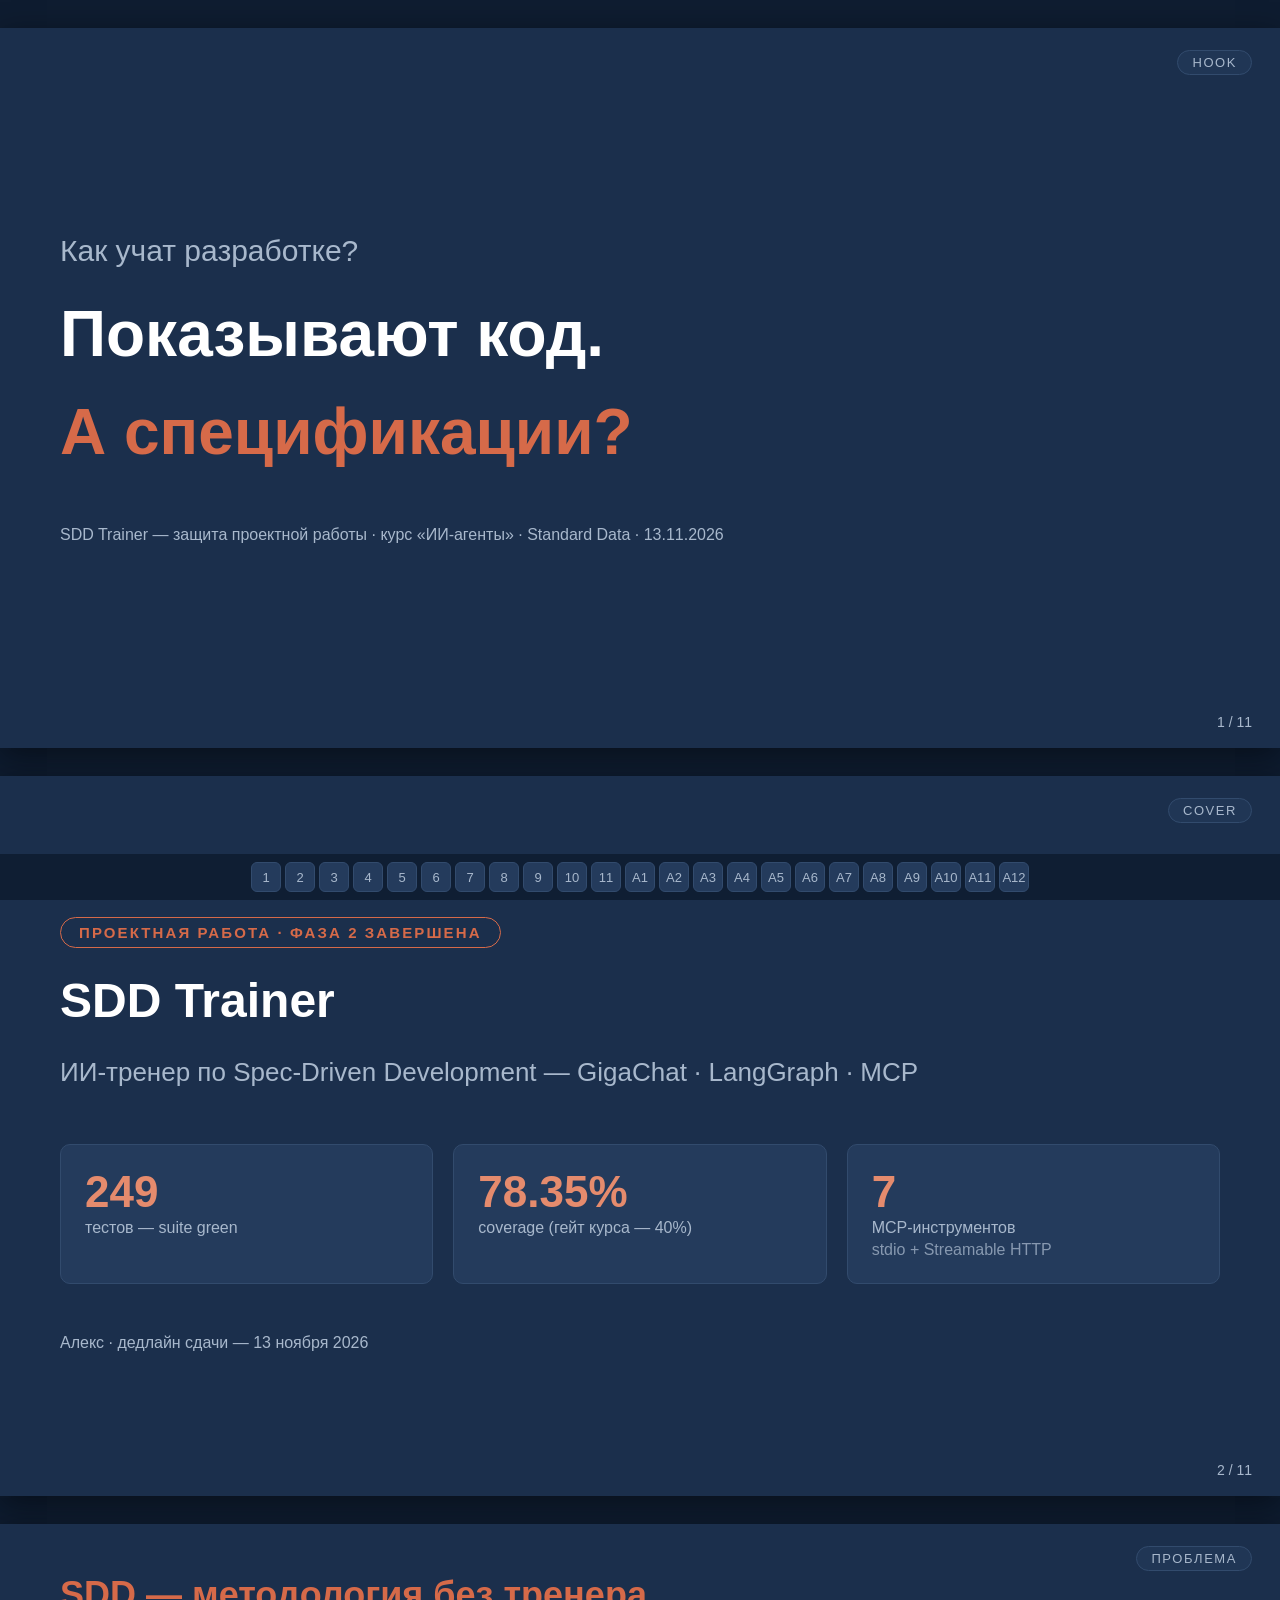
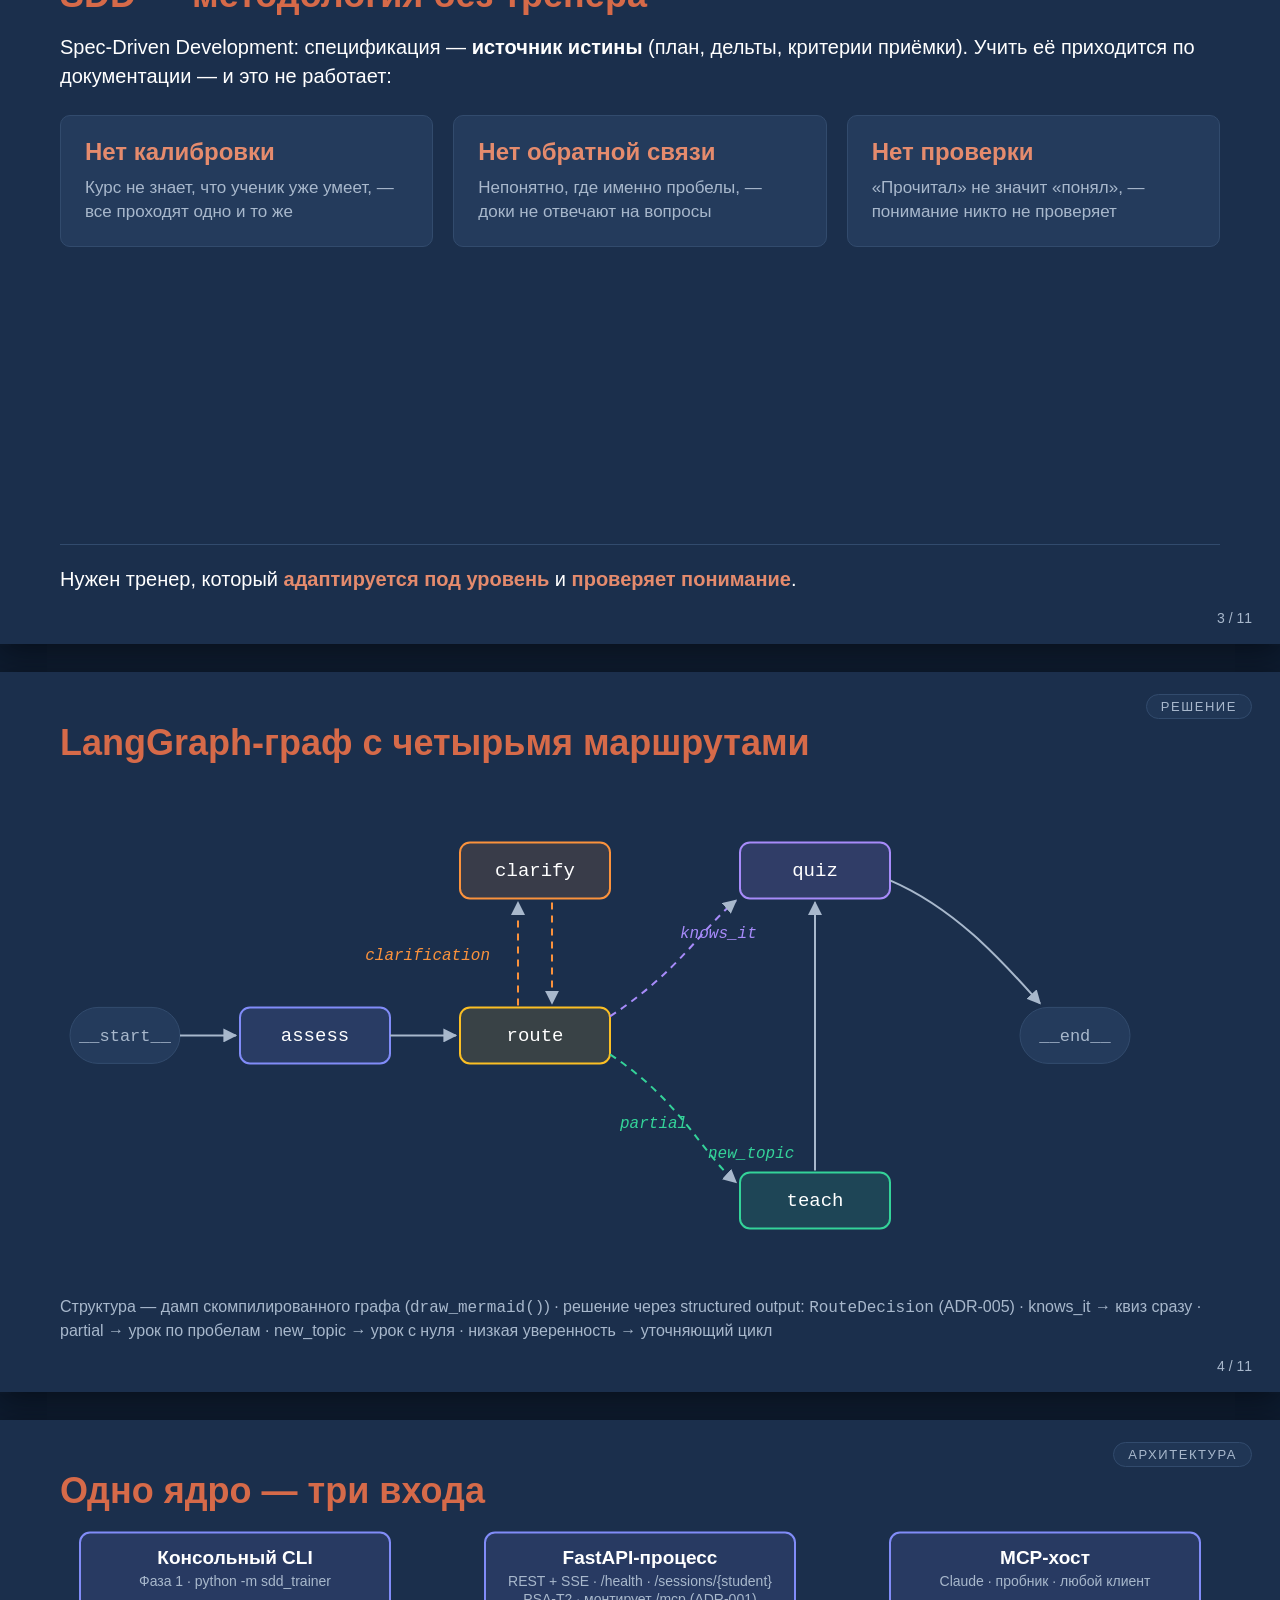
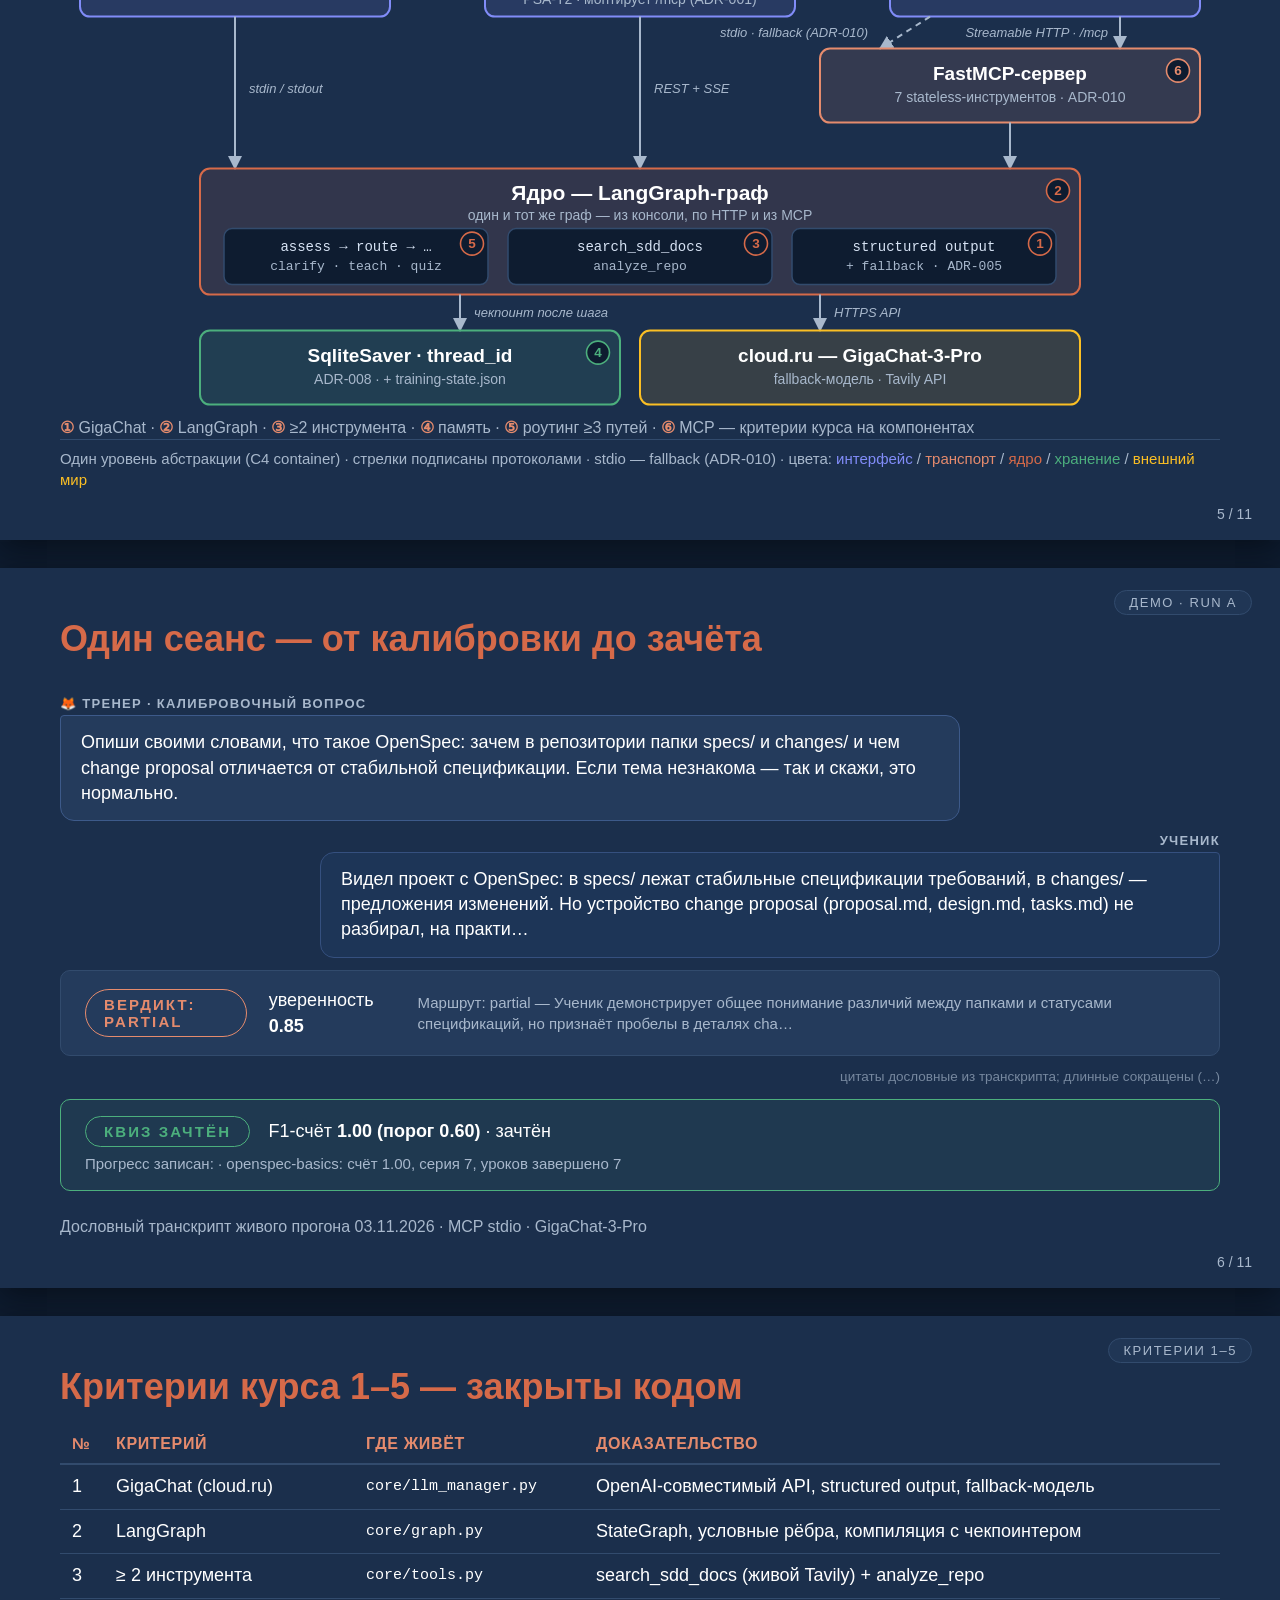
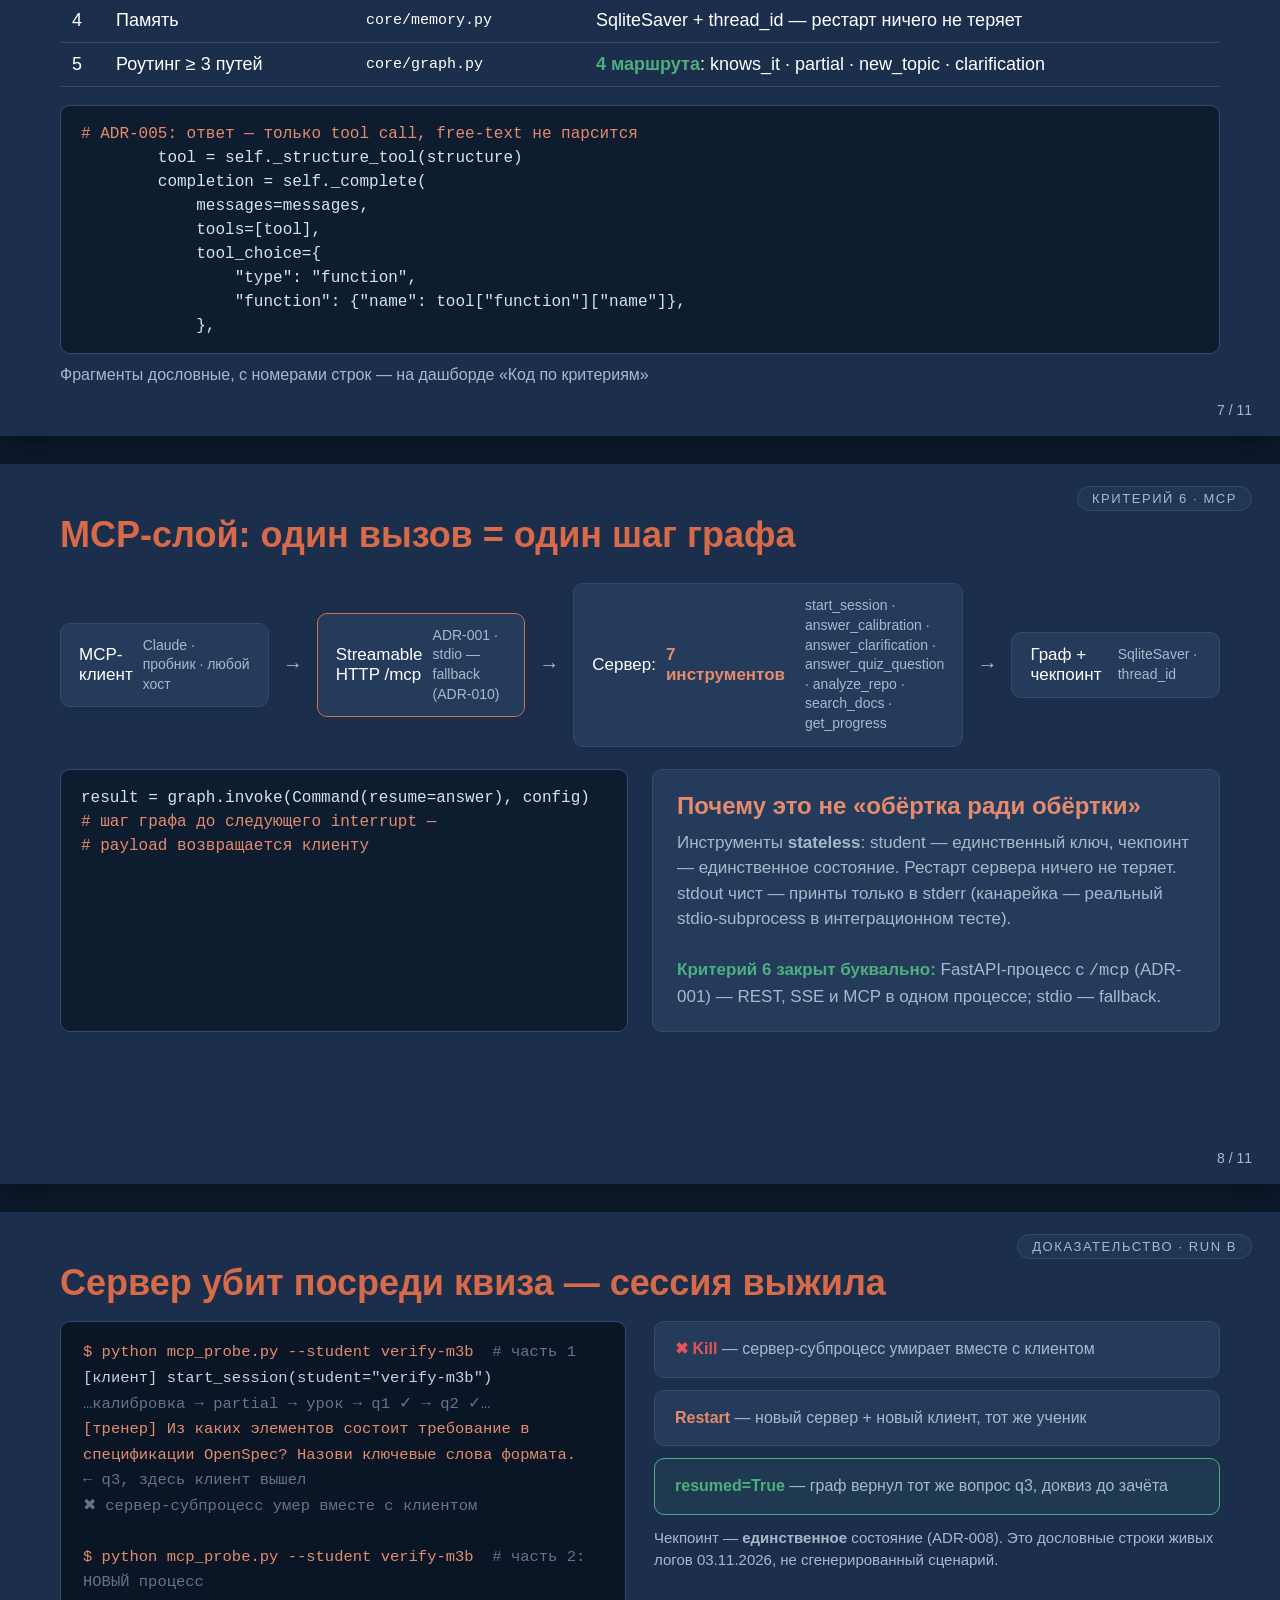
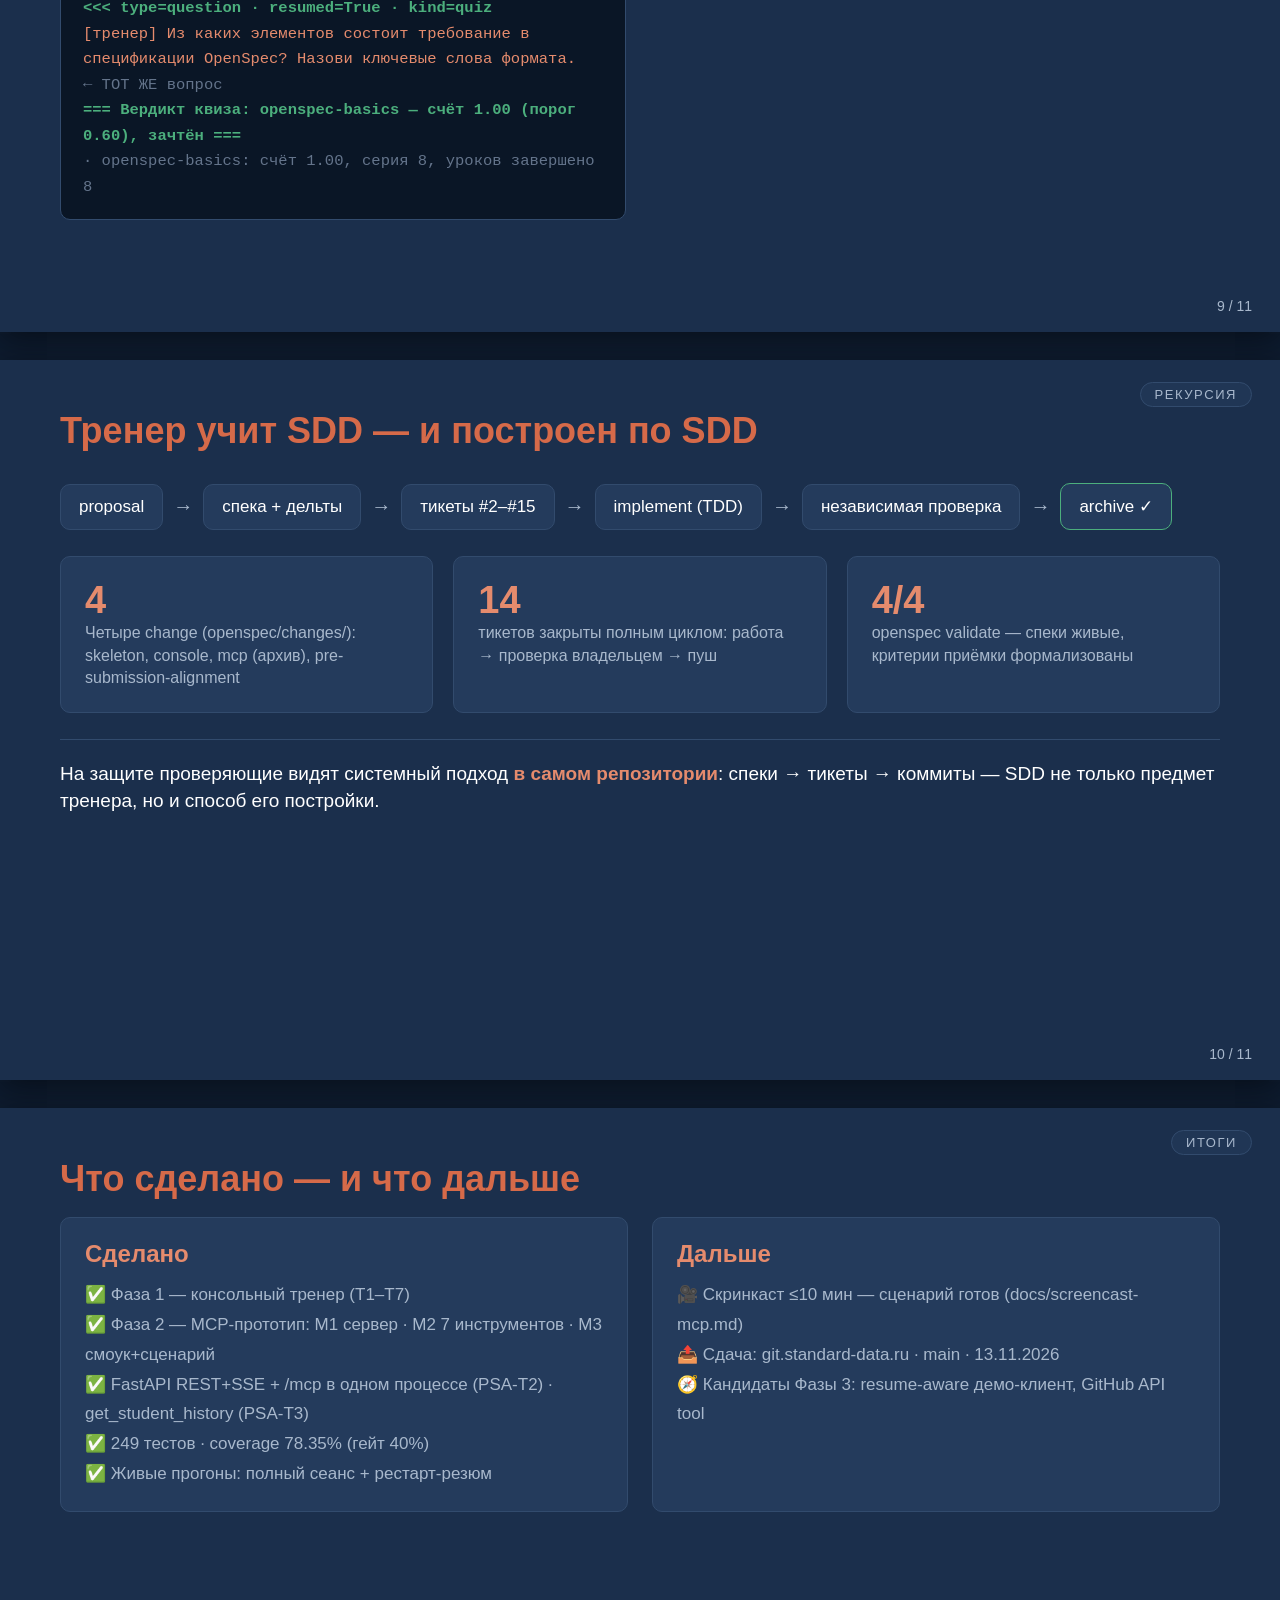
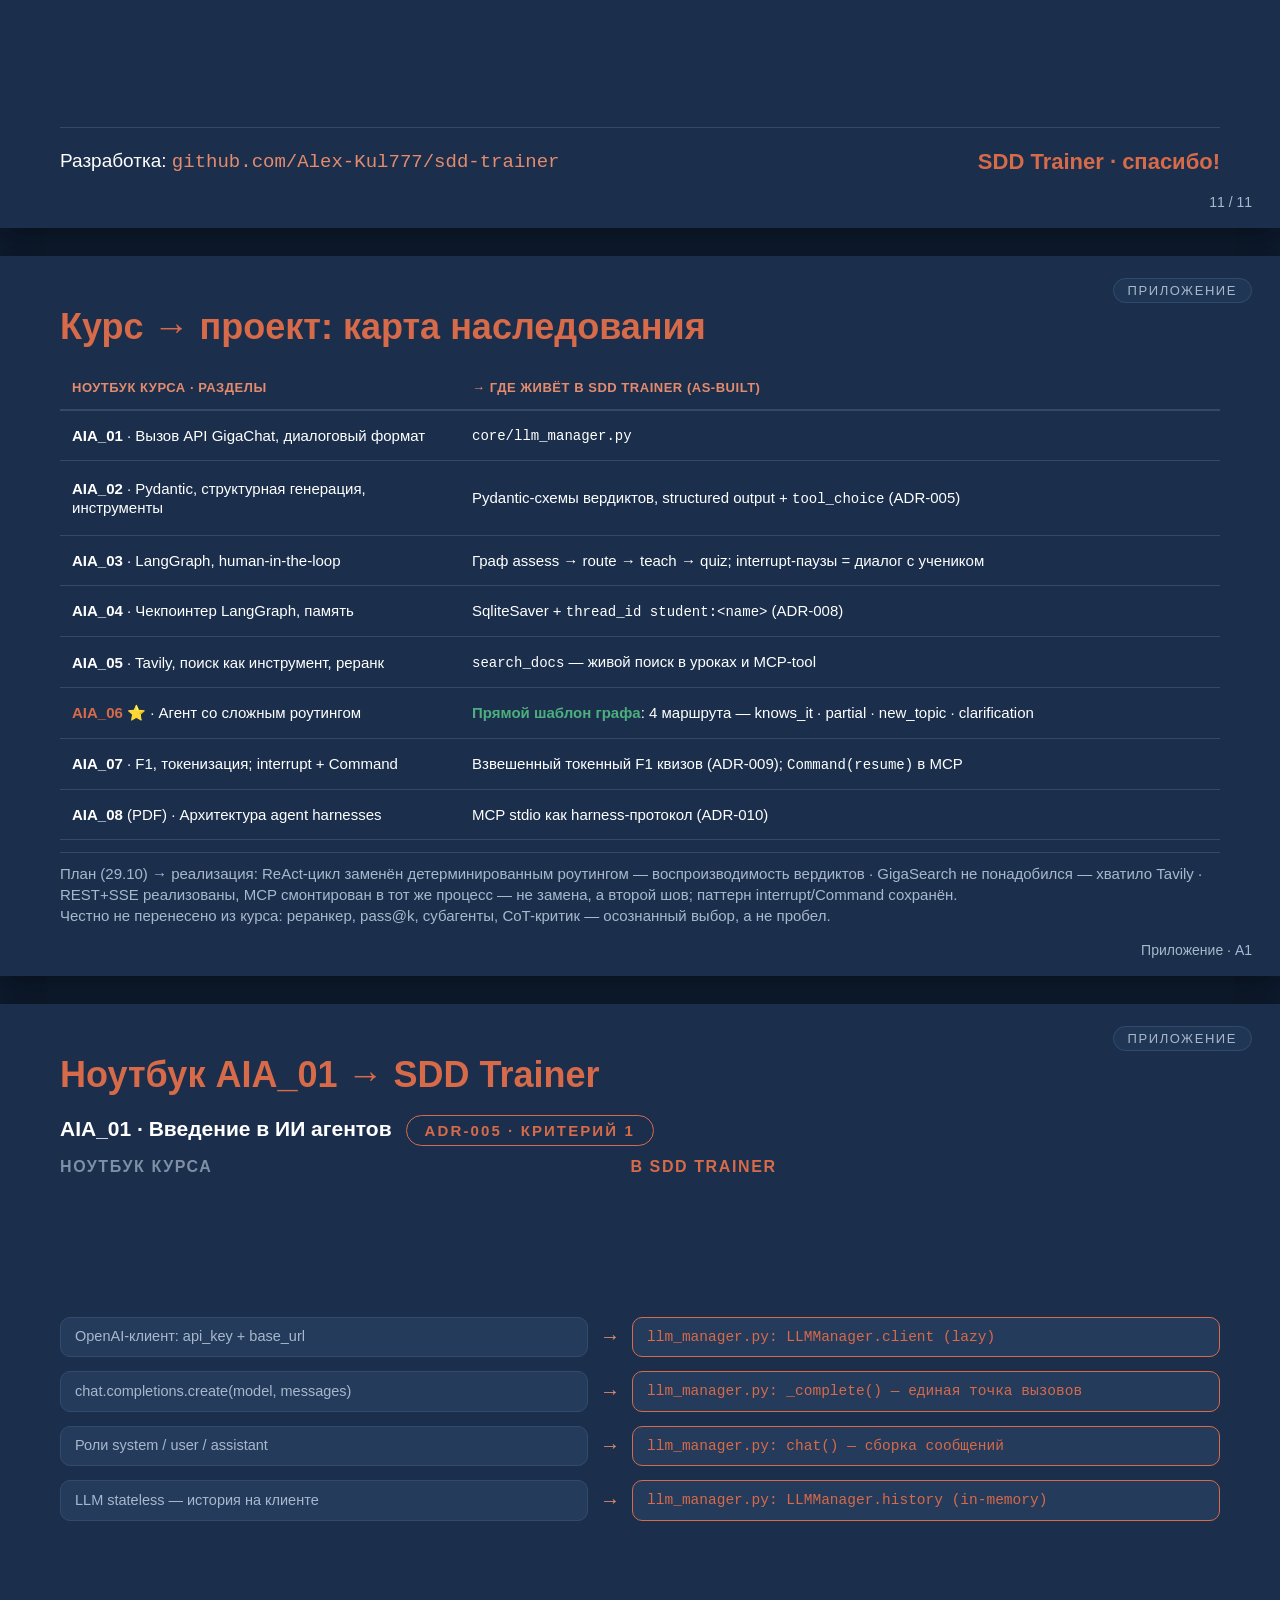
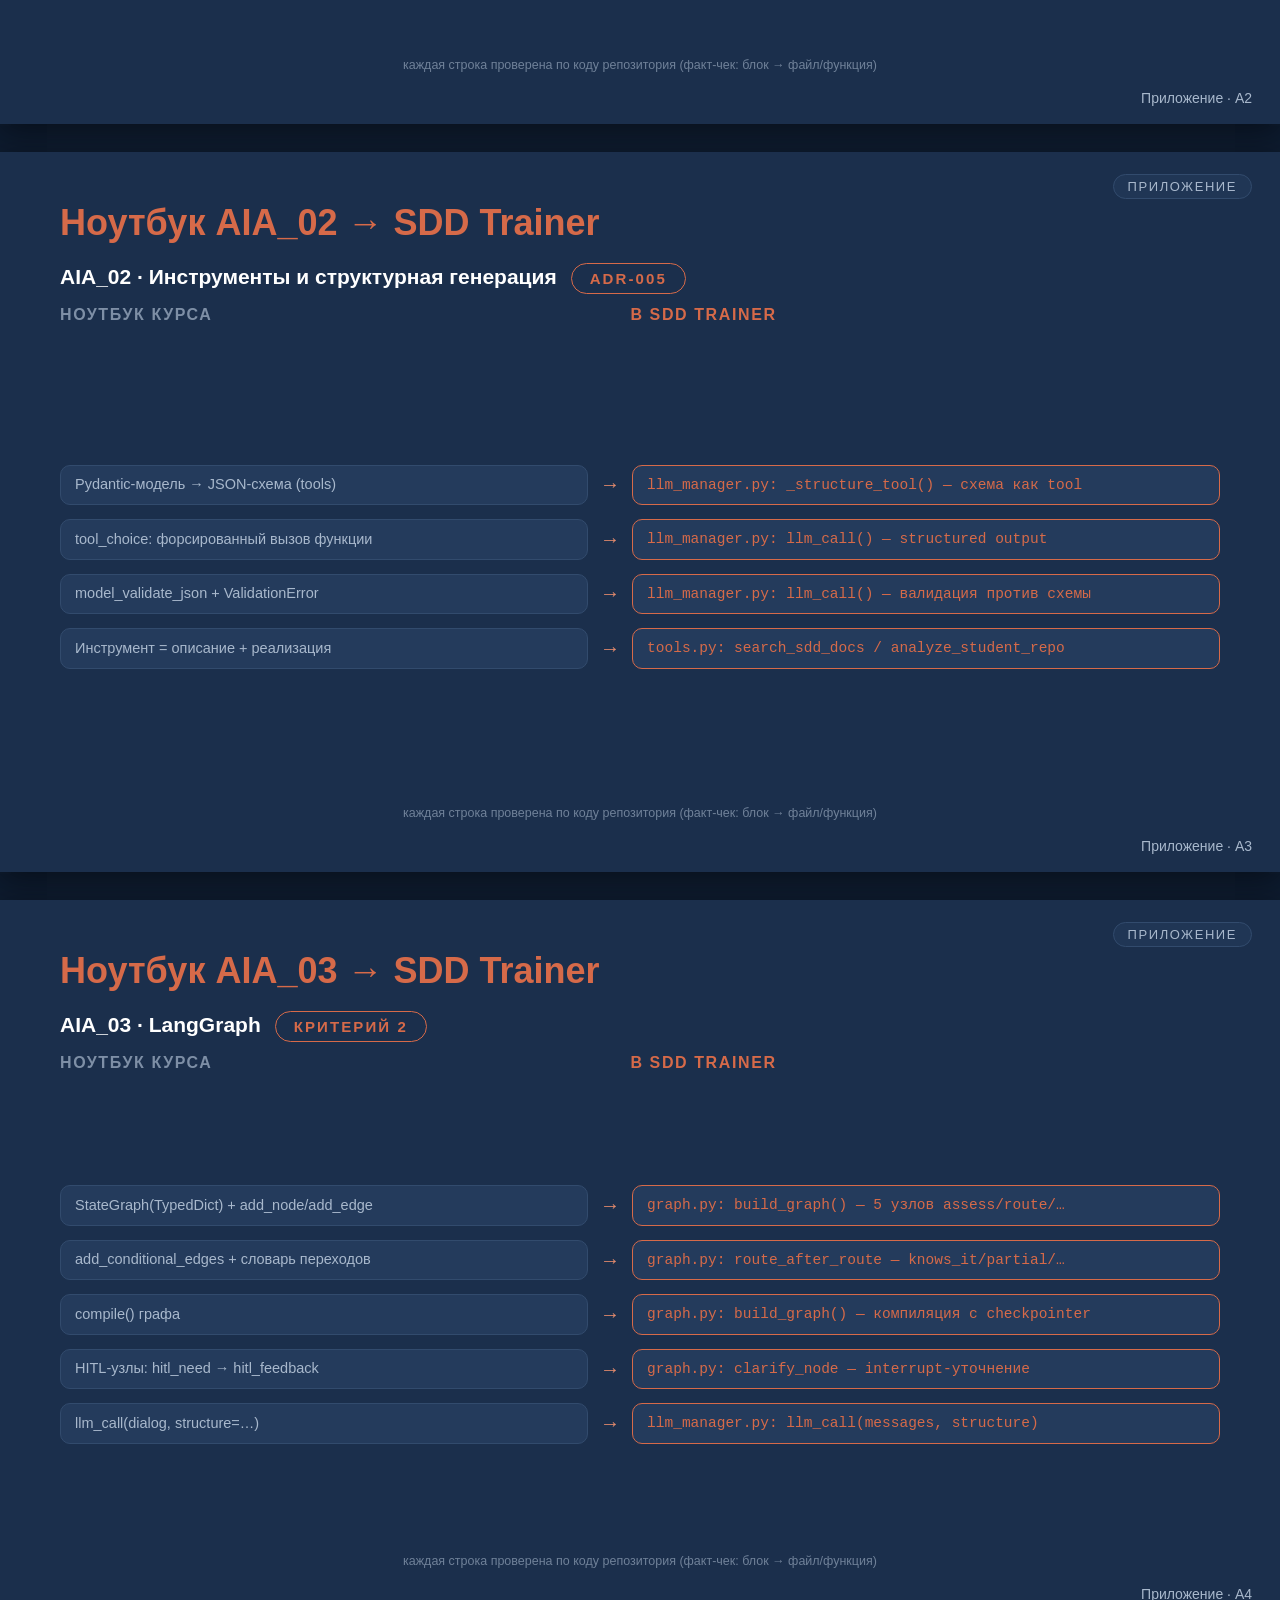
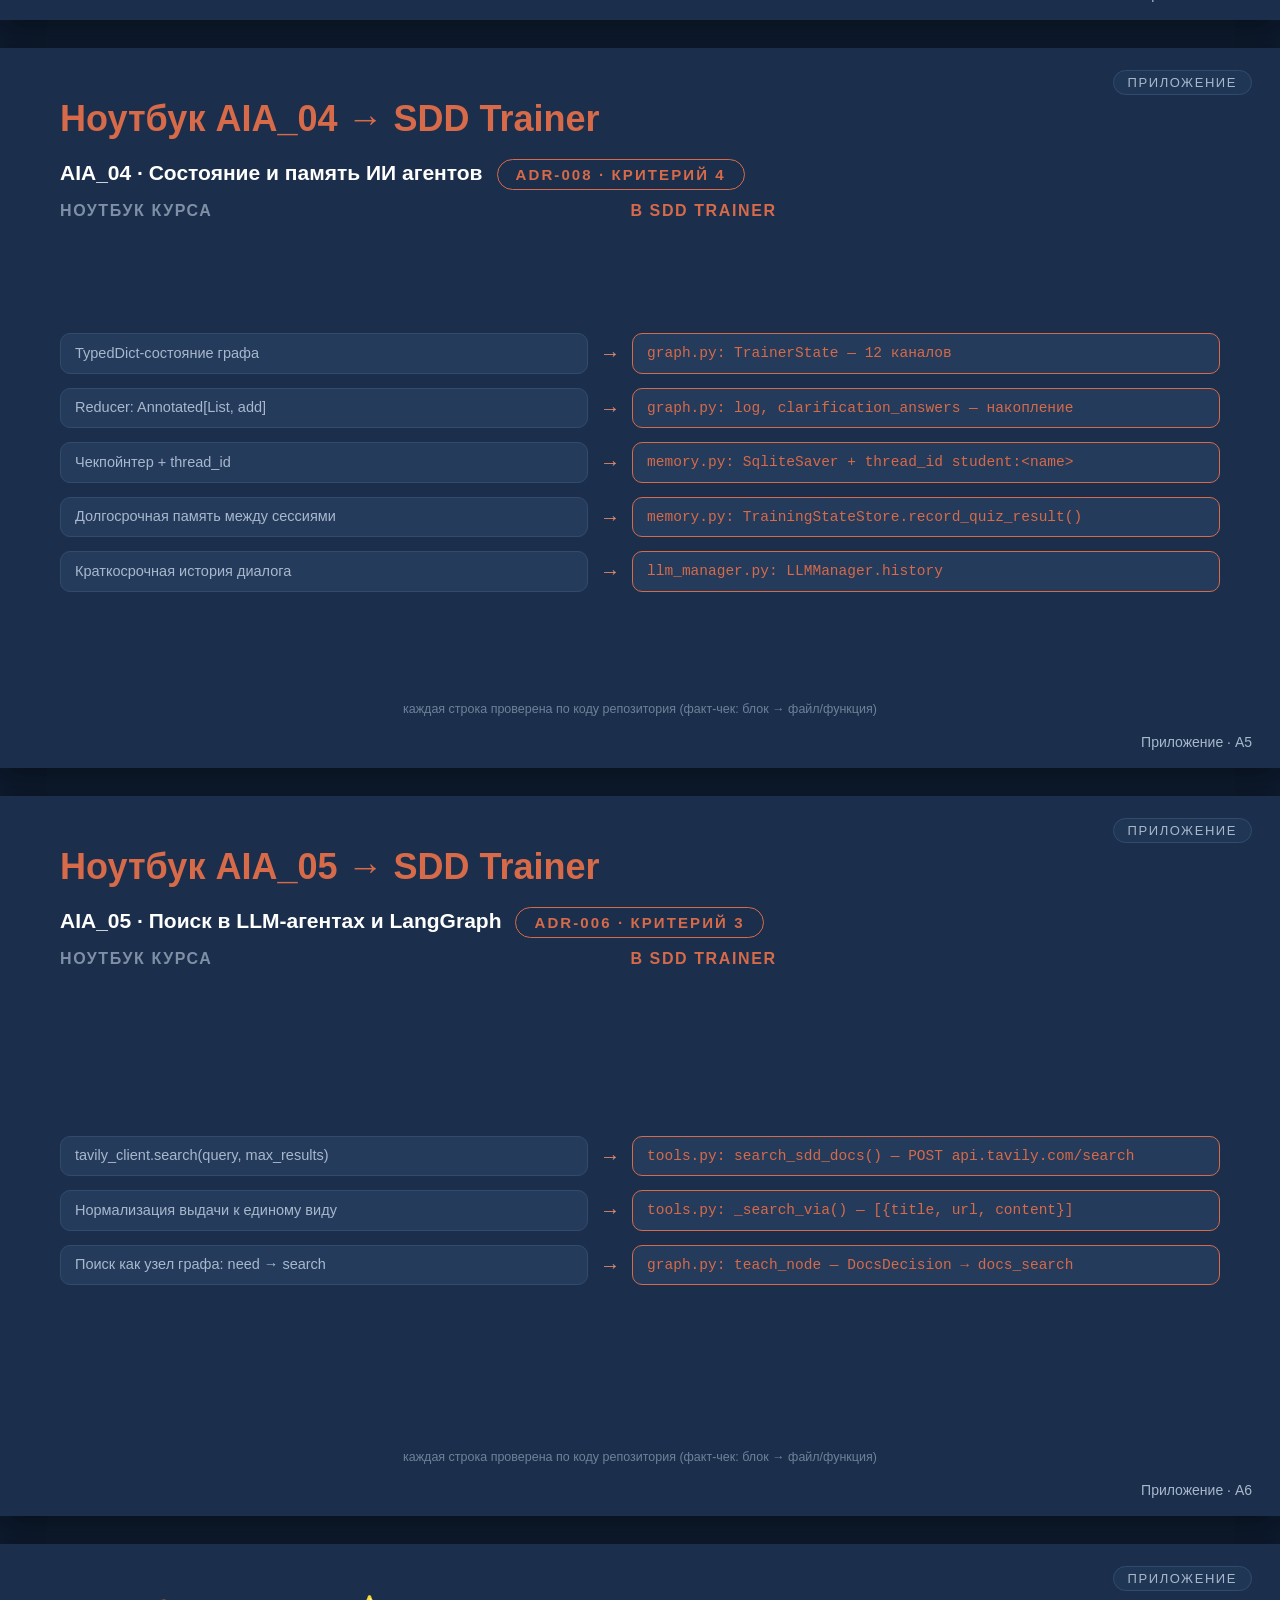
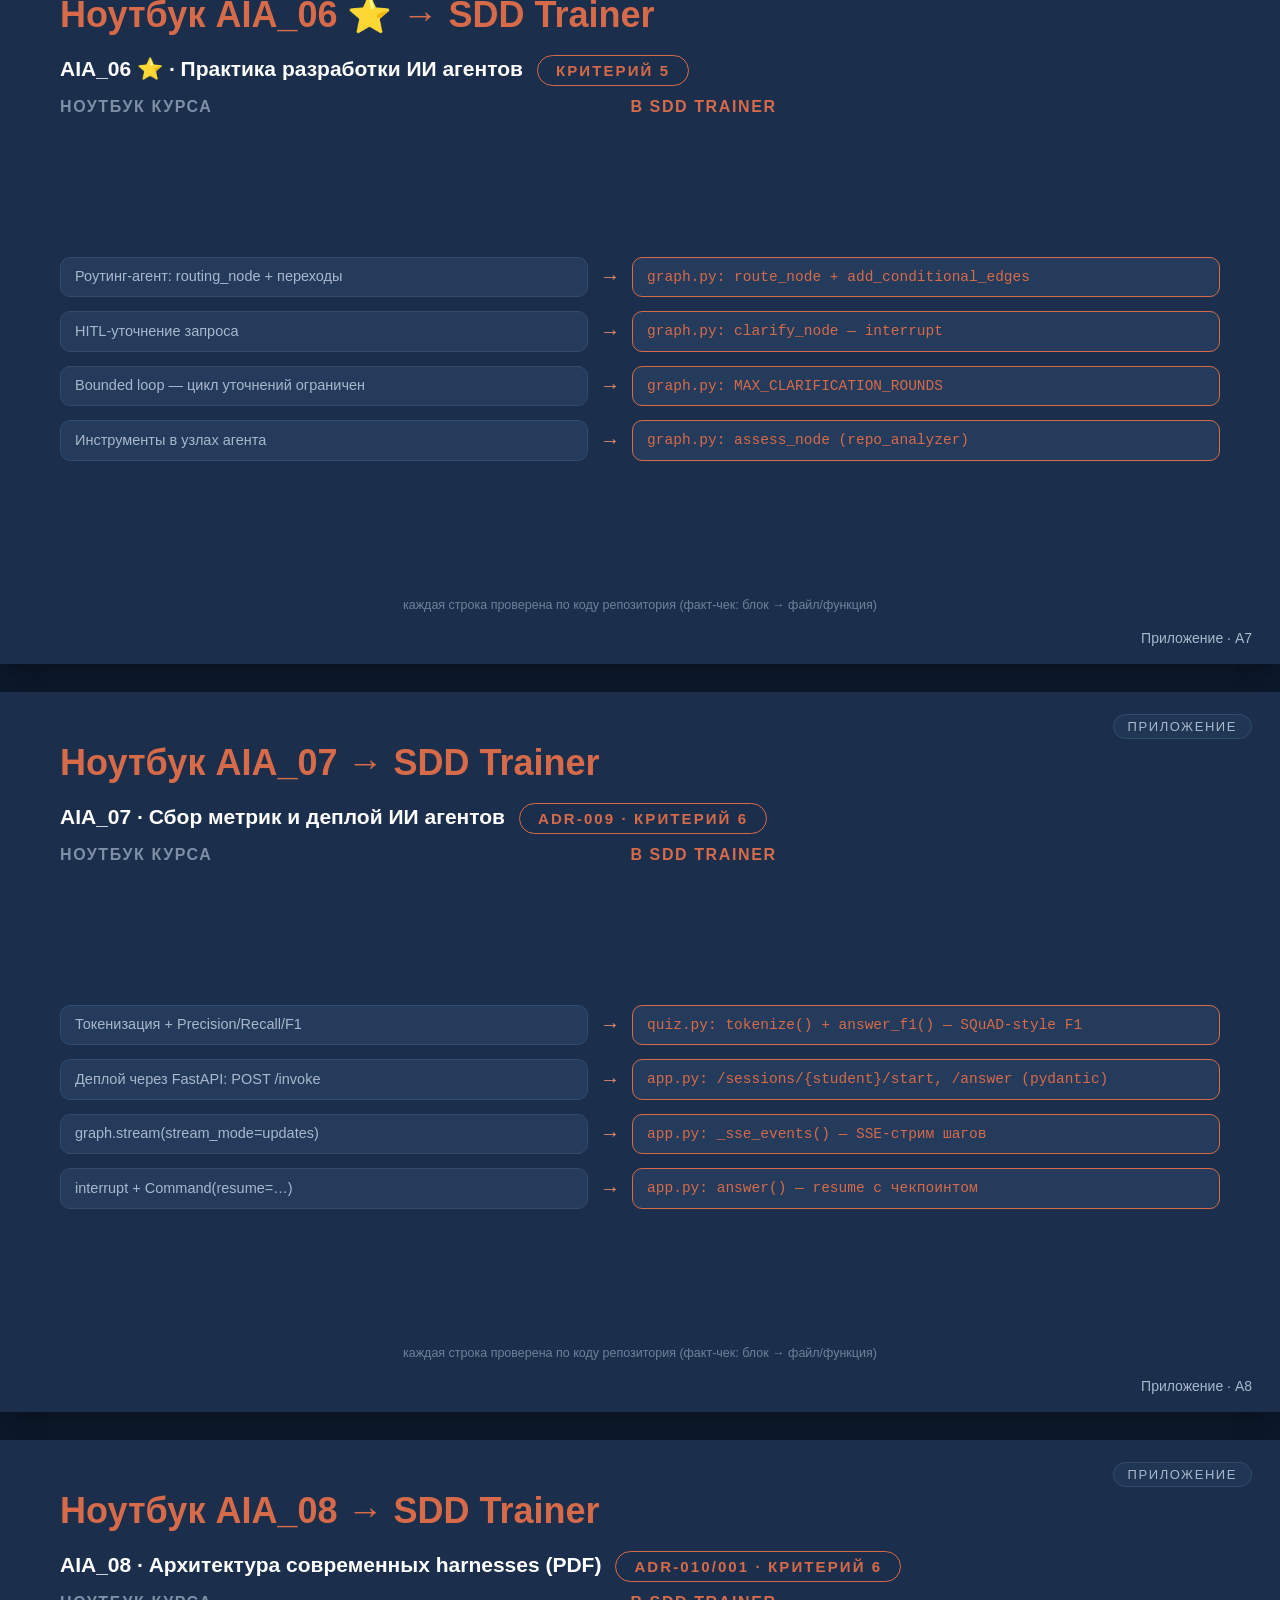
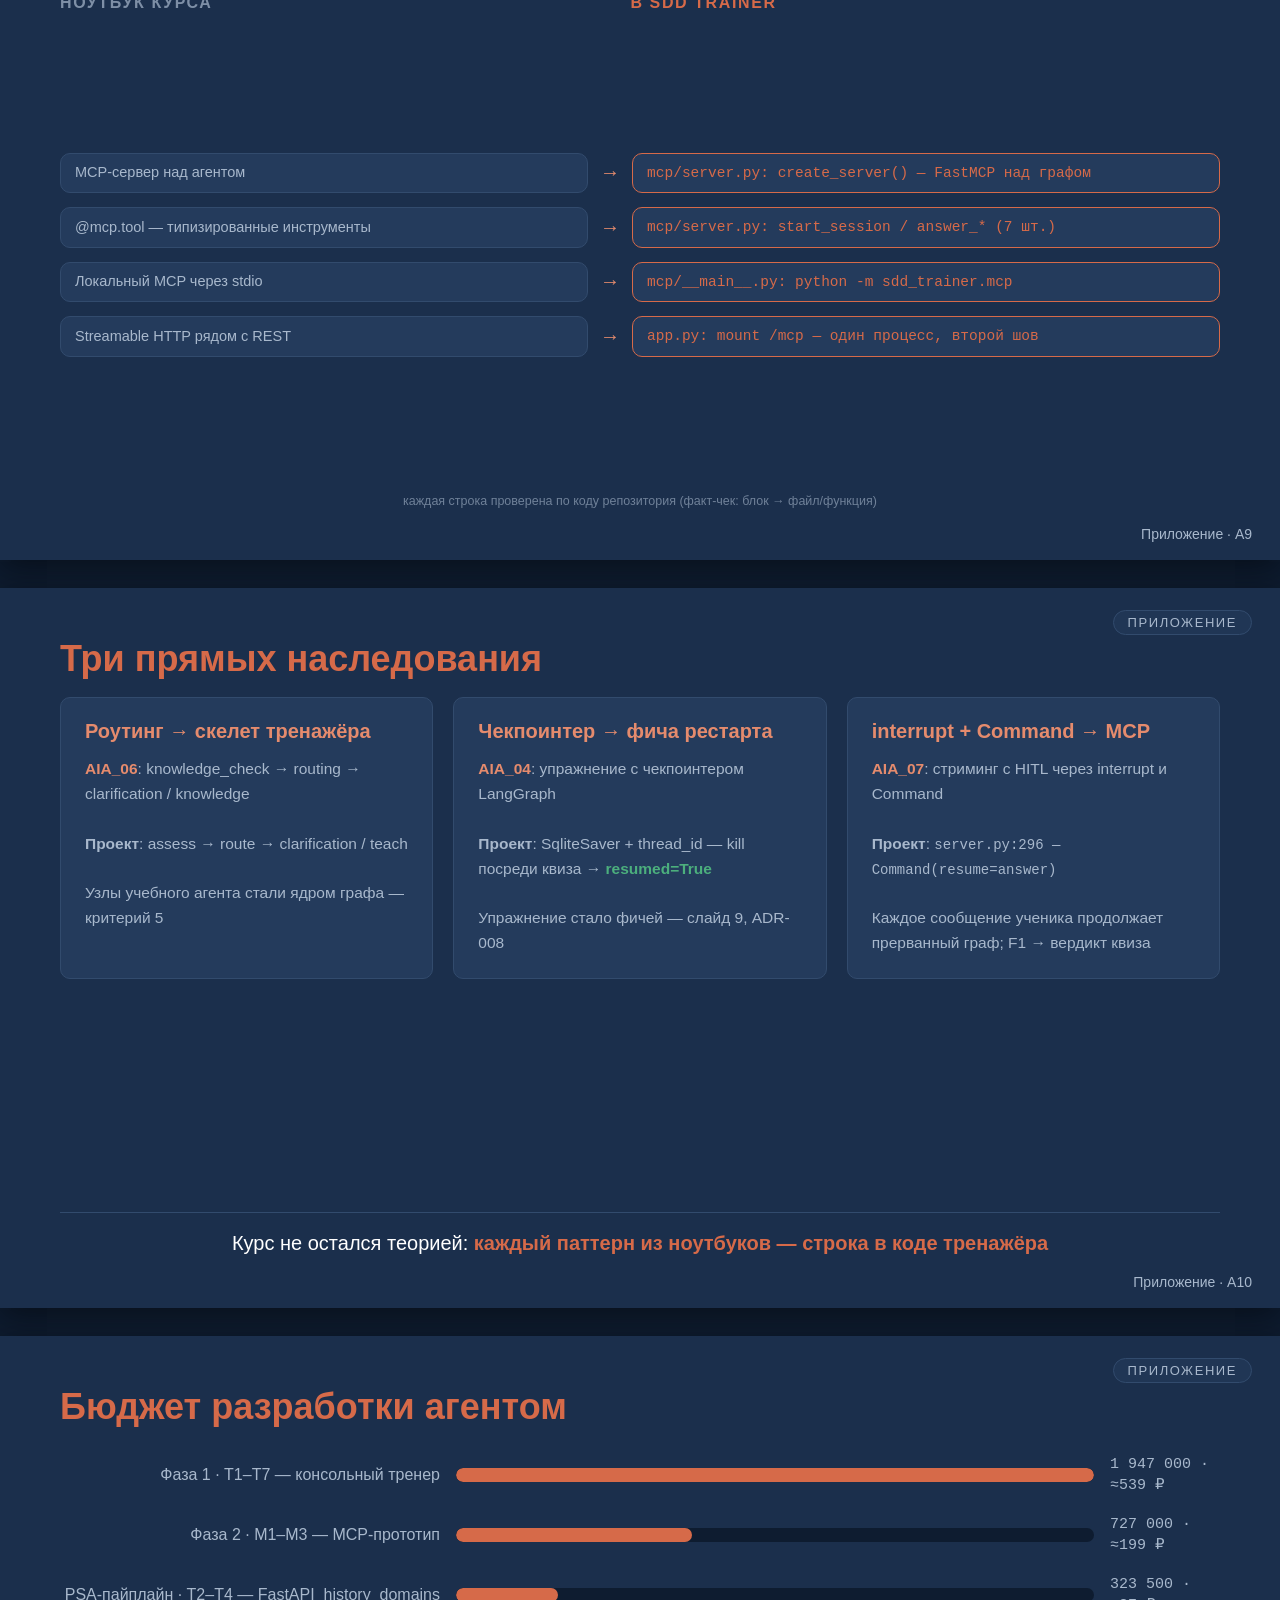
<file: docs/presentation/deck/presentation.html>
<!DOCTYPE html>
<html lang="ru">
<head>
<meta charset="UTF-8">
<meta name="viewport" content="width=device-width, initial-scale=1.0">
<title>SDD Trainer — защита проектной работы</title>
<style>
:root {
  --bg: #1B2F4C; --bg2: #243B5C; --primary: #D66A49; --accent: #E58B6D;
  --text: #FFFFFF; --muted: #A8B8CC; --border: #324B6D;
  --green: #4CAF7D; --red: #E5535B;
}
* { box-sizing: border-box; margin: 0; padding: 0; }
body { background: #0e1c30; font-family: -apple-system, 'Segoe UI', Roboto, 'PT Sans', sans-serif; color: var(--text); }
.deck { display: flex; flex-direction: column; align-items: center; gap: 28px; padding: 28px 0 90px; }
.slide {
  width: 1280px; height: 720px; flex: 0 0 auto; background: var(--bg);
  padding: 50px 60px; position: relative; overflow: hidden;
  display: flex; flex-direction: column; box-shadow: 0 8px 30px rgba(0,0,0,.45);
}
.slide-tag { position: absolute; top: 22px; right: 28px; font-size: 13px; letter-spacing: .12em;
  text-transform: uppercase; color: var(--muted); border: 1px solid var(--border);
  border-radius: 999px; padding: 4px 14px; background: rgba(36,59,92,.6); }
.slide-num { position: absolute; bottom: 18px; right: 28px; font-size: 14px; color: var(--muted);
  font-variant-numeric: tabular-nums; }
h1 { font-size: 48px; font-weight: 800; line-height: 1.12; }
h2 { font-size: 36px; font-weight: 700; color: var(--primary); line-height: 1.15; margin-bottom: 18px; }
h3 { font-size: 24px; font-weight: 600; color: var(--accent); }
.body-text { font-size: 20px; line-height: 1.45; }
.small { font-size: 16px; color: var(--muted); line-height: 1.4; }
.card { background: var(--bg2); border: 1px solid var(--border); border-radius: 10px; padding: 22px 24px; }
.grid2 { display: grid; grid-template-columns: 1fr 1fr; gap: 24px; }
.grid3 { display: grid; grid-template-columns: 1fr 1fr 1fr; gap: 20px; }
table { width: 100%; border-collapse: collapse; font-size: 18px; }
th { text-align: left; color: var(--accent); padding: 10px 12px; border-bottom: 2px solid var(--border); font-size: 16px; letter-spacing: .04em; text-transform: uppercase; }
td { padding: 10px 12px; border-bottom: 1px solid var(--border); line-height: 1.3; }
.mono { font-family: ui-monospace, 'Cascadia Code', Menlo, Consolas, monospace; }
.codeblock { background: #0e1c30; border: 1px solid var(--border); border-radius: 10px;
  padding: 16px 20px; font-family: ui-monospace, Menlo, Consolas, monospace;
  font-size: 16px; line-height: 1.5; color: #d7e3f4; white-space: pre; overflow: hidden; }
.codeblock .kw { color: var(--accent); }
.term { background: #0a1626; border: 1px solid var(--border); border-radius: 10px; padding: 18px 22px;
  font-family: ui-monospace, Menlo, Consolas, monospace; font-size: 15.5px; line-height: 1.65;
  color: #c3d2e5; white-space: pre-wrap; }
.term .ok { color: #4CAF7D; font-weight: 700; }
.term .cmd { color: #E58B6D; }
.term .dim { color: #64748b; }
.badge { display: inline-block; border: 1px solid var(--primary); color: var(--primary);
  border-radius: 999px; padding: 6px 18px; font-size: 15px; letter-spacing: .14em;
  text-transform: uppercase; font-weight: 700; }
.bubble { max-width: 900px; padding: 14px 20px; border-radius: 14px; font-size: 18px; line-height: 1.4; }
.bubble-trainer { background: var(--bg2); border: 1px solid #3d5a8a; border-top-left-radius: 4px; }
.bubble-student { background: #1d3557; border: 1px solid #35507f; border-top-right-radius: 4px; margin-left: auto; }
.who { font-size: 13px; font-weight: 700; text-transform: uppercase; letter-spacing: .1em; color: var(--muted); margin-bottom: 4px; }
.bar { height: 10px; background: #0e1c30; border-radius: 999px; overflow: hidden; }
.bar > div { height: 100%; background: var(--primary); border-radius: 999px; }
.chip { display: inline-flex; align-items: center; gap: 10px; background: var(--bg2);
  border: 1px solid var(--border); border-radius: 10px; padding: 12px 18px; font-size: 17px; }
.chip b { color: var(--accent); }
.arrow { color: var(--muted); font-size: 20px; }
.slide-nav { position: fixed; bottom: 0; left: 0; right: 0; display: flex; justify-content: center;
  gap: 4px; padding: 8px; z-index: 100; background: rgba(14,28,48,.85); }
.slide-nav button { width: 30px; height: 30px; border: 1px solid var(--border);
  background: var(--bg2); color: var(--muted); border-radius: 6px; cursor: pointer; font-size: 13px; }
.slide-nav button.active { background: var(--primary); color: #fff; border-color: var(--primary); }
@media print {
  body { background: #fff; }
  .deck { gap: 0; padding: 0; }
  .slide { box-shadow: none; page-break-after: always; }
  .slide-nav { display: none; }
}
</style>
</head>
<body>
<div class="deck">
<div class="slide" id="slide-1"><div class="slide-tag">hook</div>
<div style="flex:1; display:flex; flex-direction:column; justify-content:center; gap:26px">
  <div class="body-text" style="font-size:30px; color:var(--muted)">Как учат разработке?</div>
  <h1 style="font-size:64px">Показывают код.</h1>
  <h1 style="font-size:64px; color:var(--primary)">А спецификации?</h1>
  <div class="small" style="margin-top:30px">SDD Trainer — защита проектной работы · курс «ИИ-агенты» · Standard Data · 13.11.2026</div>
</div><div class="slide-num">1 / 11</div></div><div class="slide" id="slide-2"><div class="slide-tag">cover</div>
<div style="flex:1; display:flex; flex-direction:column; justify-content:center; gap:26px">
  <div><span class="badge">Проектная работа · Фаза 2 завершена</span></div>
  <h1>SDD Trainer</h1>
  <div class="body-text" style="font-size:26px; color:var(--muted)">
    ИИ-тренер по Spec-Driven Development — GigaChat · LangGraph · MCP</div>
  <div class="grid3" style="margin-top:26px">
    <div class="card"><div style="font-size:44px; font-weight:800; color:var(--accent)">249</div>
      <div class="small">тестов — suite green</div></div>
    <div class="card"><div style="font-size:44px; font-weight:800; color:var(--accent)">78.35%</div>
      <div class="small">coverage (гейт курса — 40%)</div></div>
    <div class="card"><div style="font-size:44px; font-weight:800; color:var(--accent)">7</div>
      <div class="small">MCP-инструментов<br><span style="opacity:.75">stdio + Streamable HTTP</span></div></div>
  </div>
  <div class="small" style="margin-top:22px">Алекс · дедлайн сдачи — 13 ноября 2026</div>
</div><div class="slide-num">2 / 11</div></div><div class="slide" id="slide-3"><div class="slide-tag">проблема</div>
<h2>SDD — методология без тренера</h2>
<div class="body-text" style="margin-bottom:24px">
  Spec-Driven Development: спецификация — <b>источник истины</b> (план, дельты, критерии приёмки).
  Учить её приходится по документации — и это не работает:</div>
<div class="grid3" style="flex:1; align-content:start">
  <div class="card"><h3>Нет калибровки</h3>
    <div class="small" style="margin-top:10px; font-size:17px">Курс не знает, что ученик уже умеет, —
    все проходят одно и то же</div></div>
  <div class="card"><h3>Нет обратной связи</h3>
    <div class="small" style="margin-top:10px; font-size:17px">Непонятно, где именно пробелы, —
    доки не отвечают на вопросы</div></div>
  <div class="card"><h3>Нет проверки</h3>
    <div class="small" style="margin-top:10px; font-size:17px">«Прочитал» не значит «понял», —
    понимание никто не проверяет</div></div>
</div>
<div class="body-text" style="margin-top:8px; border-top:1px solid var(--border); padding-top:20px">
  Нужен тренер, который <b style="color:var(--accent)">адаптируется под уровень</b> и
  <b style="color:var(--accent)">проверяет понимание</b>.</div><div class="slide-num">3 / 11</div></div><div class="slide" id="slide-4"><div class="slide-tag">решение</div>
<h2>LangGraph-граф с четырьмя маршрутами</h2>
<svg viewBox="0 0 1160 430" style="width:100%; flex:1" font-family="ui-monospace,Menlo,Consolas,monospace">
  <defs>
    <marker id="ah" viewBox="0 0 10 10" refX="9" refY="5" markerWidth="7" markerHeight="7" orient="auto-start-reverse">
      <path d="M0,0 L10,5 L0,10 z" fill="#A8B8CC"/></marker>
  </defs>
  <rect x="10" y="187" width="110" height="56" rx="28" fill="#243B5C" stroke="#324B6D"/>
  <text x="65" y="221" text-anchor="middle" fill="#A8B8CC" font-size="17">__start__</text>
  <rect x="180" y="187" width="150" height="56" rx="10" fill="rgba(129,140,248,.14)" stroke="#818cf8" stroke-width="2"/>
  <text x="255" y="221" text-anchor="middle" fill="#fff" font-size="19">assess</text>
  <rect x="400" y="187" width="150" height="56" rx="10" fill="rgba(251,191,36,.13)" stroke="#fbbf24" stroke-width="2"/>
  <text x="475" y="221" text-anchor="middle" fill="#fff" font-size="19">route</text>
  <rect x="400" y="22" width="150" height="56" rx="10" fill="rgba(251,146,60,.13)" stroke="#fb923c" stroke-width="2"/>
  <text x="475" y="56" text-anchor="middle" fill="#fff" font-size="19">clarify</text>
  <rect x="680" y="352" width="150" height="56" rx="10" fill="rgba(52,211,153,.13)" stroke="#34d399" stroke-width="2"/>
  <text x="755" y="386" text-anchor="middle" fill="#fff" font-size="19">teach</text>
  <rect x="680" y="22" width="150" height="56" rx="10" fill="rgba(167,139,250,.15)" stroke="#a78bfa" stroke-width="2"/>
  <text x="755" y="56" text-anchor="middle" fill="#fff" font-size="19">quiz</text>
  <rect x="960" y="187" width="110" height="56" rx="28" fill="#243B5C" stroke="#324B6D"/>
  <text x="1015" y="221" text-anchor="middle" fill="#A8B8CC" font-size="17">__end__</text>

  <line x1="120" y1="215" x2="176" y2="215" stroke="#A8B8CC" stroke-width="2" marker-end="url(#ah)"/>
  <line x1="330" y1="215" x2="396" y2="215" stroke="#A8B8CC" stroke-width="2" marker-end="url(#ah)"/>
  <line x1="458" y1="185" x2="458" y2="82" stroke="#fb923c" stroke-width="2" stroke-dasharray="7 6" marker-end="url(#ah)"/>
  <line x1="492" y1="82" x2="492" y2="183" stroke="#fb923c" stroke-width="2" stroke-dasharray="7 6" marker-end="url(#ah)"/>
  <path d="M550,196 C620,150 640,110 676,80" fill="none" stroke="#a78bfa" stroke-width="2" stroke-dasharray="7 6" marker-end="url(#ah)"/>
  <path d="M550,234 C620,280 640,330 676,362" fill="none" stroke="#34d399" stroke-width="2" stroke-dasharray="7 6" marker-end="url(#ah)"/>
  <line x1="755" y1="350" x2="755" y2="82" stroke="#A8B8CC" stroke-width="2" marker-end="url(#ah)"/>
  <path d="M830,60 C900,90 950,150 980,183" fill="none" stroke="#A8B8CC" stroke-width="2" marker-end="url(#ah)"/>

  <text x="430" y="140" text-anchor="end" fill="#fb923c" font-size="16" font-style="italic">clarification</text>
  <text x="620" y="118" fill="#a78bfa" font-size="16" font-style="italic">knows_it</text>
  <text x="560" y="308" fill="#34d399" font-size="16" font-style="italic">partial</text>
  <text x="648" y="338" fill="#34d399" font-size="16" font-style="italic">new_topic</text>
</svg>
<div class="small" style="margin-top:6px">
  Структура — дамп скомпилированного графа (<span class="mono">draw_mermaid()</span>) ·
  решение через structured output: <span class="mono">RouteDecision</span> (ADR-005) ·
  knows_it → квиз сразу · partial → урок по пробелам · new_topic → урок с нуля ·
  низкая уверенность → уточняющий цикл</div><div class="slide-num">4 / 11</div></div><div class="slide" id="slide-5"><div class="slide-tag">архитектура</div>
<h2>Одно ядро — три входа</h2>
<svg viewBox="0 0 1160 472" style="width:100%; flex:1"><defs><marker id="aha" viewBox="0 0 10 10" refX="9" refY="5" markerWidth="7" markerHeight="7" orient="auto-start-reverse"><path d="M0,0 L10,5 L0,10 z" fill="#A8B8CC"/></marker></defs><rect x="20" y="0" width="310" height="84" rx="10" fill="#818cf8" fill-opacity="0.12" stroke="#818cf8" stroke-width="2"/><text x="175.0" y="31" text-anchor="middle" font-size="19" font-weight="700" fill="#fff">Консольный CLI</text><text x="175.0" y="53" text-anchor="middle" font-size="14" fill="#A8B8CC">Фаза 1 · python -m sdd_trainer</text><rect x="425" y="0" width="310" height="84" rx="10" fill="#818cf8" fill-opacity="0.12" stroke="#818cf8" stroke-width="2"/><text x="580.0" y="31" text-anchor="middle" font-size="19" font-weight="700" fill="#fff">FastAPI-процесс</text><text x="580.0" y="53" text-anchor="middle" font-size="14" fill="#A8B8CC">REST + SSE · /health · /sessions/{student}</text><text x="580.0" y="71" text-anchor="middle" font-size="14" fill="#A8B8CC">PSA-T2 · монтирует /mcp (ADR-001)</text><rect x="830" y="0" width="310" height="84" rx="10" fill="#818cf8" fill-opacity="0.12" stroke="#818cf8" stroke-width="2"/><text x="985.0" y="31" text-anchor="middle" font-size="19" font-weight="700" fill="#fff">MCP-хост</text><text x="985.0" y="53" text-anchor="middle" font-size="14" fill="#A8B8CC">Claude · пробник · любой клиент</text><line x1="175" y1="84" x2="175" y2="236" stroke="#A8B8CC" stroke-width="2" marker-end="url(#aha)"/><text x="189" y="160" font-size="13" font-style="italic" fill="#A8B8CC">stdin / stdout</text><line x1="580" y1="84" x2="580" y2="236" stroke="#A8B8CC" stroke-width="2" marker-end="url(#aha)"/><text x="594" y="160" font-size="13" font-style="italic" fill="#A8B8CC">REST + SSE</text><line x1="1060" y1="84" x2="1060" y2="116" stroke="#A8B8CC" stroke-width="2" marker-end="url(#aha)"/><text x="1048" y="104" text-anchor="end" font-size="13" font-style="italic" fill="#A8B8CC">Streamable HTTP · /mcp</text><line x1="870" y1="84" x2="820" y2="116" stroke="#A8B8CC" stroke-width="2" stroke-dasharray="6 5" marker-end="url(#aha)"/><text x="808" y="104" text-anchor="end" font-size="13" font-style="italic" fill="#A8B8CC">stdio · fallback (ADR-010)</text><rect x="760" y="116" width="380" height="74" rx="10" fill="#E58B6D" fill-opacity="0.12" stroke="#E58B6D" stroke-width="2"/><text x="950.0" y="147" text-anchor="middle" font-size="19" font-weight="700" fill="#fff">FastMCP-сервер</text><text x="950.0" y="169" text-anchor="middle" font-size="14" fill="#A8B8CC">7 stateless-инструментов · ADR-010</text><circle cx="1118" cy="138" r="11.5" fill="#0e1c30" stroke="#E58B6D" stroke-width="1.6"/><text x="1118" y="142.5" text-anchor="middle" font-size="13.5" font-weight="700" fill="#E58B6D">6</text><line x1="950" y1="190" x2="950" y2="236" stroke="#A8B8CC" stroke-width="2" marker-end="url(#aha)"/><rect x="140" y="236" width="880" height="126" rx="10" fill="#D66A49" fill-opacity="0.12" stroke="#D66A49" stroke-width="2"/><text x="580.0" y="267" text-anchor="middle" font-size="21" font-weight="700" fill="#fff">Ядро — LangGraph-граф</text><circle cx="998" cy="258" r="11.5" fill="#0e1c30" stroke="#D66A49" stroke-width="1.6"/><text x="998" y="262.5" text-anchor="middle" font-size="13.5" font-weight="700" fill="#D66A49">2</text><text x="580" y="287" text-anchor="middle" font-size="14" fill="#A8B8CC">один и тот же граф — из консоли, по HTTP и из MCP</text><rect x="164" y="296" width="264" height="56" rx="8" fill="#0e1c30" stroke="#324B6D" stroke-width="1.5"/><text x="296.0" y="318" text-anchor="middle" font-size="14" fill="#d7e3f4" style="font-family:ui-monospace,Menlo,Consolas,monospace">assess → route → …</text><text x="296.0" y="337" text-anchor="middle" font-size="13" fill="#A8B8CC" style="font-family:ui-monospace,Menlo,Consolas,monospace">clarify · teach · quiz</text><circle cx="412" cy="311" r="11.5" fill="#0e1c30" stroke="#D66A49" stroke-width="1.6"/><text x="412" y="315.5" text-anchor="middle" font-size="13.5" font-weight="700" fill="#D66A49">5</text><rect x="448" y="296" width="264" height="56" rx="8" fill="#0e1c30" stroke="#324B6D" stroke-width="1.5"/><text x="580.0" y="318" text-anchor="middle" font-size="14" fill="#d7e3f4" style="font-family:ui-monospace,Menlo,Consolas,monospace">search_sdd_docs</text><text x="580.0" y="337" text-anchor="middle" font-size="13" fill="#A8B8CC" style="font-family:ui-monospace,Menlo,Consolas,monospace">analyze_repo</text><circle cx="696" cy="311" r="11.5" fill="#0e1c30" stroke="#D66A49" stroke-width="1.6"/><text x="696" y="315.5" text-anchor="middle" font-size="13.5" font-weight="700" fill="#D66A49">3</text><rect x="732" y="296" width="264" height="56" rx="8" fill="#0e1c30" stroke="#324B6D" stroke-width="1.5"/><text x="864.0" y="318" text-anchor="middle" font-size="14" fill="#d7e3f4" style="font-family:ui-monospace,Menlo,Consolas,monospace">structured output</text><text x="864.0" y="337" text-anchor="middle" font-size="13" fill="#A8B8CC" style="font-family:ui-monospace,Menlo,Consolas,monospace">+ fallback · ADR-005</text><circle cx="980" cy="311" r="11.5" fill="#0e1c30" stroke="#D66A49" stroke-width="1.6"/><text x="980" y="315.5" text-anchor="middle" font-size="13.5" font-weight="700" fill="#D66A49">1</text><line x1="400" y1="362" x2="400" y2="398" stroke="#A8B8CC" stroke-width="2" marker-end="url(#aha)"/><text x="414" y="384" font-size="13" font-style="italic" fill="#A8B8CC">чекпоинт после шага</text><line x1="760" y1="362" x2="760" y2="398" stroke="#A8B8CC" stroke-width="2" marker-end="url(#aha)"/><text x="774" y="384" font-size="13" font-style="italic" fill="#A8B8CC">HTTPS API</text><rect x="140" y="398" width="420" height="74" rx="10" fill="#4CAF7D" fill-opacity="0.12" stroke="#4CAF7D" stroke-width="2"/><text x="350.0" y="429" text-anchor="middle" font-size="19" font-weight="700" fill="#fff">SqliteSaver · thread_id</text><text x="350.0" y="451" text-anchor="middle" font-size="14" fill="#A8B8CC">ADR-008 · + training-state.json</text><circle cx="538" cy="420" r="11.5" fill="#0e1c30" stroke="#4CAF7D" stroke-width="1.6"/><text x="538" y="424.5" text-anchor="middle" font-size="13.5" font-weight="700" fill="#4CAF7D">4</text><rect x="580" y="398" width="440" height="74" rx="10" fill="#fbbf24" fill-opacity="0.12" stroke="#fbbf24" stroke-width="2"/><text x="800.0" y="429" text-anchor="middle" font-size="19" font-weight="700" fill="#fff">cloud.ru — GigaChat-3-Pro</text><text x="800.0" y="451" text-anchor="middle" font-size="14" fill="#A8B8CC">fallback-модель · Tavily API</text></svg>
<div class="small" style="margin-top:8px">
  <b style="color:var(--accent)">①</b> GigaChat ·
  <b style="color:var(--accent)">②</b> LangGraph ·
  <b style="color:var(--accent)">③</b> ≥2 инструмента ·
  <b style="color:var(--accent)">④</b> память ·
  <b style="color:var(--accent)">⑤</b> роутинг ≥3 путей ·
  <b style="color:var(--accent)">⑥</b> MCP — критерии курса на компонентах</div>
<div class="small" style="border-top:1px solid var(--border); padding-top:8px; margin-top:auto; font-size:15px">
  Один уровень абстракции (C4 container) · стрелки подписаны протоколами · stdio — fallback (ADR-010) ·
  цвета: <span style="color:#818cf8">интерфейс</span> / <span style="color:#E58B6D">транспорт</span> /
  <span style="color:#D66A49">ядро</span> / <span style="color:#4CAF7D">хранение</span> /
  <span style="color:#fbbf24">внешний мир</span></div><div class="slide-num">5 / 11</div></div><div class="slide" id="slide-6"><div class="slide-tag">демо · run A</div>
<h2>Один сеанс — от калибровки до зачёта</h2>
<div style="flex:1; display:flex; flex-direction:column; gap:12px; justify-content:center">
  <div><div class="who">🦊 Тренер · калибровочный вопрос</div>
    <div class="bubble bubble-trainer">Опиши своими словами, что такое OpenSpec: зачем в репозитории папки specs/ и changes/ и чем change proposal отличается от стабильной спецификации. Если тема незнакома — так и скажи, это нормально.</div></div>
  <div><div class="who" style="text-align:right">Ученик</div>
    <div class="bubble bubble-student">Видел проект с OpenSpec: в specs/ лежат стабильные спецификации требований, в changes/ — предложения изменений. Но устройство change proposal (proposal.md, design.md, tasks.md) не разбирал, на практи…</div></div>
  <div class="card" style="display:flex; align-items:center; gap:22px; padding:16px 24px">
    <span class="badge" style="border-color:var(--accent); color:var(--accent)">Вердикт: partial</span>
    <span class="body-text" style="font-size:18px">уверенность <b>0.85</b></span>
    <div class="bar" style="flex:1; max-width:260px"><div style="width:85%"></div></div>
    <span class="small" style="flex-basis:100%; font-size:15px">Маршрут: partial — Ученик демонстрирует общее понимание различий между папками и статусами спецификаций, но признаёт пробелы в деталях cha…</span>
  </div>
  <div class="small" style="opacity:.65; font-size:13.5px; text-align:right">цитаты дословные из транскрипта; длинные сокращены (…)</div>
  <div class="card" style="border-color:var(--green); background:rgba(76,175,125,.08); padding:16px 24px">
    <span class="badge" style="border-color:var(--green); color:var(--green)">Квиз зачтён</span>
    <span class="body-text" style="font-size:18px; margin-left:14px">
      F1-счёт <b>1.00 (порог 0.60)</b> · зачтён</span>
    <div class="small" style="margin-top:6px; font-size:15px">Прогресс записан: · openspec-basics: счёт 1.00, серия 7, уроков завершено 7</div>
  </div>
</div>
<div class="small" style="margin-top:6px">Дословный транскрипт живого прогона 03.11.2026 · MCP stdio · GigaChat-3-Pro</div><div class="slide-num">6 / 11</div></div><div class="slide" id="slide-7"><div class="slide-tag">критерии 1–5</div>
<h2>Критерии курса 1–5 — закрыты кодом</h2>
<table style="flex:1; align-self:stretch">
  <tr><th style="width:44px">№</th><th style="width:250px">Критерий</th><th style="width:230px">Где живёт</th><th>Доказательство</th></tr>
  <tr><td>1</td><td>GigaChat (cloud.ru)</td><td class="mono" style="font-size:15px">core/llm_manager.py</td>
      <td>OpenAI-совместимый API, structured output, fallback-модель</td></tr>
  <tr><td>2</td><td>LangGraph</td><td class="mono" style="font-size:15px">core/graph.py</td>
      <td>StateGraph, условные рёбра, компиляция с чекпоинтером</td></tr>
  <tr><td>3</td><td>≥ 2 инструмента</td><td class="mono" style="font-size:15px">core/tools.py</td>
      <td>search_sdd_docs (живой Tavily) + analyze_repo</td></tr>
  <tr><td>4</td><td>Память</td><td class="mono" style="font-size:15px">core/memory.py</td>
      <td>SqliteSaver + thread_id — рестарт ничего не теряет</td></tr>
  <tr><td>5</td><td>Роутинг ≥ 3 путей</td><td class="mono" style="font-size:15px">core/graph.py</td>
      <td><b style="color:var(--green)">4 маршрута</b>: knows_it · partial · new_topic · clarification</td></tr>
</table>
<div class="codeblock" style="margin-top:18px"><span class="kw"># ADR-005: ответ — только tool call, free-text не парсится</span>
        tool = self._structure_tool(structure)
        completion = self._complete(
            messages=messages,
            tools=[tool],
            tool_choice={
                &quot;type&quot;: &quot;function&quot;,
                &quot;function&quot;: {&quot;name&quot;: tool[&quot;function&quot;][&quot;name&quot;]},
            },</div>
<div class="small" style="margin-top:10px">Фрагменты дословные, с номерами строк — на дашборде «Код по критериям»</div><div class="slide-num">7 / 11</div></div><div class="slide" id="slide-8"><div class="slide-tag">критерий 6 · mcp</div>
<h2>MCP-слой: один вызов = один шаг графа</h2>
<div style="display:flex; align-items:center; gap:14px; margin:10px 0 22px">
  <div class="chip" style="flex:1; justify-content:center">MCP-клиент<br><span class="small" style="font-size:14px">Claude · пробник · любой хост</span></div>
  <div class="arrow">→</div>
  <div class="chip" style="flex:1; justify-content:center; border-color:var(--primary)">Streamable HTTP /mcp<br><span class="small" style="font-size:14px">ADR-001 · stdio — fallback (ADR-010)</span></div>
  <div class="arrow">→</div>
  <div class="chip" style="flex:1.2; justify-content:center">Сервер: <b>7 инструментов</b><br>
    <span class="small" style="font-size:14px">start_session · answer_calibration · answer_clarification · answer_quiz_question · analyze_repo · search_docs · get_progress</span></div>
  <div class="arrow">→</div>
  <div class="chip" style="flex:1; justify-content:center">Граф + чекпоинт<br><span class="small" style="font-size:14px">SqliteSaver · thread_id</span></div>
</div>
<div class="grid2" style="flex:1; align-content:start">
  <div class="codeblock">result = graph.invoke(Command(resume=answer), config)
<span class="kw"># шаг графа до следующего interrupt —
# payload возвращается клиенту</span></div>
  <div class="card">
    <h3>Почему это не «обёртка ради обёртки»</h3>
    <div class="small" style="margin-top:10px; font-size:17px; line-height:1.5">
      Инструменты <b>stateless</b>: student — единственный ключ, чекпоинт — единственное состояние.
      Рестарт сервера ничего не теряет. stdout чист — принты только в stderr
      (канарейка — реальный stdio-subprocess в интеграционном тесте).<br><br>
      <b style="color:var(--green)">Критерий 6 закрыт буквально:</b> FastAPI-процесс с <span class="mono">/mcp</span>
      (ADR-001) — REST, SSE и MCP в одном процессе; stdio — fallback.</div>
  </div>
</div><div class="slide-num">8 / 11</div></div><div class="slide" id="slide-9"><div class="slide-tag">доказательство · run B</div>
<h2>Сервер убит посреди квиза — сессия выжила</h2>
<div class="grid2" style="flex:1; align-content:start; gap:28px">
  <div class="term" style="font-size:15.5px"><span class="cmd">$ python mcp_probe.py --student verify-m3b</span>  <span class="dim"># часть 1</span>
[клиент] start_session(student=&quot;verify-m3b&quot;)
<span class="dim">…калибровка → partial → урок → q1 ✓ → q2 ✓…</span>
<span style="color:#E58B6D">[тренер] Из каких элементов состоит требование в спецификации OpenSpec? Назови ключевые слова формата.</span>  <span class="dim">← q3, здесь клиент вышел</span>
<span class="dim">✖ сервер-субпроцесс умер вместе с клиентом</span>

<span class="cmd">$ python mcp_probe.py --student verify-m3b</span>  <span class="dim"># часть 2: НОВЫЙ процесс</span>
<span class="ok">&lt;&lt;&lt; type=question · resumed=True · kind=quiz</span>
<span style="color:#E58B6D">[тренер] Из каких элементов состоит требование в спецификации OpenSpec? Назови ключевые слова формата.</span>  <span class="dim">← ТОТ ЖЕ вопрос</span>
<span class="ok">=== Вердикт квиза: openspec-basics — счёт 1.00 (порог 0.60), зачтён ===</span>
<span class="dim">· openspec-basics: счёт 1.00, серия 8, уроков завершено 8</span></div>
  <div style="display:flex; flex-direction:column; gap:12px">
    <div class="card" style="padding:16px 20px"><b style="color:var(--red)">✖ Kill</b>
      <span class="small" style="font-size:16px"> — сервер-субпроцесс умирает вместе с клиентом</span></div>
    <div class="card" style="padding:16px 20px"><b style="color:var(--accent)">Restart</b>
      <span class="small" style="font-size:16px"> — новый сервер + новый клиент, тот же ученик</span></div>
    <div class="card" style="padding:16px 20px; border-color:var(--green); background:rgba(76,175,125,.08)">
      <b style="color:var(--green)">resumed=True</b>
      <span class="small" style="font-size:16px"> — граф вернул тот же вопрос q3, доквиз до зачёта</span></div>
    <div class="small" style="font-size:15px; line-height:1.5">Чекпоинт — <b>единственное</b> состояние (ADR-008).
      Это дословные строки живых логов 03.11.2026, не сгенерированный сценарий.</div>
  </div>
</div><div class="slide-num">9 / 11</div></div><div class="slide" id="slide-10"><div class="slide-tag">рекурсия</div>
<h2>Тренер учит SDD — и построен по SDD</h2>
<div style="display:flex; align-items:center; gap:10px; margin:14px 0 26px; flex-wrap:wrap">
  <div class="chip">proposal</div><div class="arrow">→</div>
  <div class="chip">спека + дельты</div><div class="arrow">→</div>
  <div class="chip">тикеты #2–#15</div><div class="arrow">→</div>
  <div class="chip">implement (TDD)</div><div class="arrow">→</div>
  <div class="chip">независимая проверка</div><div class="arrow">→</div>
  <div class="chip" style="border-color:var(--green)">archive ✓</div>
</div>
<div class="grid3">
  <div class="card"><div style="font-size:38px; font-weight:800; color:var(--accent)">4</div>
    <div class="small">Четыре change (openspec/changes/): skeleton, console, mcp (архив), pre-submission-alignment</div></div>
  <div class="card"><div style="font-size:38px; font-weight:800; color:var(--accent)">14</div>
    <div class="small">тикетов закрыты полным циклом: работа → проверка владельцем → пуш</div></div>
  <div class="card"><div style="font-size:38px; font-weight:800; color:var(--accent)">4/4</div>
    <div class="small">openspec validate — спеки живые, критерии приёмки формализованы</div></div>
</div>
<div class="body-text" style="margin-top:26px; border-top:1px solid var(--border); padding-top:20px; font-size:19px">
  На защите проверяющие видят системный подход <b style="color:var(--accent)">в самом репозитории</b>:
  спеки → тикеты → коммиты — SDD не только предмет тренера, но и способ его постройки.</div><div class="slide-num">10 / 11</div></div><div class="slide" id="slide-11"><div class="slide-tag">итоги</div>
<h2>Что сделано — и что дальше</h2>
<div class="grid2" style="flex:1; align-content:start">
  <div class="card">
    <h3>Сделано</h3>
    <div class="small" style="margin-top:12px; font-size:17px; line-height:1.75">
      ✅ Фаза 1 — консольный тренер (T1–T7)<br>
      ✅ Фаза 2 — MCP-прототип: M1 сервер · M2 7 инструментов · M3 смоук+сценарий<br>
      ✅ FastAPI REST+SSE + /mcp в одном процессе (PSA-T2) · get_student_history (PSA-T3)<br>
      ✅ 249 тестов · coverage 78.35% (гейт 40%)<br>
      ✅ Живые прогоны: полный сеанс + рестарт-резюм
    </div>
  </div>
  <div class="card">
    <h3>Дальше</h3>
    <div class="small" style="margin-top:12px; font-size:17px; line-height:1.75">
      🎥 Скринкаст ≤10 мин — сценарий готов (docs/screencast-mcp.md)<br>
      📤 Сдача: git.standard-data.ru · main · 13.11.2026<br>
      🧭 Кандидаты Фазы 3: resume-aware демо-клиент, GitHub API tool
    </div>
  </div>
</div>
<div style="border-top:1px solid var(--border); padding-top:18px; display:flex; justify-content:space-between; align-items:center">
  <div class="body-text" style="font-size:19px">Разработка: <span class="mono" style="color:var(--accent)">github.com/Alex-Kul777/sdd-trainer</span></div>
  <div class="body-text" style="font-size:22px; font-weight:700; color:var(--primary)">SDD Trainer · спасибо!</div>
</div><div class="slide-num">11 / 11</div></div><div class="slide" id="slide-12"><div class="slide-tag">приложение</div>
<h2>Курс → проект: карта наследования</h2>
<table style="flex:1; align-self:stretch; font-size:15px">
  <tr><th style="width:400px; font-size:13px">Ноутбук курса · разделы</th><th style="font-size:13px">→ Где живёт в SDD Trainer (as-built)</th></tr>
  <tr><td><b>AIA_01</b> · Вызов API GigaChat, диалоговый формат</td>
      <td class="mono" style="font-size:14px">core/llm_manager.py</td></tr>
  <tr><td><b>AIA_02</b> · Pydantic, структурная генерация, инструменты</td>
      <td>Pydantic-схемы вердиктов, structured output + <span class="mono" style="font-size:14px">tool_choice</span> (ADR-005)</td></tr>
  <tr><td><b>AIA_03</b> · LangGraph, human-in-the-loop</td>
      <td>Граф assess → route → teach → quiz; interrupt-паузы = диалог с учеником</td></tr>
  <tr><td><b>AIA_04</b> · Чекпоинтер LangGraph, память</td>
      <td>SqliteSaver + <span class="mono" style="font-size:14px">thread_id student:&lt;name&gt;</span> (ADR-008)</td></tr>
  <tr><td><b>AIA_05</b> · Tavily, поиск как инструмент, реранк</td>
      <td><span class="mono" style="font-size:14px">search_docs</span> — живой поиск в уроках и MCP-tool</td></tr>
  <tr><td><b style="color:var(--primary)">AIA_06 ⭐</b> · Агент со сложным роутингом</td>
      <td><b style="color:var(--green)">Прямой шаблон графа</b>: 4 маршрута — knows_it · partial · new_topic · clarification</td></tr>
  <tr><td><b>AIA_07</b> · F1, токенизация; interrupt + Command</td>
      <td>Взвешенный токенный F1 квизов (ADR-009); <span class="mono" style="font-size:14px">Command(resume)</span> в MCP</td></tr>
  <tr><td><b>AIA_08</b> (PDF) · Архитектура agent harnesses</td>
      <td>MCP stdio как harness-протокол (ADR-010)</td></tr>
</table>
<div class="small" style="border-top:1px solid var(--border); padding-top:10px; margin-top:12px; font-size:15px">
  План (29.10) → реализация: ReAct-цикл заменён детерминированным роутингом — воспроизводимость вердиктов ·
  GigaSearch не понадобился — хватило Tavily · REST+SSE реализованы, MCP смонтирован в тот же процесс —
  не замена, а второй шов; паттерн interrupt/Command сохранён.<br>
  Честно не перенесено из курса: реранкер, pass@k, субагенты, CoT-критик — осознанный выбор, а не пробел.</div><div class="slide-num">Приложение · A1</div></div><div class="slide" id="slide-13"><div class="slide-tag">приложение</div>
<h2>Ноутбук AIA_01 → SDD Trainer</h2>
<div style="display:flex; align-items:baseline; gap:14px; margin:2px 0 10px">
  <div style="font-size:21px; font-weight:800"><span>AIA_01</span> · Введение в ИИ агентов</div>
  <span class="badge">ADR-005 · КРИТЕРИЙ 1</span>
</div>
<div style="display:flex; gap:12px; margin-bottom:2px">
  <div class="small" style="flex:1; letter-spacing:.1em; text-transform:uppercase; font-weight:700; opacity:.7">Ноутбук курса</div>
  <div style="width:20px"></div>
  <div class="small" style="flex:1.12; letter-spacing:.1em; text-transform:uppercase; font-weight:700; color:#D66A49">В SDD Trainer</div>
</div>
<div style="flex:1; display:flex; flex-direction:column; justify-content:center">
  <div style="display:flex; align-items:stretch; gap:12px; margin:7px 0">
  <div class="card" style="flex:1; padding:9px 14px; display:flex; align-items:center">
    <div class="small" style="font-size:14.5px; line-height:1.35">OpenAI-клиент: api_key + base_url</div></div>
  <div style="display:flex; align-items:center; font-size:20px; color:var(--accent)">→</div>
  <div class="card" style="flex:1.12; padding:9px 14px; display:flex; align-items:center; border-color:#D66A49">
    <div class="small" style="font-size:14.5px; line-height:1.35"><span class="mono" style="color:#D66A49">llm_manager.py: LLMManager.client (lazy)</span></div></div>
</div><div style="display:flex; align-items:stretch; gap:12px; margin:7px 0">
  <div class="card" style="flex:1; padding:9px 14px; display:flex; align-items:center">
    <div class="small" style="font-size:14.5px; line-height:1.35">chat.completions.create(model, messages)</div></div>
  <div style="display:flex; align-items:center; font-size:20px; color:var(--accent)">→</div>
  <div class="card" style="flex:1.12; padding:9px 14px; display:flex; align-items:center; border-color:#D66A49">
    <div class="small" style="font-size:14.5px; line-height:1.35"><span class="mono" style="color:#D66A49">llm_manager.py: _complete() — единая точка вызовов</span></div></div>
</div><div style="display:flex; align-items:stretch; gap:12px; margin:7px 0">
  <div class="card" style="flex:1; padding:9px 14px; display:flex; align-items:center">
    <div class="small" style="font-size:14.5px; line-height:1.35">Роли system / user / assistant</div></div>
  <div style="display:flex; align-items:center; font-size:20px; color:var(--accent)">→</div>
  <div class="card" style="flex:1.12; padding:9px 14px; display:flex; align-items:center; border-color:#D66A49">
    <div class="small" style="font-size:14.5px; line-height:1.35"><span class="mono" style="color:#D66A49">llm_manager.py: chat() — сборка сообщений</span></div></div>
</div><div style="display:flex; align-items:stretch; gap:12px; margin:7px 0">
  <div class="card" style="flex:1; padding:9px 14px; display:flex; align-items:center">
    <div class="small" style="font-size:14.5px; line-height:1.35">LLM stateless — история на клиенте</div></div>
  <div style="display:flex; align-items:center; font-size:20px; color:var(--accent)">→</div>
  <div class="card" style="flex:1.12; padding:9px 14px; display:flex; align-items:center; border-color:#D66A49">
    <div class="small" style="font-size:14.5px; line-height:1.35"><span class="mono" style="color:#D66A49">llm_manager.py: LLMManager.history (in-memory)</span></div></div>
</div>
</div>
<div class="small" style="opacity:.6; font-size:12.5px; text-align:center">каждая строка проверена по коду репозитория (факт-чек: блок → файл/функция)</div><div class="slide-num">Приложение · A2</div></div><div class="slide" id="slide-14"><div class="slide-tag">приложение</div>
<h2>Ноутбук AIA_02 → SDD Trainer</h2>
<div style="display:flex; align-items:baseline; gap:14px; margin:2px 0 10px">
  <div style="font-size:21px; font-weight:800"><span>AIA_02</span> · Инструменты и структурная генерация</div>
  <span class="badge">ADR-005</span>
</div>
<div style="display:flex; gap:12px; margin-bottom:2px">
  <div class="small" style="flex:1; letter-spacing:.1em; text-transform:uppercase; font-weight:700; opacity:.7">Ноутбук курса</div>
  <div style="width:20px"></div>
  <div class="small" style="flex:1.12; letter-spacing:.1em; text-transform:uppercase; font-weight:700; color:#D66A49">В SDD Trainer</div>
</div>
<div style="flex:1; display:flex; flex-direction:column; justify-content:center">
  <div style="display:flex; align-items:stretch; gap:12px; margin:7px 0">
  <div class="card" style="flex:1; padding:9px 14px; display:flex; align-items:center">
    <div class="small" style="font-size:14.5px; line-height:1.35">Pydantic-модель → JSON-схема (tools)</div></div>
  <div style="display:flex; align-items:center; font-size:20px; color:var(--accent)">→</div>
  <div class="card" style="flex:1.12; padding:9px 14px; display:flex; align-items:center; border-color:#D66A49">
    <div class="small" style="font-size:14.5px; line-height:1.35"><span class="mono" style="color:#D66A49">llm_manager.py: _structure_tool() — схема как tool</span></div></div>
</div><div style="display:flex; align-items:stretch; gap:12px; margin:7px 0">
  <div class="card" style="flex:1; padding:9px 14px; display:flex; align-items:center">
    <div class="small" style="font-size:14.5px; line-height:1.35">tool_choice: форсированный вызов функции</div></div>
  <div style="display:flex; align-items:center; font-size:20px; color:var(--accent)">→</div>
  <div class="card" style="flex:1.12; padding:9px 14px; display:flex; align-items:center; border-color:#D66A49">
    <div class="small" style="font-size:14.5px; line-height:1.35"><span class="mono" style="color:#D66A49">llm_manager.py: llm_call() — structured output</span></div></div>
</div><div style="display:flex; align-items:stretch; gap:12px; margin:7px 0">
  <div class="card" style="flex:1; padding:9px 14px; display:flex; align-items:center">
    <div class="small" style="font-size:14.5px; line-height:1.35">model_validate_json + ValidationError</div></div>
  <div style="display:flex; align-items:center; font-size:20px; color:var(--accent)">→</div>
  <div class="card" style="flex:1.12; padding:9px 14px; display:flex; align-items:center; border-color:#D66A49">
    <div class="small" style="font-size:14.5px; line-height:1.35"><span class="mono" style="color:#D66A49">llm_manager.py: llm_call() — валидация против схемы</span></div></div>
</div><div style="display:flex; align-items:stretch; gap:12px; margin:7px 0">
  <div class="card" style="flex:1; padding:9px 14px; display:flex; align-items:center">
    <div class="small" style="font-size:14.5px; line-height:1.35">Инструмент = описание + реализация</div></div>
  <div style="display:flex; align-items:center; font-size:20px; color:var(--accent)">→</div>
  <div class="card" style="flex:1.12; padding:9px 14px; display:flex; align-items:center; border-color:#D66A49">
    <div class="small" style="font-size:14.5px; line-height:1.35"><span class="mono" style="color:#D66A49">tools.py: search_sdd_docs / analyze_student_repo</span></div></div>
</div>
</div>
<div class="small" style="opacity:.6; font-size:12.5px; text-align:center">каждая строка проверена по коду репозитория (факт-чек: блок → файл/функция)</div><div class="slide-num">Приложение · A3</div></div><div class="slide" id="slide-15"><div class="slide-tag">приложение</div>
<h2>Ноутбук AIA_03 → SDD Trainer</h2>
<div style="display:flex; align-items:baseline; gap:14px; margin:2px 0 10px">
  <div style="font-size:21px; font-weight:800"><span>AIA_03</span> · LangGraph</div>
  <span class="badge">КРИТЕРИЙ 2</span>
</div>
<div style="display:flex; gap:12px; margin-bottom:2px">
  <div class="small" style="flex:1; letter-spacing:.1em; text-transform:uppercase; font-weight:700; opacity:.7">Ноутбук курса</div>
  <div style="width:20px"></div>
  <div class="small" style="flex:1.12; letter-spacing:.1em; text-transform:uppercase; font-weight:700; color:#D66A49">В SDD Trainer</div>
</div>
<div style="flex:1; display:flex; flex-direction:column; justify-content:center">
  <div style="display:flex; align-items:stretch; gap:12px; margin:7px 0">
  <div class="card" style="flex:1; padding:9px 14px; display:flex; align-items:center">
    <div class="small" style="font-size:14.5px; line-height:1.35">StateGraph(TypedDict) + add_node/add_edge</div></div>
  <div style="display:flex; align-items:center; font-size:20px; color:var(--accent)">→</div>
  <div class="card" style="flex:1.12; padding:9px 14px; display:flex; align-items:center; border-color:#D66A49">
    <div class="small" style="font-size:14.5px; line-height:1.35"><span class="mono" style="color:#D66A49">graph.py: build_graph() — 5 узлов assess/route/…</span></div></div>
</div><div style="display:flex; align-items:stretch; gap:12px; margin:7px 0">
  <div class="card" style="flex:1; padding:9px 14px; display:flex; align-items:center">
    <div class="small" style="font-size:14.5px; line-height:1.35">add_conditional_edges + словарь переходов</div></div>
  <div style="display:flex; align-items:center; font-size:20px; color:var(--accent)">→</div>
  <div class="card" style="flex:1.12; padding:9px 14px; display:flex; align-items:center; border-color:#D66A49">
    <div class="small" style="font-size:14.5px; line-height:1.35"><span class="mono" style="color:#D66A49">graph.py: route_after_route — knows_it/partial/…</span></div></div>
</div><div style="display:flex; align-items:stretch; gap:12px; margin:7px 0">
  <div class="card" style="flex:1; padding:9px 14px; display:flex; align-items:center">
    <div class="small" style="font-size:14.5px; line-height:1.35">compile() графа</div></div>
  <div style="display:flex; align-items:center; font-size:20px; color:var(--accent)">→</div>
  <div class="card" style="flex:1.12; padding:9px 14px; display:flex; align-items:center; border-color:#D66A49">
    <div class="small" style="font-size:14.5px; line-height:1.35"><span class="mono" style="color:#D66A49">graph.py: build_graph() — компиляция с checkpointer</span></div></div>
</div><div style="display:flex; align-items:stretch; gap:12px; margin:7px 0">
  <div class="card" style="flex:1; padding:9px 14px; display:flex; align-items:center">
    <div class="small" style="font-size:14.5px; line-height:1.35">HITL-узлы: hitl_need → hitl_feedback</div></div>
  <div style="display:flex; align-items:center; font-size:20px; color:var(--accent)">→</div>
  <div class="card" style="flex:1.12; padding:9px 14px; display:flex; align-items:center; border-color:#D66A49">
    <div class="small" style="font-size:14.5px; line-height:1.35"><span class="mono" style="color:#D66A49">graph.py: clarify_node — interrupt-уточнение</span></div></div>
</div><div style="display:flex; align-items:stretch; gap:12px; margin:7px 0">
  <div class="card" style="flex:1; padding:9px 14px; display:flex; align-items:center">
    <div class="small" style="font-size:14.5px; line-height:1.35">llm_call(dialog, structure=…)</div></div>
  <div style="display:flex; align-items:center; font-size:20px; color:var(--accent)">→</div>
  <div class="card" style="flex:1.12; padding:9px 14px; display:flex; align-items:center; border-color:#D66A49">
    <div class="small" style="font-size:14.5px; line-height:1.35"><span class="mono" style="color:#D66A49">llm_manager.py: llm_call(messages, structure)</span></div></div>
</div>
</div>
<div class="small" style="opacity:.6; font-size:12.5px; text-align:center">каждая строка проверена по коду репозитория (факт-чек: блок → файл/функция)</div><div class="slide-num">Приложение · A4</div></div><div class="slide" id="slide-16"><div class="slide-tag">приложение</div>
<h2>Ноутбук AIA_04 → SDD Trainer</h2>
<div style="display:flex; align-items:baseline; gap:14px; margin:2px 0 10px">
  <div style="font-size:21px; font-weight:800"><span>AIA_04</span> · Состояние и память ИИ агентов</div>
  <span class="badge">ADR-008 · КРИТЕРИЙ 4</span>
</div>
<div style="display:flex; gap:12px; margin-bottom:2px">
  <div class="small" style="flex:1; letter-spacing:.1em; text-transform:uppercase; font-weight:700; opacity:.7">Ноутбук курса</div>
  <div style="width:20px"></div>
  <div class="small" style="flex:1.12; letter-spacing:.1em; text-transform:uppercase; font-weight:700; color:#D66A49">В SDD Trainer</div>
</div>
<div style="flex:1; display:flex; flex-direction:column; justify-content:center">
  <div style="display:flex; align-items:stretch; gap:12px; margin:7px 0">
  <div class="card" style="flex:1; padding:9px 14px; display:flex; align-items:center">
    <div class="small" style="font-size:14.5px; line-height:1.35">TypedDict-состояние графа</div></div>
  <div style="display:flex; align-items:center; font-size:20px; color:var(--accent)">→</div>
  <div class="card" style="flex:1.12; padding:9px 14px; display:flex; align-items:center; border-color:#D66A49">
    <div class="small" style="font-size:14.5px; line-height:1.35"><span class="mono" style="color:#D66A49">graph.py: TrainerState — 12 каналов</span></div></div>
</div><div style="display:flex; align-items:stretch; gap:12px; margin:7px 0">
  <div class="card" style="flex:1; padding:9px 14px; display:flex; align-items:center">
    <div class="small" style="font-size:14.5px; line-height:1.35">Reducer: Annotated[List, add]</div></div>
  <div style="display:flex; align-items:center; font-size:20px; color:var(--accent)">→</div>
  <div class="card" style="flex:1.12; padding:9px 14px; display:flex; align-items:center; border-color:#D66A49">
    <div class="small" style="font-size:14.5px; line-height:1.35"><span class="mono" style="color:#D66A49">graph.py: log, clarification_answers — накопление</span></div></div>
</div><div style="display:flex; align-items:stretch; gap:12px; margin:7px 0">
  <div class="card" style="flex:1; padding:9px 14px; display:flex; align-items:center">
    <div class="small" style="font-size:14.5px; line-height:1.35">Чекпойнтер + thread_id</div></div>
  <div style="display:flex; align-items:center; font-size:20px; color:var(--accent)">→</div>
  <div class="card" style="flex:1.12; padding:9px 14px; display:flex; align-items:center; border-color:#D66A49">
    <div class="small" style="font-size:14.5px; line-height:1.35"><span class="mono" style="color:#D66A49">memory.py: SqliteSaver + thread_id student:&lt;name&gt;</span></div></div>
</div><div style="display:flex; align-items:stretch; gap:12px; margin:7px 0">
  <div class="card" style="flex:1; padding:9px 14px; display:flex; align-items:center">
    <div class="small" style="font-size:14.5px; line-height:1.35">Долгосрочная память между сессиями</div></div>
  <div style="display:flex; align-items:center; font-size:20px; color:var(--accent)">→</div>
  <div class="card" style="flex:1.12; padding:9px 14px; display:flex; align-items:center; border-color:#D66A49">
    <div class="small" style="font-size:14.5px; line-height:1.35"><span class="mono" style="color:#D66A49">memory.py: TrainingStateStore.record_quiz_result()</span></div></div>
</div><div style="display:flex; align-items:stretch; gap:12px; margin:7px 0">
  <div class="card" style="flex:1; padding:9px 14px; display:flex; align-items:center">
    <div class="small" style="font-size:14.5px; line-height:1.35">Краткосрочная история диалога</div></div>
  <div style="display:flex; align-items:center; font-size:20px; color:var(--accent)">→</div>
  <div class="card" style="flex:1.12; padding:9px 14px; display:flex; align-items:center; border-color:#D66A49">
    <div class="small" style="font-size:14.5px; line-height:1.35"><span class="mono" style="color:#D66A49">llm_manager.py: LLMManager.history</span></div></div>
</div>
</div>
<div class="small" style="opacity:.6; font-size:12.5px; text-align:center">каждая строка проверена по коду репозитория (факт-чек: блок → файл/функция)</div><div class="slide-num">Приложение · A5</div></div><div class="slide" id="slide-17"><div class="slide-tag">приложение</div>
<h2>Ноутбук AIA_05 → SDD Trainer</h2>
<div style="display:flex; align-items:baseline; gap:14px; margin:2px 0 10px">
  <div style="font-size:21px; font-weight:800"><span>AIA_05</span> · Поиск в LLM-агентах и LangGraph</div>
  <span class="badge">ADR-006 · КРИТЕРИЙ 3</span>
</div>
<div style="display:flex; gap:12px; margin-bottom:2px">
  <div class="small" style="flex:1; letter-spacing:.1em; text-transform:uppercase; font-weight:700; opacity:.7">Ноутбук курса</div>
  <div style="width:20px"></div>
  <div class="small" style="flex:1.12; letter-spacing:.1em; text-transform:uppercase; font-weight:700; color:#D66A49">В SDD Trainer</div>
</div>
<div style="flex:1; display:flex; flex-direction:column; justify-content:center">
  <div style="display:flex; align-items:stretch; gap:12px; margin:7px 0">
  <div class="card" style="flex:1; padding:9px 14px; display:flex; align-items:center">
    <div class="small" style="font-size:14.5px; line-height:1.35">tavily_client.search(query, max_results)</div></div>
  <div style="display:flex; align-items:center; font-size:20px; color:var(--accent)">→</div>
  <div class="card" style="flex:1.12; padding:9px 14px; display:flex; align-items:center; border-color:#D66A49">
    <div class="small" style="font-size:14.5px; line-height:1.35"><span class="mono" style="color:#D66A49">tools.py: search_sdd_docs() — POST api.tavily.com/search</span></div></div>
</div><div style="display:flex; align-items:stretch; gap:12px; margin:7px 0">
  <div class="card" style="flex:1; padding:9px 14px; display:flex; align-items:center">
    <div class="small" style="font-size:14.5px; line-height:1.35">Нормализация выдачи к единому виду</div></div>
  <div style="display:flex; align-items:center; font-size:20px; color:var(--accent)">→</div>
  <div class="card" style="flex:1.12; padding:9px 14px; display:flex; align-items:center; border-color:#D66A49">
    <div class="small" style="font-size:14.5px; line-height:1.35"><span class="mono" style="color:#D66A49">tools.py: _search_via() — [{title, url, content}]</span></div></div>
</div><div style="display:flex; align-items:stretch; gap:12px; margin:7px 0">
  <div class="card" style="flex:1; padding:9px 14px; display:flex; align-items:center">
    <div class="small" style="font-size:14.5px; line-height:1.35">Поиск как узел графа: need → search</div></div>
  <div style="display:flex; align-items:center; font-size:20px; color:var(--accent)">→</div>
  <div class="card" style="flex:1.12; padding:9px 14px; display:flex; align-items:center; border-color:#D66A49">
    <div class="small" style="font-size:14.5px; line-height:1.35"><span class="mono" style="color:#D66A49">graph.py: teach_node — DocsDecision → docs_search</span></div></div>
</div>
</div>
<div class="small" style="opacity:.6; font-size:12.5px; text-align:center">каждая строка проверена по коду репозитория (факт-чек: блок → файл/функция)</div><div class="slide-num">Приложение · A6</div></div><div class="slide" id="slide-18"><div class="slide-tag">приложение</div>
<h2>Ноутбук AIA_06 ⭐ → SDD Trainer</h2>
<div style="display:flex; align-items:baseline; gap:14px; margin:2px 0 10px">
  <div style="font-size:21px; font-weight:800"><span>AIA_06 ⭐</span> · Практика разработки ИИ агентов</div>
  <span class="badge">КРИТЕРИЙ 5</span>
</div>
<div style="display:flex; gap:12px; margin-bottom:2px">
  <div class="small" style="flex:1; letter-spacing:.1em; text-transform:uppercase; font-weight:700; opacity:.7">Ноутбук курса</div>
  <div style="width:20px"></div>
  <div class="small" style="flex:1.12; letter-spacing:.1em; text-transform:uppercase; font-weight:700; color:#D66A49">В SDD Trainer</div>
</div>
<div style="flex:1; display:flex; flex-direction:column; justify-content:center">
  <div style="display:flex; align-items:stretch; gap:12px; margin:7px 0">
  <div class="card" style="flex:1; padding:9px 14px; display:flex; align-items:center">
    <div class="small" style="font-size:14.5px; line-height:1.35">Роутинг-агент: routing_node + переходы</div></div>
  <div style="display:flex; align-items:center; font-size:20px; color:var(--accent)">→</div>
  <div class="card" style="flex:1.12; padding:9px 14px; display:flex; align-items:center; border-color:#D66A49">
    <div class="small" style="font-size:14.5px; line-height:1.35"><span class="mono" style="color:#D66A49">graph.py: route_node + add_conditional_edges</span></div></div>
</div><div style="display:flex; align-items:stretch; gap:12px; margin:7px 0">
  <div class="card" style="flex:1; padding:9px 14px; display:flex; align-items:center">
    <div class="small" style="font-size:14.5px; line-height:1.35">HITL-уточнение запроса</div></div>
  <div style="display:flex; align-items:center; font-size:20px; color:var(--accent)">→</div>
  <div class="card" style="flex:1.12; padding:9px 14px; display:flex; align-items:center; border-color:#D66A49">
    <div class="small" style="font-size:14.5px; line-height:1.35"><span class="mono" style="color:#D66A49">graph.py: clarify_node — interrupt</span></div></div>
</div><div style="display:flex; align-items:stretch; gap:12px; margin:7px 0">
  <div class="card" style="flex:1; padding:9px 14px; display:flex; align-items:center">
    <div class="small" style="font-size:14.5px; line-height:1.35">Bounded loop — цикл уточнений ограничен</div></div>
  <div style="display:flex; align-items:center; font-size:20px; color:var(--accent)">→</div>
  <div class="card" style="flex:1.12; padding:9px 14px; display:flex; align-items:center; border-color:#D66A49">
    <div class="small" style="font-size:14.5px; line-height:1.35"><span class="mono" style="color:#D66A49">graph.py: MAX_CLARIFICATION_ROUNDS</span></div></div>
</div><div style="display:flex; align-items:stretch; gap:12px; margin:7px 0">
  <div class="card" style="flex:1; padding:9px 14px; display:flex; align-items:center">
    <div class="small" style="font-size:14.5px; line-height:1.35">Инструменты в узлах агента</div></div>
  <div style="display:flex; align-items:center; font-size:20px; color:var(--accent)">→</div>
  <div class="card" style="flex:1.12; padding:9px 14px; display:flex; align-items:center; border-color:#D66A49">
    <div class="small" style="font-size:14.5px; line-height:1.35"><span class="mono" style="color:#D66A49">graph.py: assess_node (repo_analyzer)</span></div></div>
</div>
</div>
<div class="small" style="opacity:.6; font-size:12.5px; text-align:center">каждая строка проверена по коду репозитория (факт-чек: блок → файл/функция)</div><div class="slide-num">Приложение · A7</div></div><div class="slide" id="slide-19"><div class="slide-tag">приложение</div>
<h2>Ноутбук AIA_07 → SDD Trainer</h2>
<div style="display:flex; align-items:baseline; gap:14px; margin:2px 0 10px">
  <div style="font-size:21px; font-weight:800"><span>AIA_07</span> · Сбор метрик и деплой ИИ агентов</div>
  <span class="badge">ADR-009 · КРИТЕРИЙ 6</span>
</div>
<div style="display:flex; gap:12px; margin-bottom:2px">
  <div class="small" style="flex:1; letter-spacing:.1em; text-transform:uppercase; font-weight:700; opacity:.7">Ноутбук курса</div>
  <div style="width:20px"></div>
  <div class="small" style="flex:1.12; letter-spacing:.1em; text-transform:uppercase; font-weight:700; color:#D66A49">В SDD Trainer</div>
</div>
<div style="flex:1; display:flex; flex-direction:column; justify-content:center">
  <div style="display:flex; align-items:stretch; gap:12px; margin:7px 0">
  <div class="card" style="flex:1; padding:9px 14px; display:flex; align-items:center">
    <div class="small" style="font-size:14.5px; line-height:1.35">Токенизация + Precision/Recall/F1</div></div>
  <div style="display:flex; align-items:center; font-size:20px; color:var(--accent)">→</div>
  <div class="card" style="flex:1.12; padding:9px 14px; display:flex; align-items:center; border-color:#D66A49">
    <div class="small" style="font-size:14.5px; line-height:1.35"><span class="mono" style="color:#D66A49">quiz.py: tokenize() + answer_f1() — SQuAD-style F1</span></div></div>
</div><div style="display:flex; align-items:stretch; gap:12px; margin:7px 0">
  <div class="card" style="flex:1; padding:9px 14px; display:flex; align-items:center">
    <div class="small" style="font-size:14.5px; line-height:1.35">Деплой через FastAPI: POST /invoke</div></div>
  <div style="display:flex; align-items:center; font-size:20px; color:var(--accent)">→</div>
  <div class="card" style="flex:1.12; padding:9px 14px; display:flex; align-items:center; border-color:#D66A49">
    <div class="small" style="font-size:14.5px; line-height:1.35"><span class="mono" style="color:#D66A49">app.py: /sessions/{student}/start, /answer (pydantic)</span></div></div>
</div><div style="display:flex; align-items:stretch; gap:12px; margin:7px 0">
  <div class="card" style="flex:1; padding:9px 14px; display:flex; align-items:center">
    <div class="small" style="font-size:14.5px; line-height:1.35">graph.stream(stream_mode=updates)</div></div>
  <div style="display:flex; align-items:center; font-size:20px; color:var(--accent)">→</div>
  <div class="card" style="flex:1.12; padding:9px 14px; display:flex; align-items:center; border-color:#D66A49">
    <div class="small" style="font-size:14.5px; line-height:1.35"><span class="mono" style="color:#D66A49">app.py: _sse_events() — SSE-стрим шагов</span></div></div>
</div><div style="display:flex; align-items:stretch; gap:12px; margin:7px 0">
  <div class="card" style="flex:1; padding:9px 14px; display:flex; align-items:center">
    <div class="small" style="font-size:14.5px; line-height:1.35">interrupt + Command(resume=…)</div></div>
  <div style="display:flex; align-items:center; font-size:20px; color:var(--accent)">→</div>
  <div class="card" style="flex:1.12; padding:9px 14px; display:flex; align-items:center; border-color:#D66A49">
    <div class="small" style="font-size:14.5px; line-height:1.35"><span class="mono" style="color:#D66A49">app.py: answer() — resume с чекпоинтом</span></div></div>
</div>
</div>
<div class="small" style="opacity:.6; font-size:12.5px; text-align:center">каждая строка проверена по коду репозитория (факт-чек: блок → файл/функция)</div><div class="slide-num">Приложение · A8</div></div><div class="slide" id="slide-20"><div class="slide-tag">приложение</div>
<h2>Ноутбук AIA_08 → SDD Trainer</h2>
<div style="display:flex; align-items:baseline; gap:14px; margin:2px 0 10px">
  <div style="font-size:21px; font-weight:800"><span>AIA_08</span> · Архитектура современных harnesses (PDF)</div>
  <span class="badge">ADR-010/001 · КРИТЕРИЙ 6</span>
</div>
<div style="display:flex; gap:12px; margin-bottom:2px">
  <div class="small" style="flex:1; letter-spacing:.1em; text-transform:uppercase; font-weight:700; opacity:.7">Ноутбук курса</div>
  <div style="width:20px"></div>
  <div class="small" style="flex:1.12; letter-spacing:.1em; text-transform:uppercase; font-weight:700; color:#D66A49">В SDD Trainer</div>
</div>
<div style="flex:1; display:flex; flex-direction:column; justify-content:center">
  <div style="display:flex; align-items:stretch; gap:12px; margin:7px 0">
  <div class="card" style="flex:1; padding:9px 14px; display:flex; align-items:center">
    <div class="small" style="font-size:14.5px; line-height:1.35">MCP-сервер над агентом</div></div>
  <div style="display:flex; align-items:center; font-size:20px; color:var(--accent)">→</div>
  <div class="card" style="flex:1.12; padding:9px 14px; display:flex; align-items:center; border-color:#D66A49">
    <div class="small" style="font-size:14.5px; line-height:1.35"><span class="mono" style="color:#D66A49">mcp/server.py: create_server() — FastMCP над графом</span></div></div>
</div><div style="display:flex; align-items:stretch; gap:12px; margin:7px 0">
  <div class="card" style="flex:1; padding:9px 14px; display:flex; align-items:center">
    <div class="small" style="font-size:14.5px; line-height:1.35">@mcp.tool — типизированные инструменты</div></div>
  <div style="display:flex; align-items:center; font-size:20px; color:var(--accent)">→</div>
  <div class="card" style="flex:1.12; padding:9px 14px; display:flex; align-items:center; border-color:#D66A49">
    <div class="small" style="font-size:14.5px; line-height:1.35"><span class="mono" style="color:#D66A49">mcp/server.py: start_session / answer_* (7 шт.)</span></div></div>
</div><div style="display:flex; align-items:stretch; gap:12px; margin:7px 0">
  <div class="card" style="flex:1; padding:9px 14px; display:flex; align-items:center">
    <div class="small" style="font-size:14.5px; line-height:1.35">Локальный MCP через stdio</div></div>
  <div style="display:flex; align-items:center; font-size:20px; color:var(--accent)">→</div>
  <div class="card" style="flex:1.12; padding:9px 14px; display:flex; align-items:center; border-color:#D66A49">
    <div class="small" style="font-size:14.5px; line-height:1.35"><span class="mono" style="color:#D66A49">mcp/__main__.py: python -m sdd_trainer.mcp</span></div></div>
</div><div style="display:flex; align-items:stretch; gap:12px; margin:7px 0">
  <div class="card" style="flex:1; padding:9px 14px; display:flex; align-items:center">
    <div class="small" style="font-size:14.5px; line-height:1.35">Streamable HTTP рядом с REST</div></div>
  <div style="display:flex; align-items:center; font-size:20px; color:var(--accent)">→</div>
  <div class="card" style="flex:1.12; padding:9px 14px; display:flex; align-items:center; border-color:#D66A49">
    <div class="small" style="font-size:14.5px; line-height:1.35"><span class="mono" style="color:#D66A49">app.py: mount /mcp — один процесс, второй шов</span></div></div>
</div>
</div>
<div class="small" style="opacity:.6; font-size:12.5px; text-align:center">каждая строка проверена по коду репозитория (факт-чек: блок → файл/функция)</div><div class="slide-num">Приложение · A9</div></div><div class="slide" id="slide-21"><div class="slide-tag">приложение</div>
<h2>Три прямых наследования</h2>
<div class="grid3" style="flex:1; align-content:start">
  <div class="card">
    <h3 style="font-size:20px">Роутинг → скелет тренажёра</h3>
    <div class="small" style="margin-top:14px; font-size:15.5px; line-height:1.6">
      <b style="color:var(--accent)">AIA_06</b>: knowledge_check → routing → clarification / knowledge<br><br>
      <b>Проект</b>: assess → route → clarification / teach<br><br>
      Узлы учебного агента стали ядром графа — критерий 5</div>
  </div>
  <div class="card">
    <h3 style="font-size:20px">Чекпоинтер → фича рестарта</h3>
    <div class="small" style="margin-top:14px; font-size:15.5px; line-height:1.6">
      <b style="color:var(--accent)">AIA_04</b>: упражнение с чекпоинтером LangGraph<br><br>
      <b>Проект</b>: SqliteSaver + thread_id — kill посреди квиза → <span style="color:var(--green); font-weight:700">resumed=True</span><br><br>
      Упражнение стало фичей — слайд 9, ADR-008</div>
  </div>
  <div class="card">
    <h3 style="font-size:20px">interrupt + Command → MCP</h3>
    <div class="small" style="margin-top:14px; font-size:15.5px; line-height:1.6">
      <b style="color:var(--accent)">AIA_07</b>: стриминг с HITL через interrupt и Command<br><br>
      <b>Проект</b>: <span class="mono" style="font-size:14px">server.py:296 — Command(resume=answer)</span><br><br>
      Каждое сообщение ученика продолжает прерванный граф; F1 → вердикт квиза</div>
  </div>
</div>
<div class="body-text" style="border-top:1px solid var(--border); padding-top:16px; font-size:20px; text-align:center">
  Курс не остался теорией: <b style="color:var(--primary)">каждый паттерн из ноутбуков — строка в коде тренажёра</b></div><div class="slide-num">Приложение · A10</div></div><div class="slide" id="slide-22"><div class="slide-tag">приложение</div>
<h2>Бюджет разработки агентом</h2>
<div style="flex:1; display:flex; flex-direction:column; justify-content:center">
  <div style="display:flex; align-items:center; gap:16px; margin:9px 0">
  <div class="small" style="flex:0 0 380px; font-size:16px; text-align:right">Фаза 1 · T1–T7 — консольный тренер</div>
  <div class="bar" style="flex:1; height:14px"><div style="width:100%; background:#D66A49"></div></div>
  <div class="mono small" style="flex:0 0 110px; font-size:15px">1 947 000 · ≈539 ₽</div>
</div><div style="display:flex; align-items:center; gap:16px; margin:9px 0">
  <div class="small" style="flex:0 0 380px; font-size:16px; text-align:right">Фаза 2 · M1–M3 — MCP-прототип</div>
  <div class="bar" style="flex:1; height:14px"><div style="width:37%; background:#D66A49"></div></div>
  <div class="mono small" style="flex:0 0 110px; font-size:15px">727 000 · ≈199 ₽</div>
</div><div style="display:flex; align-items:center; gap:16px; margin:9px 0">
  <div class="small" style="flex:0 0 380px; font-size:16px; text-align:right">PSA-пайплайн · T2–T4 — FastAPI  history  domains</div>
  <div class="bar" style="flex:1; height:14px"><div style="width:16%; background:#D66A49"></div></div>
  <div class="mono small" style="flex:0 0 110px; font-size:15px">323 500 · ≈87 ₽</div>
</div><div style="display:flex; align-items:center; gap:16px; margin:9px 0">
  <div class="small" style="flex:0 0 380px; font-size:16px; text-align:right">Ревью кода — независимый агент</div>
  <div class="bar" style="flex:1; height:14px"><div style="width:6%; background:#D66A49"></div></div>
  <div class="mono small" style="flex:0 0 110px; font-size:15px">123 000 · ≈27 ₽</div>
</div><div style="display:flex; align-items:center; gap:16px; margin:9px 0">
  <div class="small" style="flex:0 0 380px; font-size:16px; text-align:right">Deck v4 — субагент</div>
  <div class="bar" style="flex:1; height:14px"><div style="width:4%; background:#D66A49"></div></div>
  <div class="mono small" style="flex:0 0 110px; font-size:15px">93 000 · ≈23 ₽</div>
</div><div style="display:flex; align-items:center; gap:16px; margin:9px 0">
  <div class="small" style="flex:0 0 380px; font-size:16px; text-align:right">Ревью плана — 2 оси</div>
  <div class="bar" style="flex:1; height:14px"><div style="width:2%; background:#D66A49"></div></div>
  <div class="mono small" style="flex:0 0 110px; font-size:15px">57 000 · ≈12 ₽</div>
</div><div style="display:flex; align-items:center; gap:16px; margin:9px 0">
  <div class="small" style="flex:0 0 380px; font-size:16px; text-align:right">Координация — основная сессия</div>
  <div class="bar" style="flex:1; height:14px"><div style="width:1%; background:#D66A49"></div></div>
  <div class="mono small" style="flex:0 0 110px; font-size:15px">30 000 · ≈10 ₽</div>
</div>
  <div style="display:flex; align-items:baseline; gap:24px; border-top:1px solid var(--border); margin-top:18px; padding-top:16px">
    <div style="font-size:48px; font-weight:800; color:var(--primary)">≈3.3M токенов · ≈900 ₽</div>
    <div class="body-text" style="font-size:22px">весь проект разработан ИИ-агентом — 17 сессий, in 2.55M + out 0.75M</div>
  </div>
</div>
<div class="small" style="font-size:13.5px; line-height:1.45">Источник: кумулятивные счётчики OpenClaw session_status по 17 сессиям, 04.11.2026 · Тариф cloud.ru (GLM-5.3): 173.15 ₽/1M входных · 606.05 ₽/1M генерируемых · Кэш: 86–97% hit (~55M попаданий) — тарифицируется отдельно, дешевле · API предоставлен в рамках курса — фактических списаний нет.</div><div class="slide-num">Приложение · A11</div></div><div class="slide" id="slide-23"><div class="slide-tag">приложение</div>
<h2>Стоимость обучения: один сеанс ≈ 1 ₽</h2>
<div style="flex:1; display:flex; flex-direction:column; justify-content:center">
  <div style="display:flex; align-items:center; gap:16px; margin:9px 0">
  <div class="small" style="flex:0 0 380px; font-size:16px; text-align:right">Сеанс A · уверенный ученик (knows_it → квиз)</div>
  <div class="bar" style="flex:1; height:14px"><div style="width:86%; background:#4CAF7D"></div></div>
  <div class="mono small" style="flex:0 0 150px; font-size:15px">12 932 · ≈1.10 ₽</div>
</div><div style="display:flex; align-items:center; gap:16px; margin:9px 0">
  <div class="small" style="flex:0 0 380px; font-size:16px; text-align:right">Сеанс B · слабый (partial → урок → квиз)</div>
  <div class="bar" style="flex:1; height:14px"><div style="width:100%; background:#4CAF7D"></div></div>
  <div class="mono small" style="flex:0 0 150px; font-size:15px">15 035 · ≈1.27 ₽</div>
</div>
  <div style="display:flex; align-items:baseline; gap:24px; border-top:1px solid var(--border); margin-top:18px; padding-top:16px">
    <div style="font-size:48px; font-weight:800; color:var(--green)">≈1.2 ₽</div>
    <div class="body-text" style="font-size:22px">за сеанс — ~14k токенов GigaChat-3-Pro, 4–5 вызовов</div>
  </div>
  <div class="body-text" style="font-size:19px; margin-top:10px">Весь бюджет разработки (≈900 ₽) — это <b style="color:var(--primary)">≈750 сеансов обучения</b></div>
</div>
<div class="small" style="font-size:13.5px; line-height:1.45">Живой замер 05.11.2026: два полных сеанса через граф (калибровка → маршрут → квиз → вердикт), живой Tavily в уроке · Тариф cloud.ru GigaChat-3-Pro: 73.03 ₽/1M входных · 176.39 ₽/1M генерируемых · API в рамках курса — фактических списаний нет.</div><div class="slide-num">Приложение · A12</div></div>
</div>
<div class="slide-nav"><button onclick="go(0)">1</button><button onclick="go(1)">2</button><button onclick="go(2)">3</button><button onclick="go(3)">4</button><button onclick="go(4)">5</button><button onclick="go(5)">6</button><button onclick="go(6)">7</button><button onclick="go(7)">8</button><button onclick="go(8)">9</button><button onclick="go(9)">10</button><button onclick="go(10)">11</button><button onclick="go(11)">A1</button><button onclick="go(12)">A2</button><button onclick="go(13)">A3</button><button onclick="go(14)">A4</button><button onclick="go(15)">A5</button><button onclick="go(16)">A6</button><button onclick="go(17)">A7</button><button onclick="go(18)">A8</button><button onclick="go(19)">A9</button><button onclick="go(20)">A10</button><button onclick="go(21)">A11</button><button onclick="go(22)">A12</button></div>
<script>
let cur = 0;
function go(i) {
  cur = Math.max(0, Math.min(21, i));
  document.getElementById('slide-' + (cur + 1)).scrollIntoView({behavior: 'instant'});
  document.querySelectorAll('.slide-nav button').forEach((b, n) =>
    b.classList.toggle('active', n === cur));
}
document.addEventListener('keydown', e => {
  if (['ArrowRight','ArrowDown','PageDown'].includes(e.key)) { go(cur + 1); e.preventDefault(); }
  if (['ArrowLeft','ArrowUp','PageUp'].includes(e.key)) { go(cur - 1); e.preventDefault(); }
});
</script>
</body>
</html>
</file>
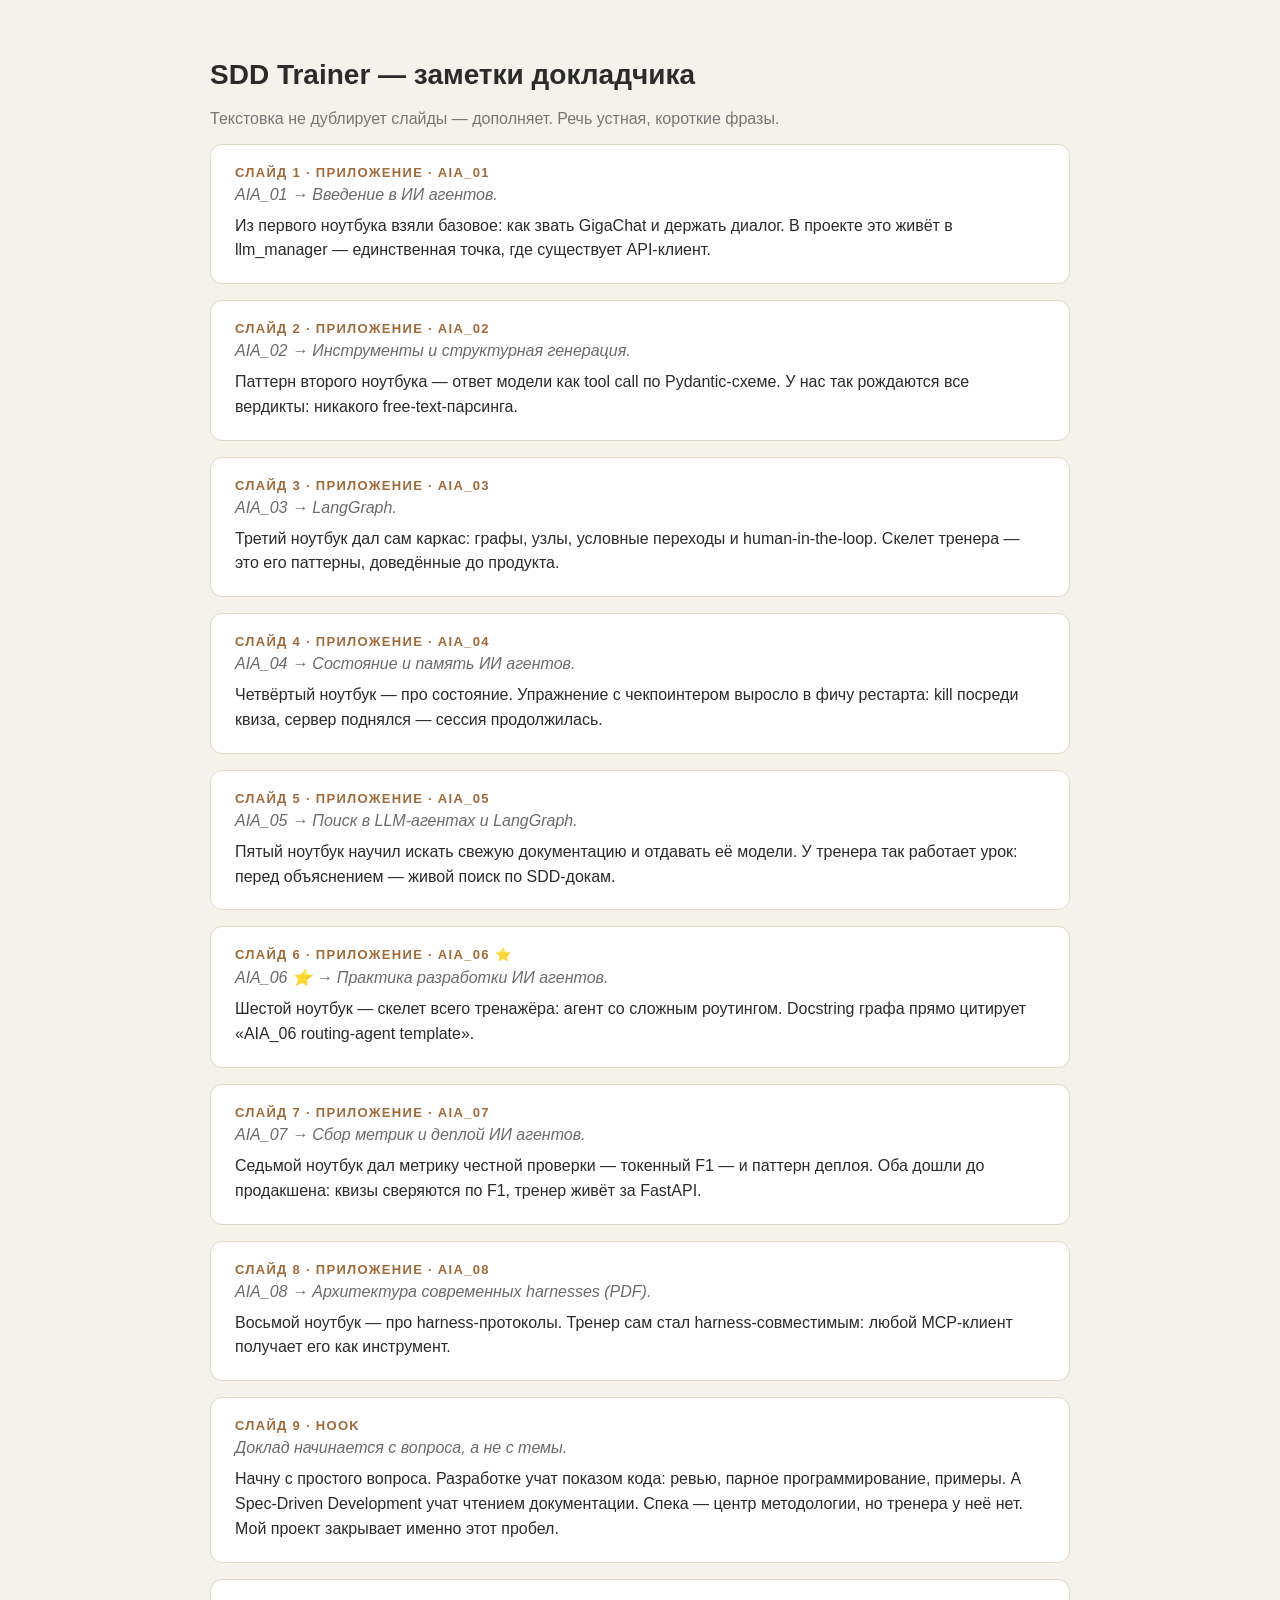
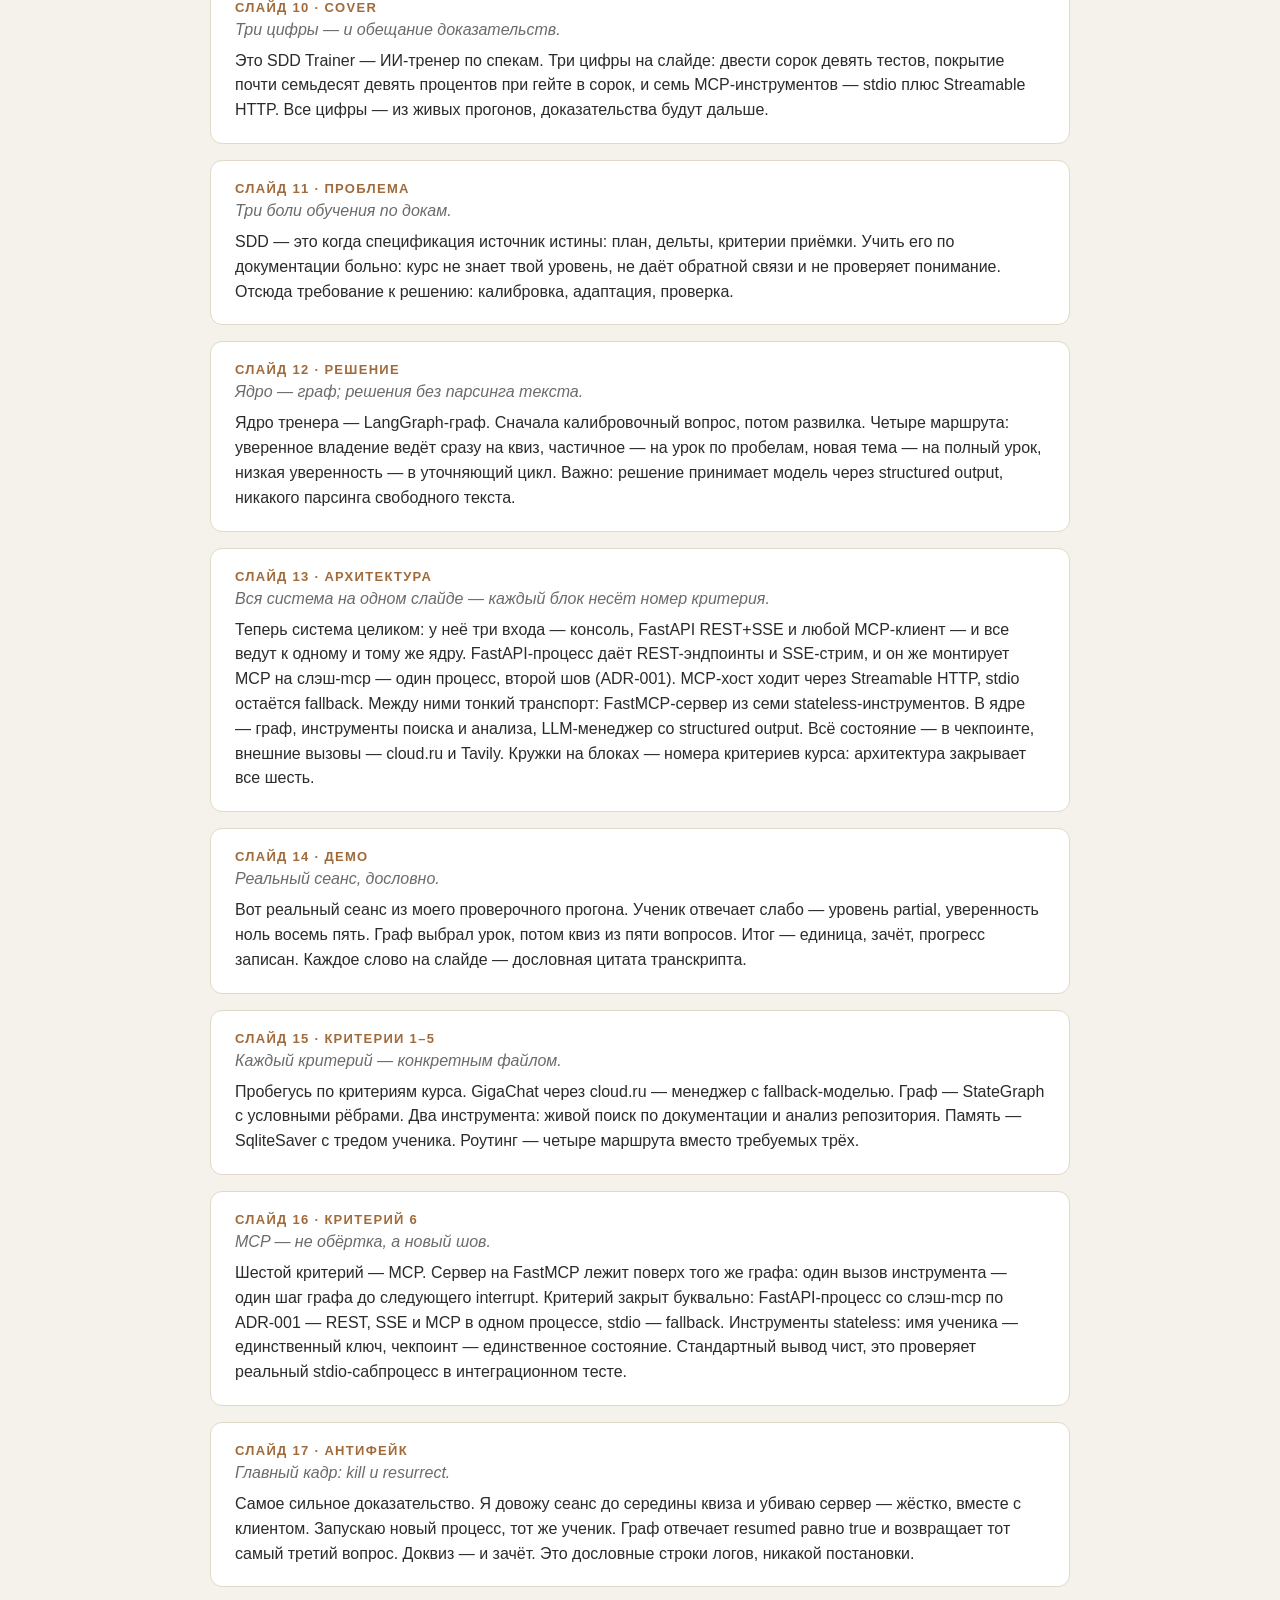
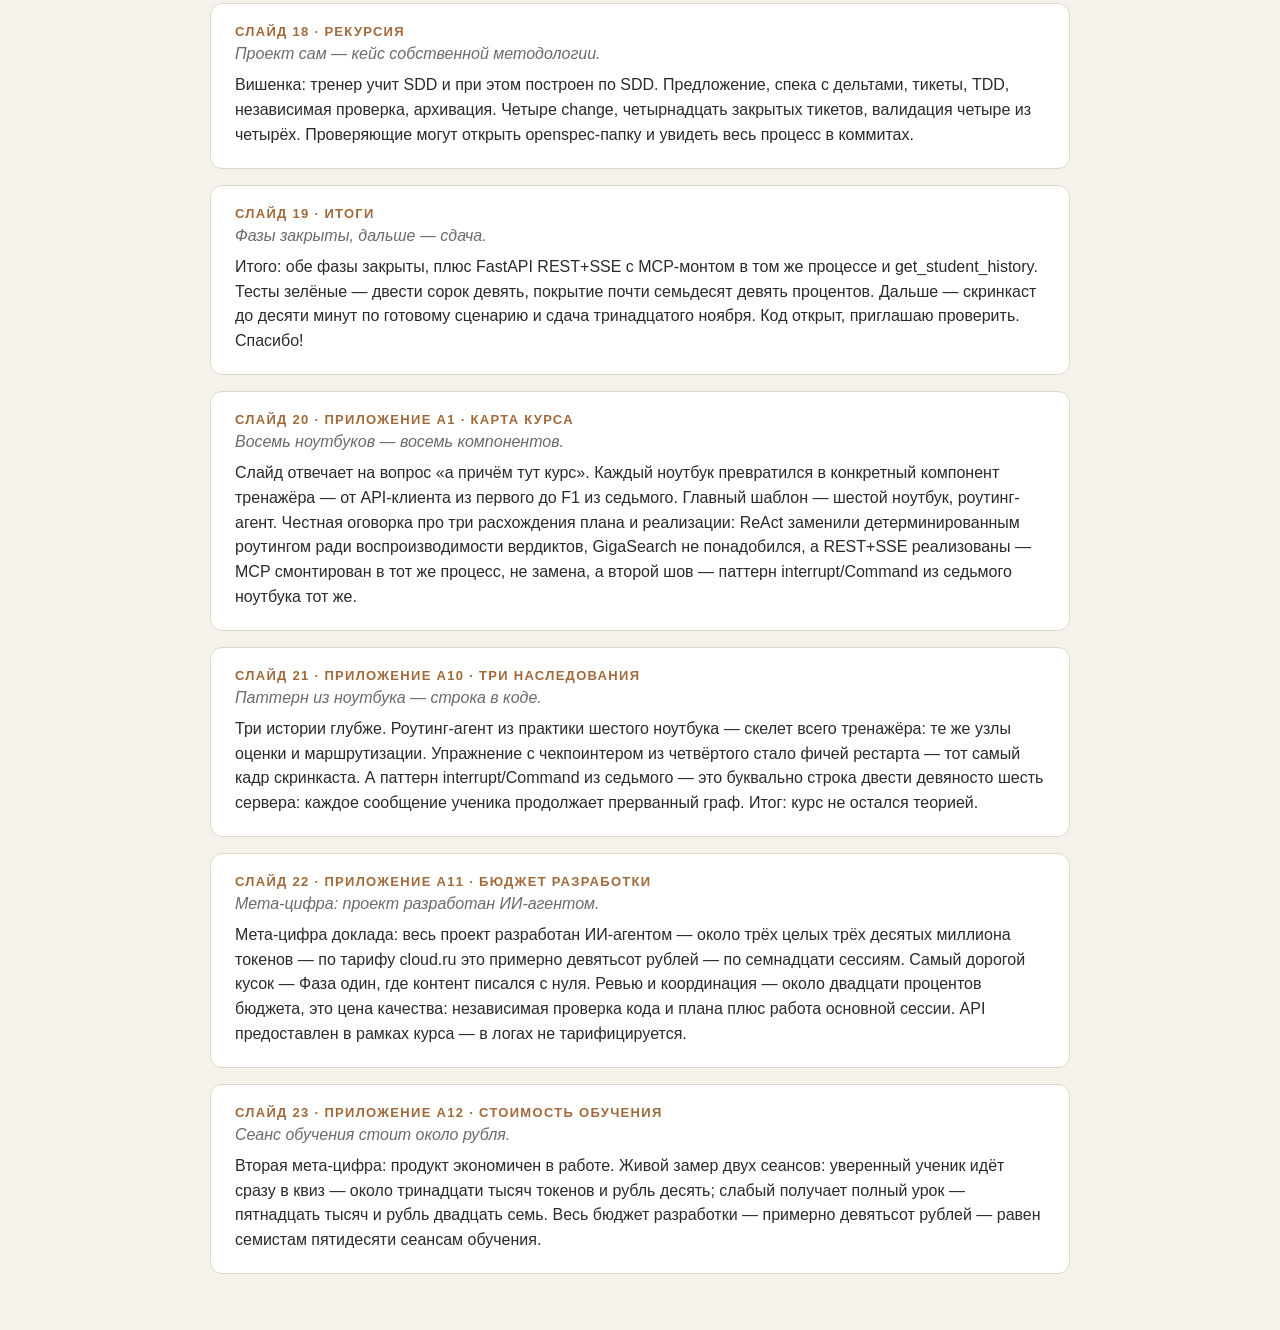
<file: docs/presentation/deck/speaker_notes.html>
<!DOCTYPE html>
<html lang="ru">
<head><meta charset="UTF-8"><title>SDD Trainer — speaker notes</title>
<style>
body { font-family: -apple-system,'Segoe UI',Roboto,sans-serif; background:#f5f2ec; color:#2b2b2b; max-width:860px; margin:0 auto; padding:40px 24px; }
h1 { font-size:28px; } .n { background:#fff; border:1px solid #e0d8c8; border-radius:12px; padding:20px 24px; margin:16px 0; }
.num { font-size:13px; letter-spacing:.1em; text-transform:uppercase; color:#a06a3a; font-weight:700; }
.thesis { font-style:italic; color:#6b6b6b; margin:6px 0 10px; }
.txt { line-height:1.55; font-size:16px; }
</style></head>
<body>
<h1>SDD Trainer — заметки докладчика</h1>
<p style="color:#777">Текстовка не дублирует слайды — дополняет. Речь устная, короткие фразы.</p>
<div class="n"><div class="num">Слайд 1 · Приложение · AIA_01</div><div class="thesis">AIA_01 → Введение в ИИ агентов.</div><div class="txt">Из первого ноутбука взяли базовое: как звать GigaChat и держать диалог. В проекте это живёт в llm_manager — единственная точка, где существует API-клиент.</div></div><div class="n"><div class="num">Слайд 2 · Приложение · AIA_02</div><div class="thesis">AIA_02 → Инструменты и структурная генерация.</div><div class="txt">Паттерн второго ноутбука — ответ модели как tool call по Pydantic-схеме. У нас так рождаются все вердикты: никакого free-text-парсинга.</div></div><div class="n"><div class="num">Слайд 3 · Приложение · AIA_03</div><div class="thesis">AIA_03 → LangGraph.</div><div class="txt">Третий ноутбук дал сам каркас: графы, узлы, условные переходы и human-in-the-loop. Скелет тренера — это его паттерны, доведённые до продукта.</div></div><div class="n"><div class="num">Слайд 4 · Приложение · AIA_04</div><div class="thesis">AIA_04 → Состояние и память ИИ агентов.</div><div class="txt">Четвёртый ноутбук — про состояние. Упражнение с чекпоинтером выросло в фичу рестарта: kill посреди квиза, сервер поднялся — сессия продолжилась.</div></div><div class="n"><div class="num">Слайд 5 · Приложение · AIA_05</div><div class="thesis">AIA_05 → Поиск в LLM-агентах и LangGraph.</div><div class="txt">Пятый ноутбук научил искать свежую документацию и отдавать её модели. У тренера так работает урок: перед объяснением — живой поиск по SDD-докам.</div></div><div class="n"><div class="num">Слайд 6 · Приложение · AIA_06 ⭐</div><div class="thesis">AIA_06 ⭐ → Практика разработки ИИ агентов.</div><div class="txt">Шестой ноутбук — скелет всего тренажёра: агент со сложным роутингом. Docstring графа прямо цитирует «AIA_06 routing-agent template».</div></div><div class="n"><div class="num">Слайд 7 · Приложение · AIA_07</div><div class="thesis">AIA_07 → Сбор метрик и деплой ИИ агентов.</div><div class="txt">Седьмой ноутбук дал метрику честной проверки — токенный F1 — и паттерн деплоя. Оба дошли до продакшена: квизы сверяются по F1, тренер живёт за FastAPI.</div></div><div class="n"><div class="num">Слайд 8 · Приложение · AIA_08</div><div class="thesis">AIA_08 → Архитектура современных harnesses (PDF).</div><div class="txt">Восьмой ноутбук — про harness-протоколы. Тренер сам стал harness-совместимым: любой MCP-клиент получает его как инструмент.</div></div><div class="n"><div class="num">Слайд 9 · Hook</div><div class="thesis">Доклад начинается с вопроса, а не с темы.</div><div class="txt">Начну с простого вопроса. Разработке учат показом кода: ревью, парное программирование, примеры. А Spec-Driven Development учат чтением документации. Спека — центр методологии, но тренера у неё нет. Мой проект закрывает именно этот пробел.</div></div><div class="n"><div class="num">Слайд 10 · Cover</div><div class="thesis">Три цифры — и обещание доказательств.</div><div class="txt">Это SDD Trainer — ИИ-тренер по спекам. Три цифры на слайде: двести сорок девять тестов, покрытие почти семьдесят девять процентов при гейте в сорок, и семь MCP-инструментов — stdio плюс Streamable HTTP. Все цифры — из живых прогонов, доказательства будут дальше.</div></div><div class="n"><div class="num">Слайд 11 · Проблема</div><div class="thesis">Три боли обучения по докам.</div><div class="txt">SDD — это когда спецификация источник истины: план, дельты, критерии приёмки. Учить его по документации больно: курс не знает твой уровень, не даёт обратной связи и не проверяет понимание. Отсюда требование к решению: калибровка, адаптация, проверка.</div></div><div class="n"><div class="num">Слайд 12 · Решение</div><div class="thesis">Ядро — граф; решения без парсинга текста.</div><div class="txt">Ядро тренера — LangGraph-граф. Сначала калибровочный вопрос, потом развилка. Четыре маршрута: уверенное владение ведёт сразу на квиз, частичное — на урок по пробелам, новая тема — на полный урок, низкая уверенность — в уточняющий цикл. Важно: решение принимает модель через structured output, никакого парсинга свободного текста.</div></div><div class="n"><div class="num">Слайд 13 · Архитектура</div><div class="thesis">Вся система на одном слайде — каждый блок несёт номер критерия.</div><div class="txt">Теперь система целиком: у неё три входа — консоль, FastAPI REST+SSE и любой MCP-клиент — и все ведут к одному и тому же ядру. FastAPI-процесс даёт REST-эндпоинты и SSE-стрим, и он же монтирует MCP на слэш-mcp — один процесс, второй шов (ADR-001). MCP-хост ходит через Streamable HTTP, stdio остаётся fallback. Между ними тонкий транспорт: FastMCP-сервер из семи stateless-инструментов. В ядре — граф, инструменты поиска и анализа, LLM-менеджер со structured output. Всё состояние — в чекпоинте, внешние вызовы — cloud.ru и Tavily. Кружки на блоках — номера критериев курса: архитектура закрывает все шесть.</div></div><div class="n"><div class="num">Слайд 14 · Демо</div><div class="thesis">Реальный сеанс, дословно.</div><div class="txt">Вот реальный сеанс из моего проверочного прогона. Ученик отвечает слабо — уровень partial, уверенность ноль восемь пять. Граф выбрал урок, потом квиз из пяти вопросов. Итог — единица, зачёт, прогресс записан. Каждое слово на слайде — дословная цитата транскрипта.</div></div><div class="n"><div class="num">Слайд 15 · Критерии 1–5</div><div class="thesis">Каждый критерий — конкретным файлом.</div><div class="txt">Пробегусь по критериям курса. GigaChat через cloud.ru — менеджер с fallback-моделью. Граф — StateGraph с условными рёбрами. Два инструмента: живой поиск по документации и анализ репозитория. Память — SqliteSaver с тредом ученика. Роутинг — четыре маршрута вместо требуемых трёх.</div></div><div class="n"><div class="num">Слайд 16 · Критерий 6</div><div class="thesis">MCP — не обёртка, а новый шов.</div><div class="txt">Шестой критерий — MCP. Сервер на FastMCP лежит поверх того же графа: один вызов инструмента — один шаг графа до следующего interrupt. Критерий закрыт буквально: FastAPI-процесс со слэш-mcp по ADR-001 — REST, SSE и MCP в одном процессе, stdio — fallback. Инструменты stateless: имя ученика — единственный ключ, чекпоинт — единственное состояние. Стандартный вывод чист, это проверяет реальный stdio-сабпроцесс в интеграционном тесте.</div></div><div class="n"><div class="num">Слайд 17 · Антифейк</div><div class="thesis">Главный кадр: kill и resurrect.</div><div class="txt">Самое сильное доказательство. Я довожу сеанс до середины квиза и убиваю сервер — жёстко, вместе с клиентом. Запускаю новый процесс, тот же ученик. Граф отвечает resumed равно true и возвращает тот самый третий вопрос. Доквиз — и зачёт. Это дословные строки логов, никакой постановки.</div></div><div class="n"><div class="num">Слайд 18 · Рекурсия</div><div class="thesis">Проект сам — кейс собственной методологии.</div><div class="txt">Вишенка: тренер учит SDD и при этом построен по SDD. Предложение, спека с дельтами, тикеты, TDD, независимая проверка, архивация. Четыре change, четырнадцать закрытых тикетов, валидация четыре из четырёх. Проверяющие могут открыть openspec-папку и увидеть весь процесс в коммитах.</div></div><div class="n"><div class="num">Слайд 19 · Итоги</div><div class="thesis">Фазы закрыты, дальше — сдача.</div><div class="txt">Итого: обе фазы закрыты, плюс FastAPI REST+SSE с MCP-монтом в том же процессе и get_student_history. Тесты зелёные — двести сорок девять, покрытие почти семьдесят девять процентов. Дальше — скринкаст до десяти минут по готовому сценарию и сдача тринадцатого ноября. Код открыт, приглашаю проверить. Спасибо!</div></div><div class="n"><div class="num">Слайд 20 · Приложение A1 · Карта курса</div><div class="thesis">Восемь ноутбуков — восемь компонентов.</div><div class="txt">Слайд отвечает на вопрос «а причём тут курс». Каждый ноутбук превратился в конкретный компонент тренажёра — от API-клиента из первого до F1 из седьмого. Главный шаблон — шестой ноутбук, роутинг-агент. Честная оговорка про три расхождения плана и реализации: ReAct заменили детерминированным роутингом ради воспроизводимости вердиктов, GigaSearch не понадобился, а REST+SSE реализованы — MCP смонтирован в тот же процесс, не замена, а второй шов — паттерн interrupt/Command из седьмого ноутбука тот же.</div></div><div class="n"><div class="num">Слайд 21 · Приложение A10 · Три наследования</div><div class="thesis">Паттерн из ноутбука — строка в коде.</div><div class="txt">Три истории глубже. Роутинг-агент из практики шестого ноутбука — скелет всего тренажёра: те же узлы оценки и маршрутизации. Упражнение с чекпоинтером из четвёртого стало фичей рестарта — тот самый кадр скринкаста. А паттерн interrupt/Command из седьмого — это буквально строка двести девяносто шесть сервера: каждое сообщение ученика продолжает прерванный граф. Итог: курс не остался теорией.</div></div><div class="n"><div class="num">Слайд 22 · Приложение A11 · Бюджет разработки</div><div class="thesis">Мета-цифра: проект разработан ИИ-агентом.</div><div class="txt">Мета-цифра доклада: весь проект разработан ИИ-агентом — около трёх целых трёх десятых миллиона токенов — по тарифу cloud.ru это примерно девятьсот рублей — по семнадцати сессиям. Самый дорогой кусок — Фаза один, где контент писался с нуля. Ревью и координация — около двадцати процентов бюджета, это цена качества: независимая проверка кода и плана плюс работа основной сессии. API предоставлен в рамках курса — в логах не тарифицируется.</div></div><div class="n"><div class="num">Слайд 23 · Приложение A12 · Стоимость обучения</div><div class="thesis">Сеанс обучения стоит около рубля.</div><div class="txt">Вторая мета-цифра: продукт экономичен в работе. Живой замер двух сеансов: уверенный ученик идёт сразу в квиз — около тринадцати тысяч токенов и рубль десять; слабый получает полный урок — пятнадцать тысяч и рубль двадцать семь. Весь бюджет разработки — примерно девятьсот рублей — равен семистам пятидесяти сеансам обучения.</div></div>
</body></html>
</file>
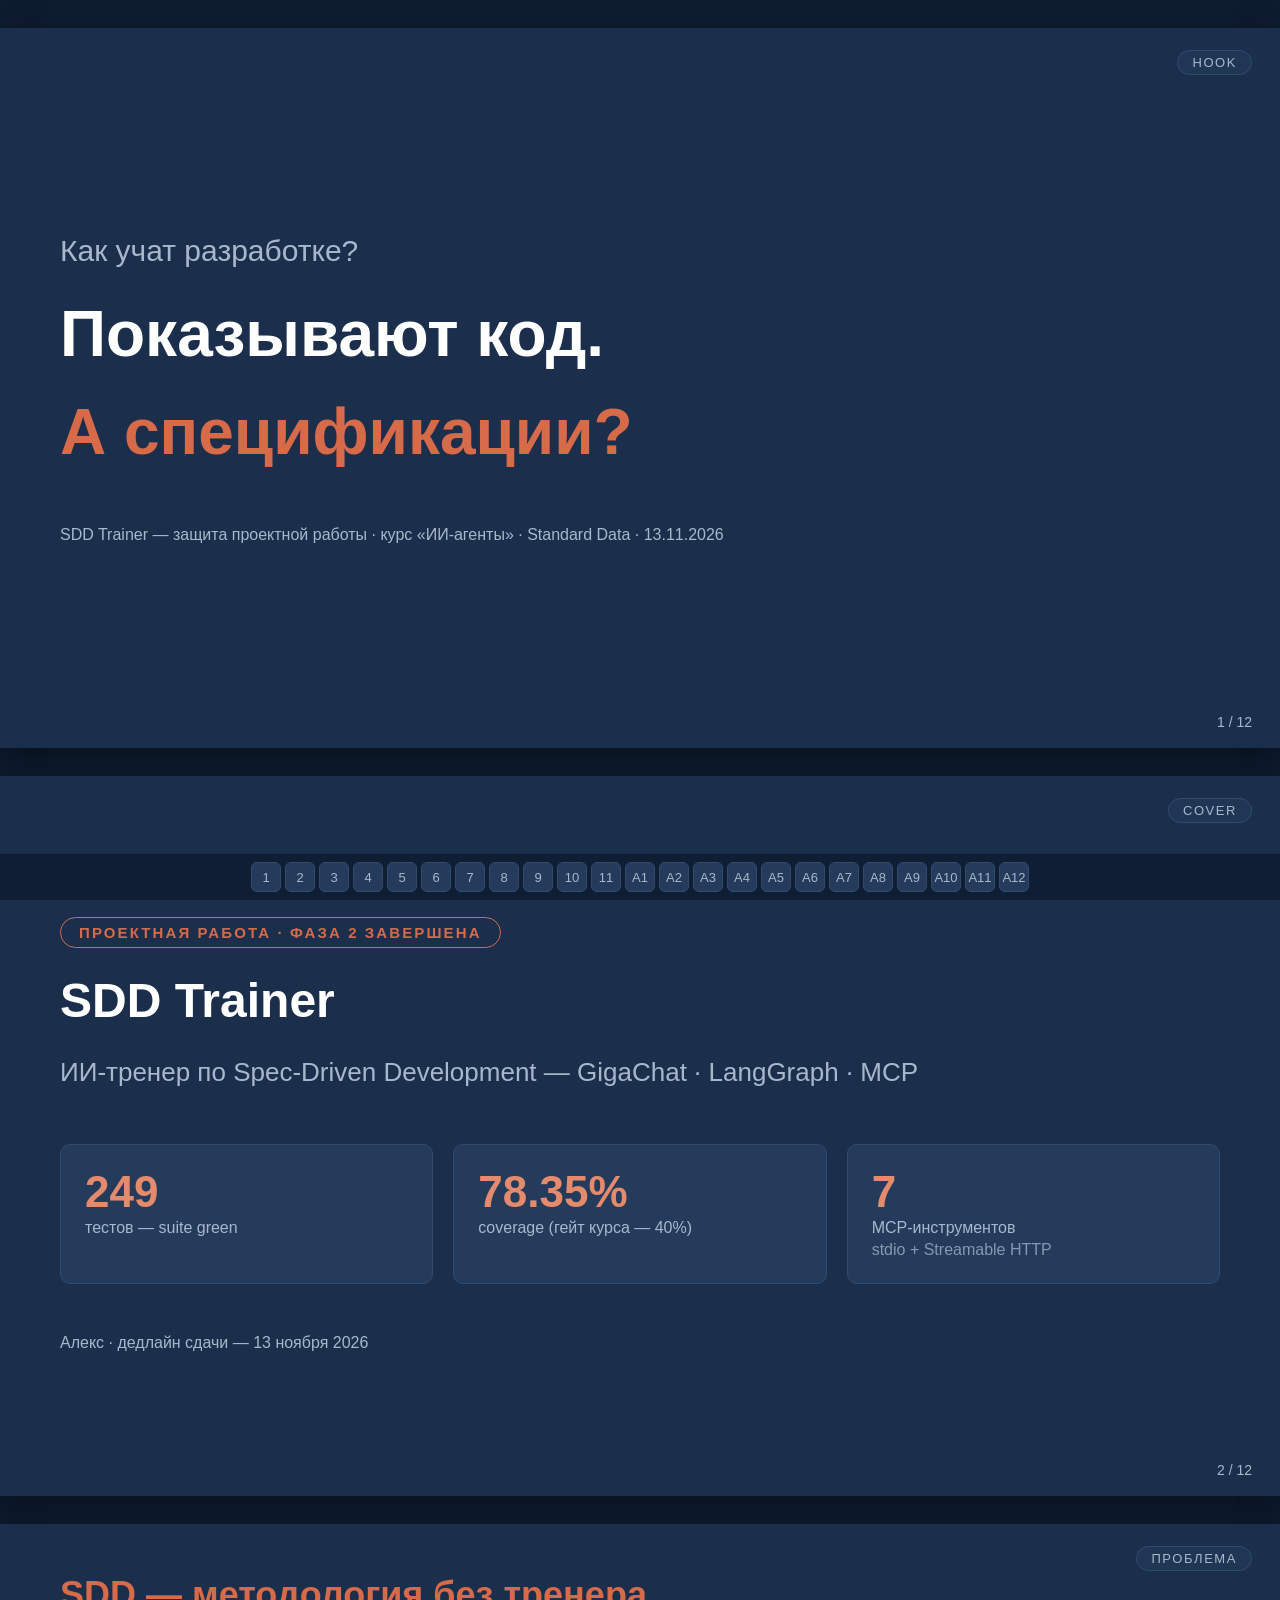
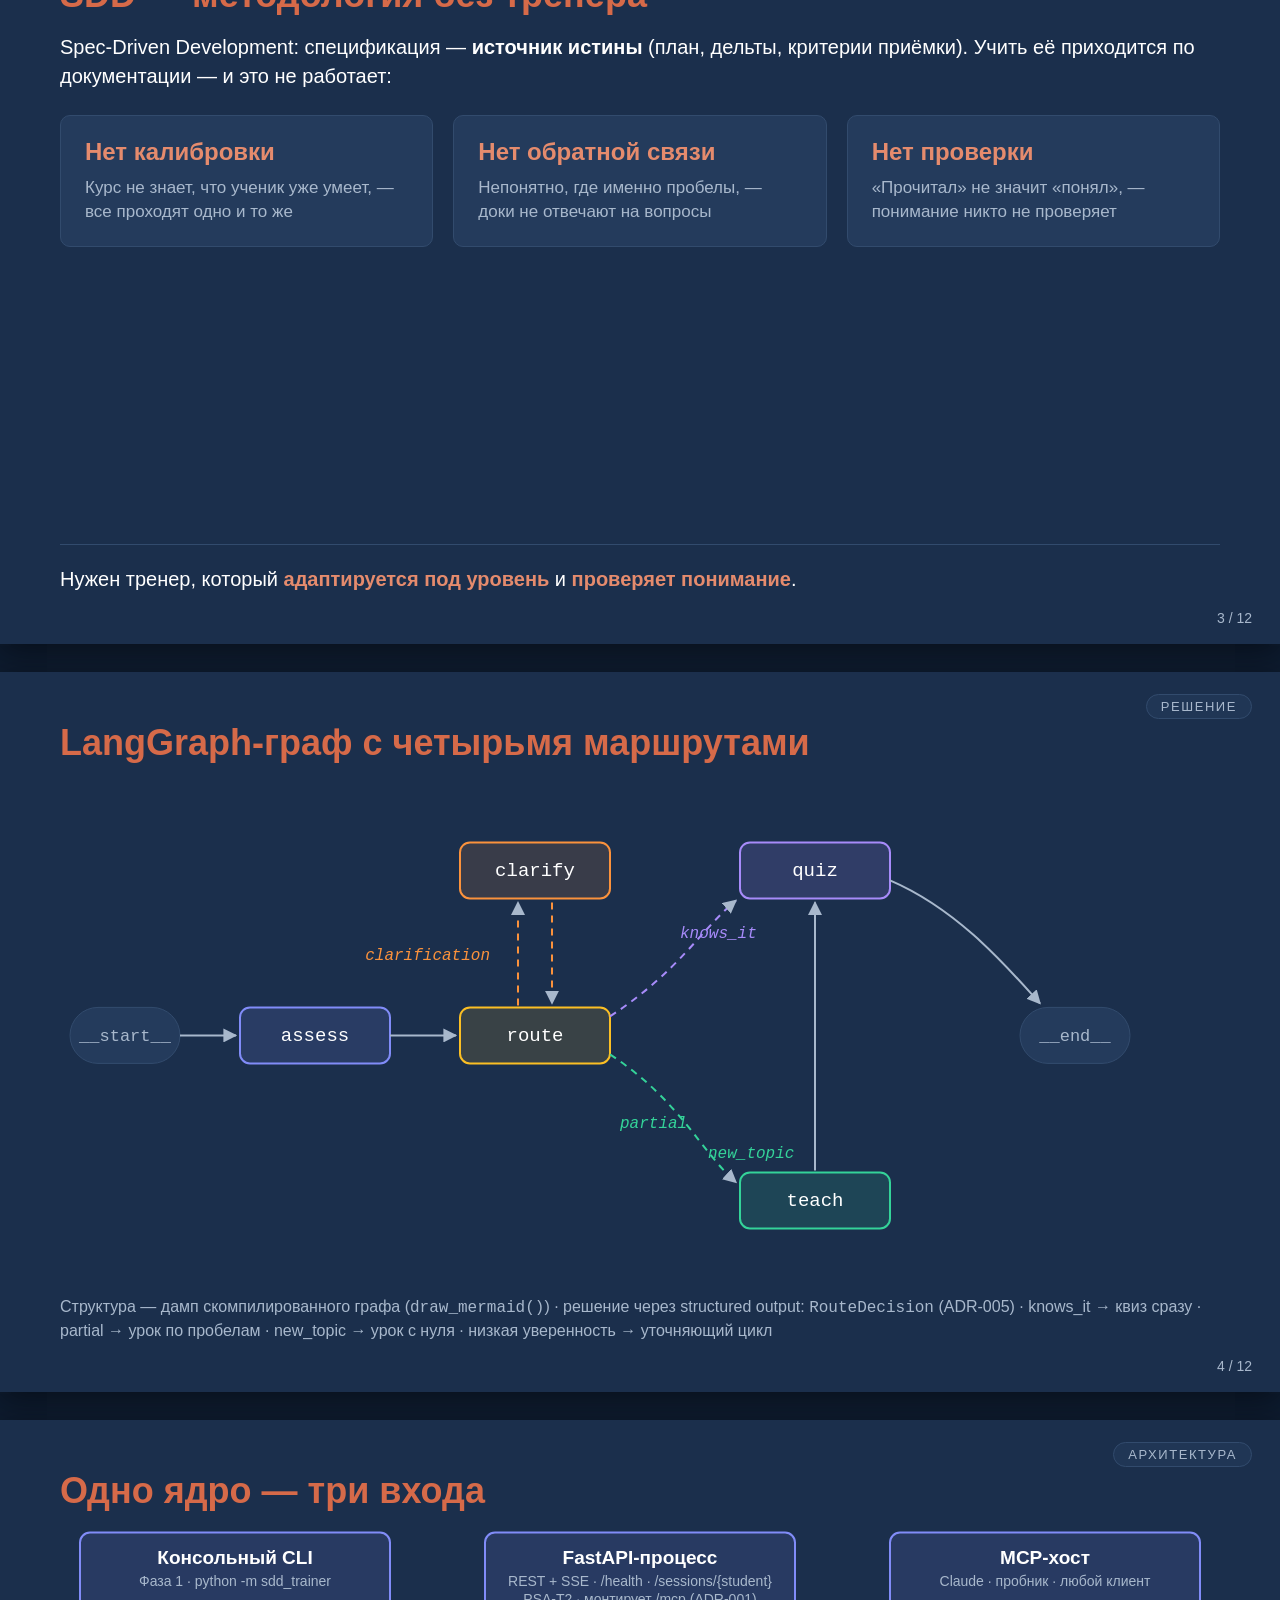
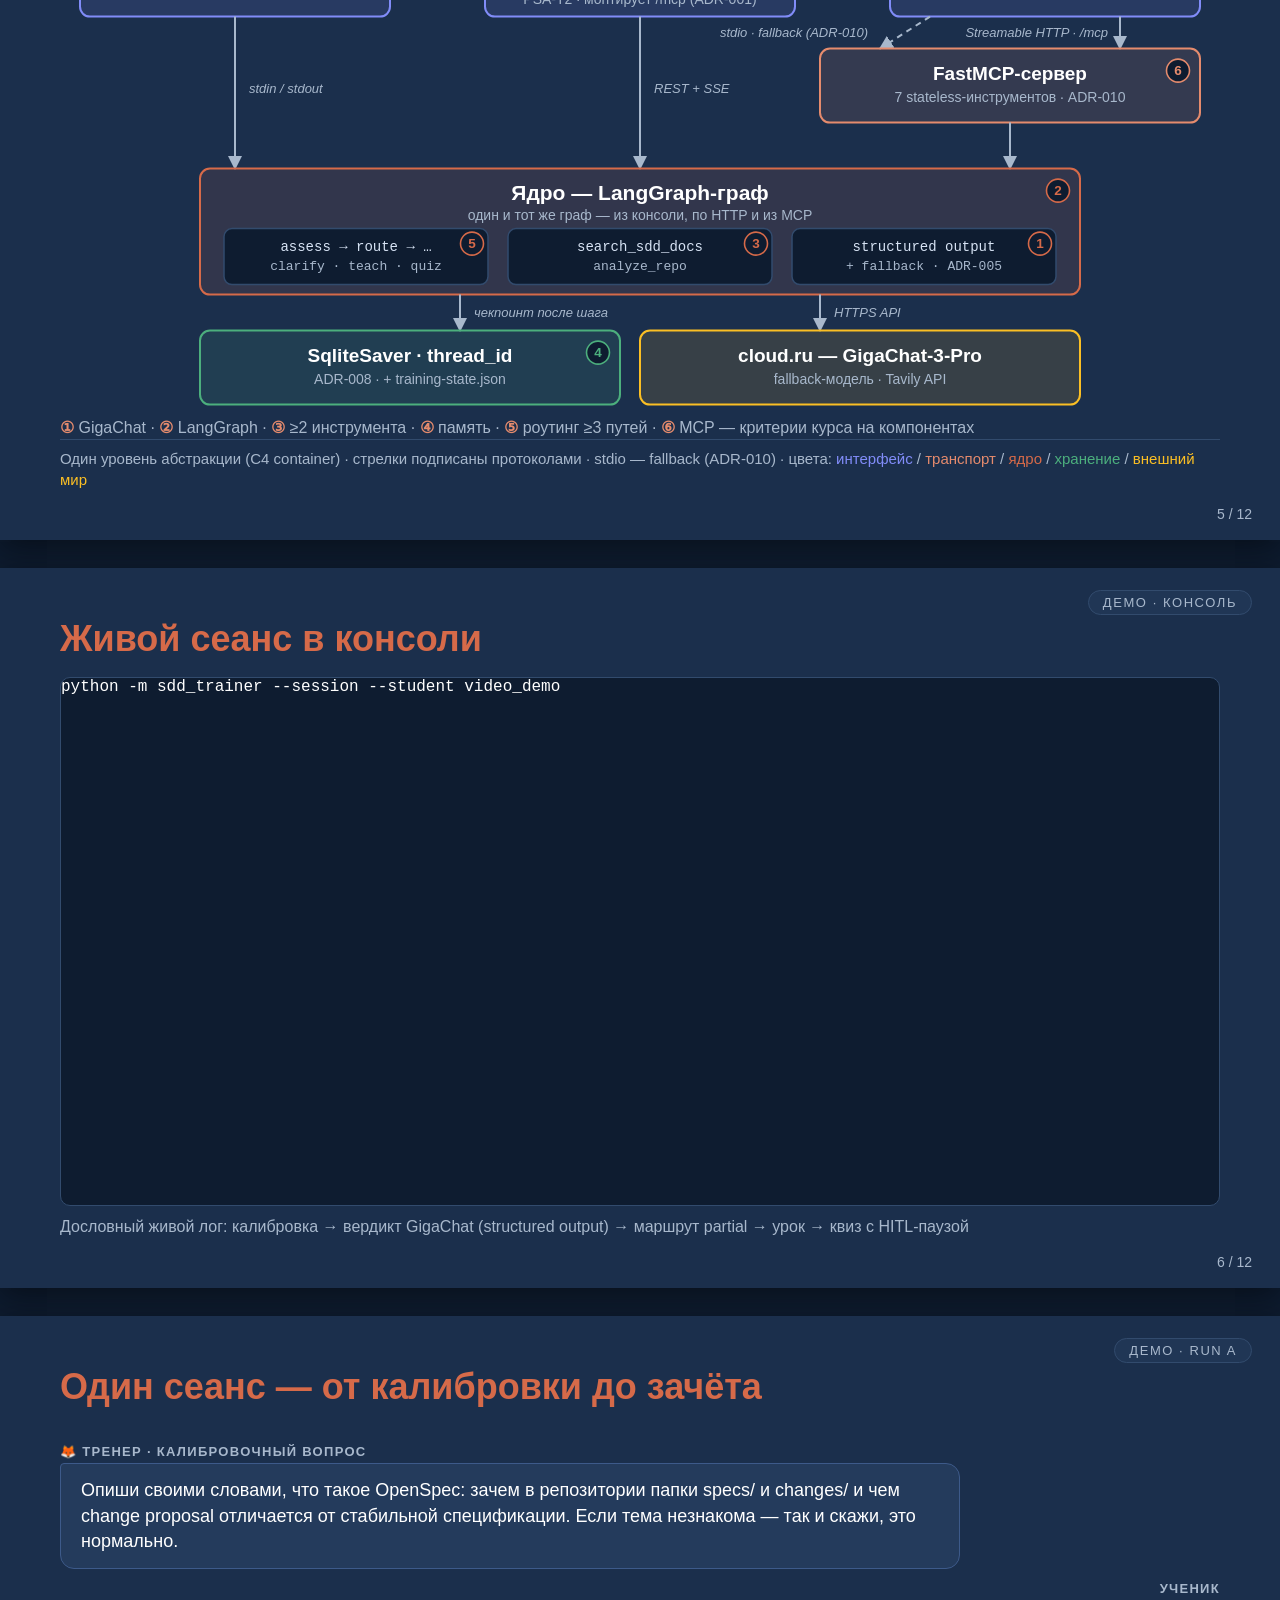
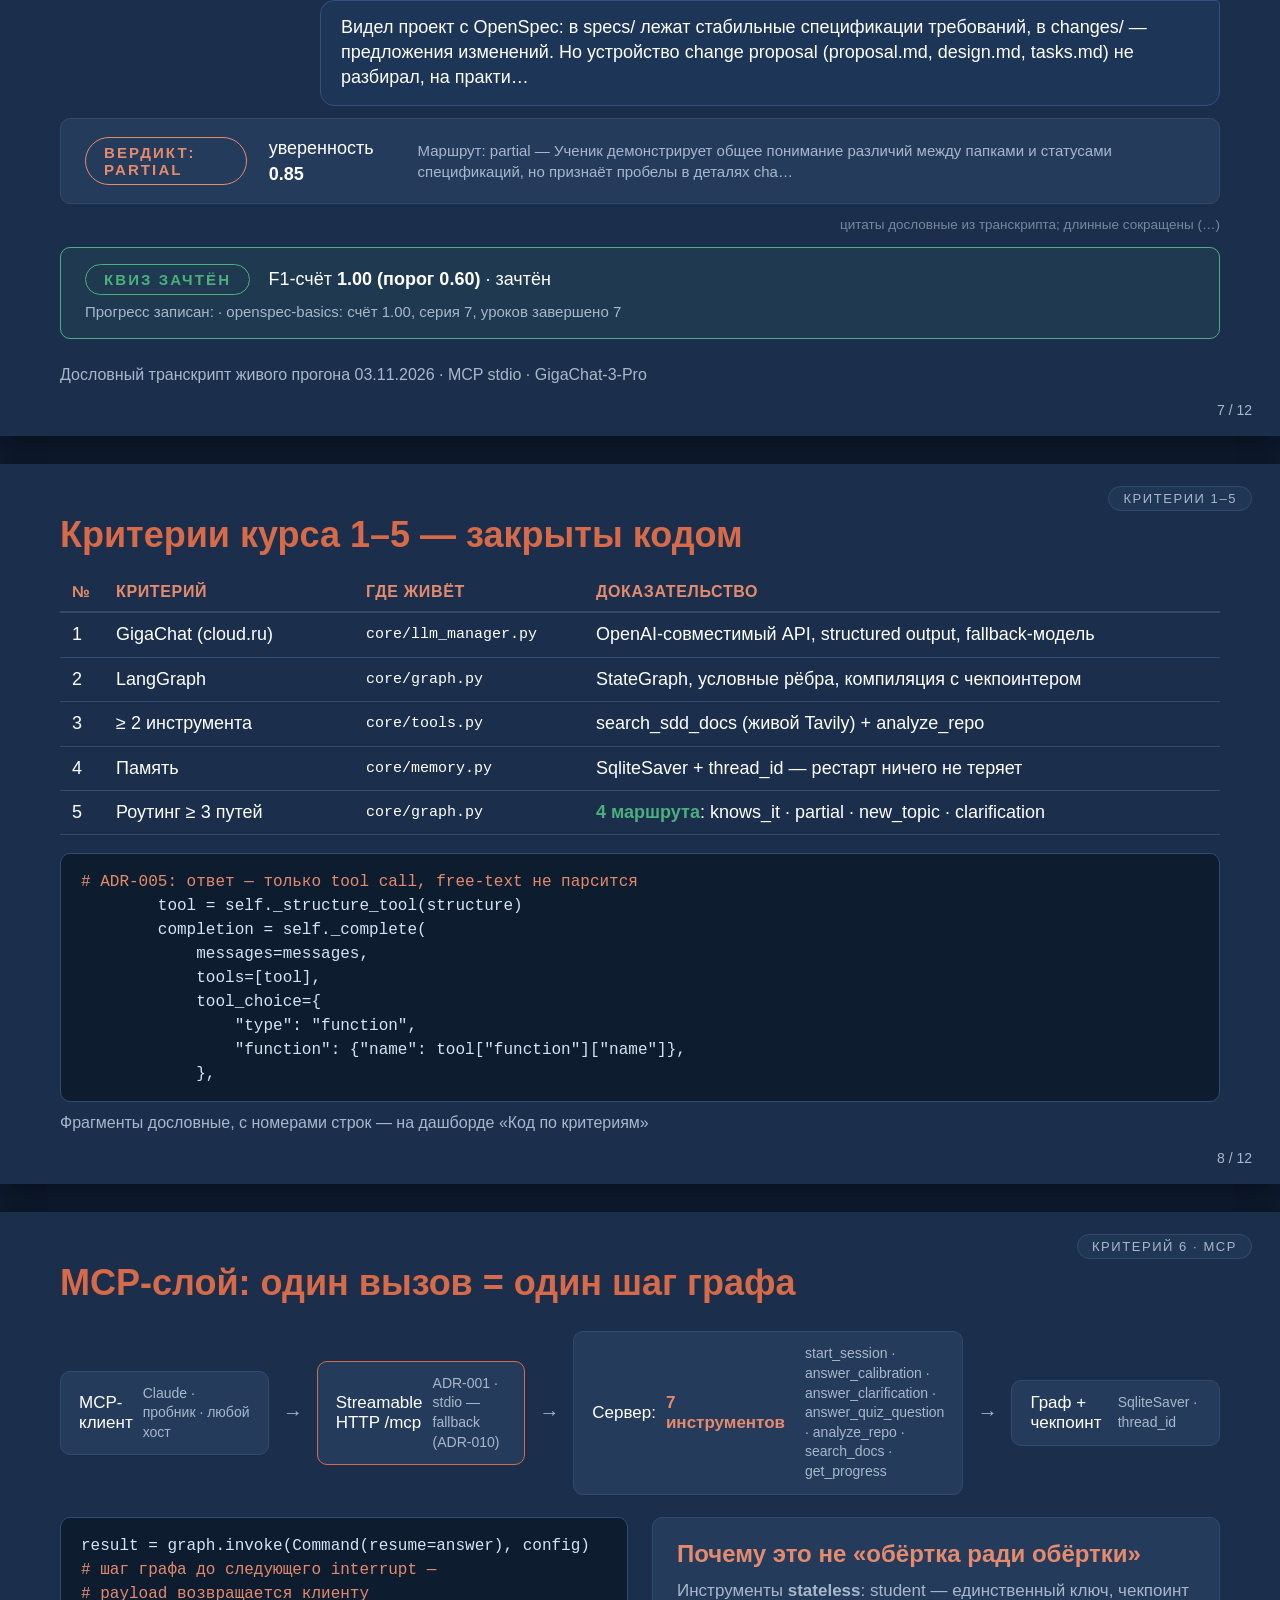
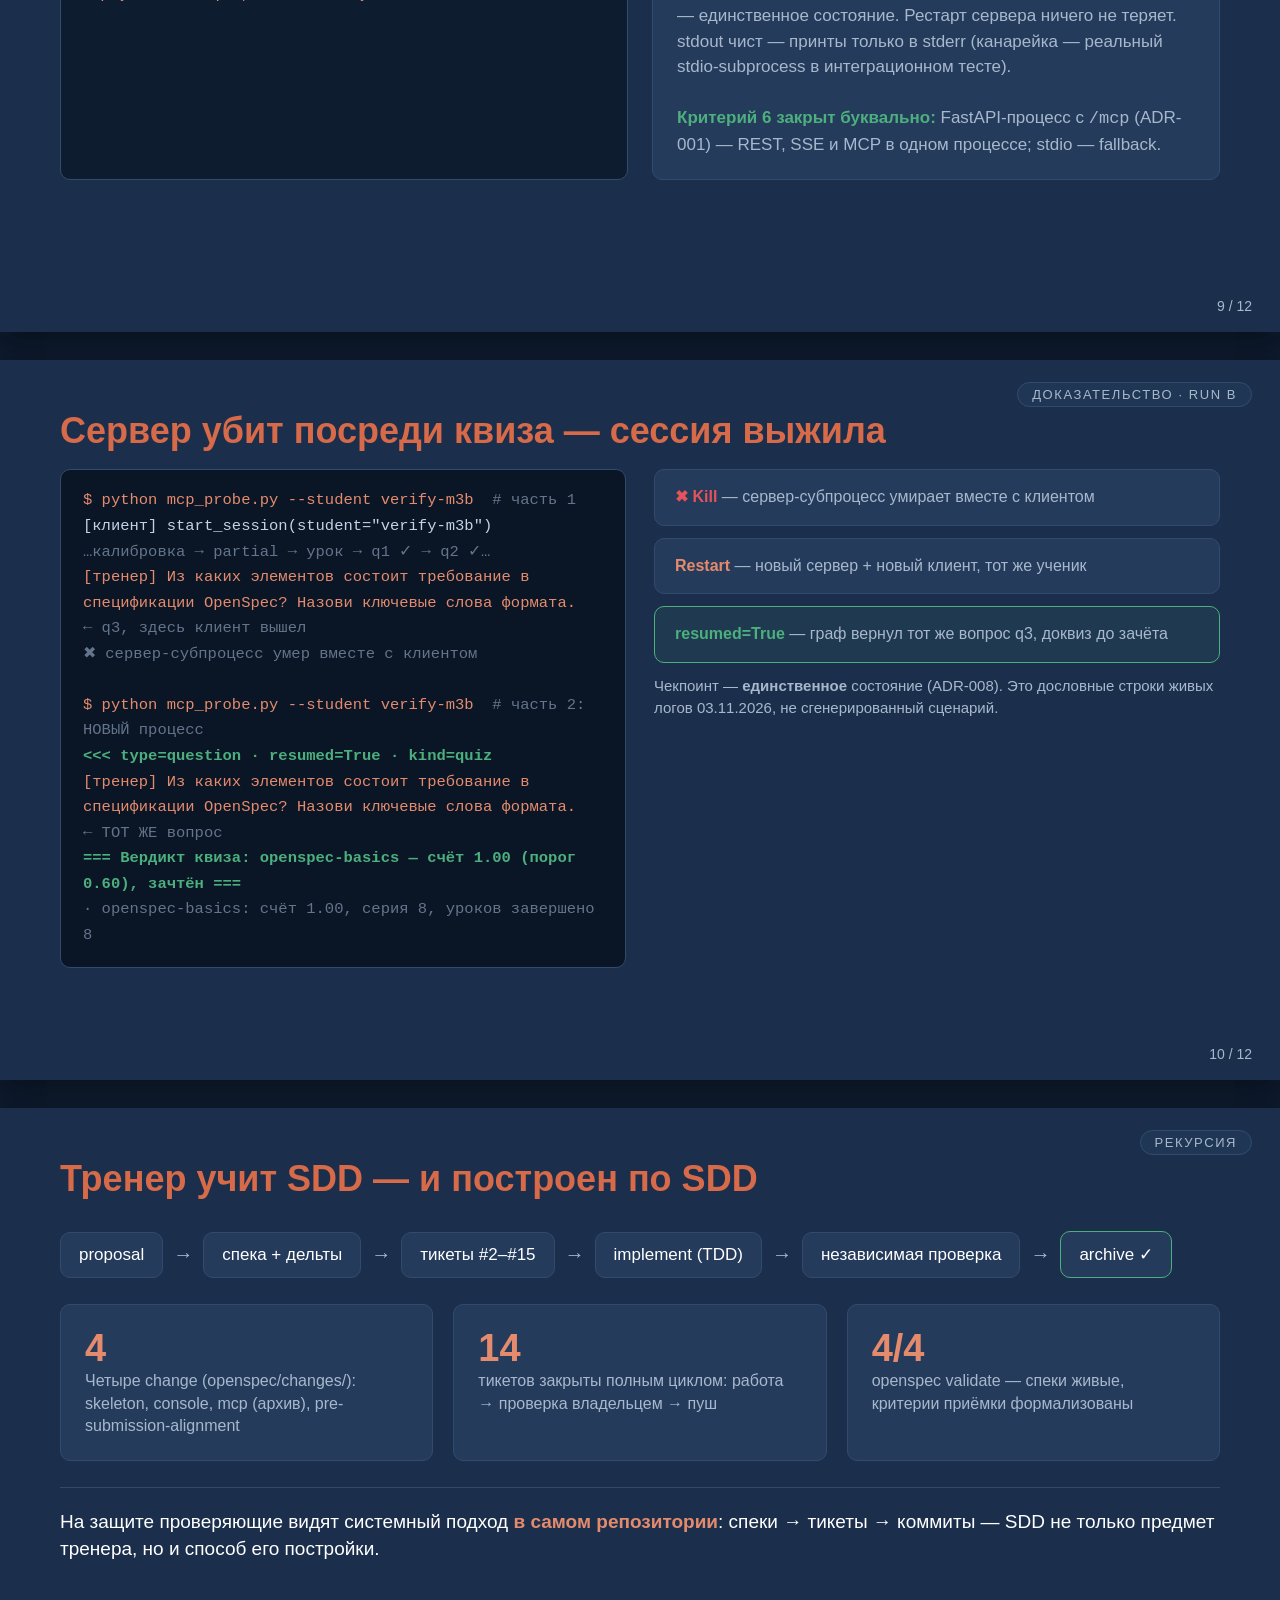
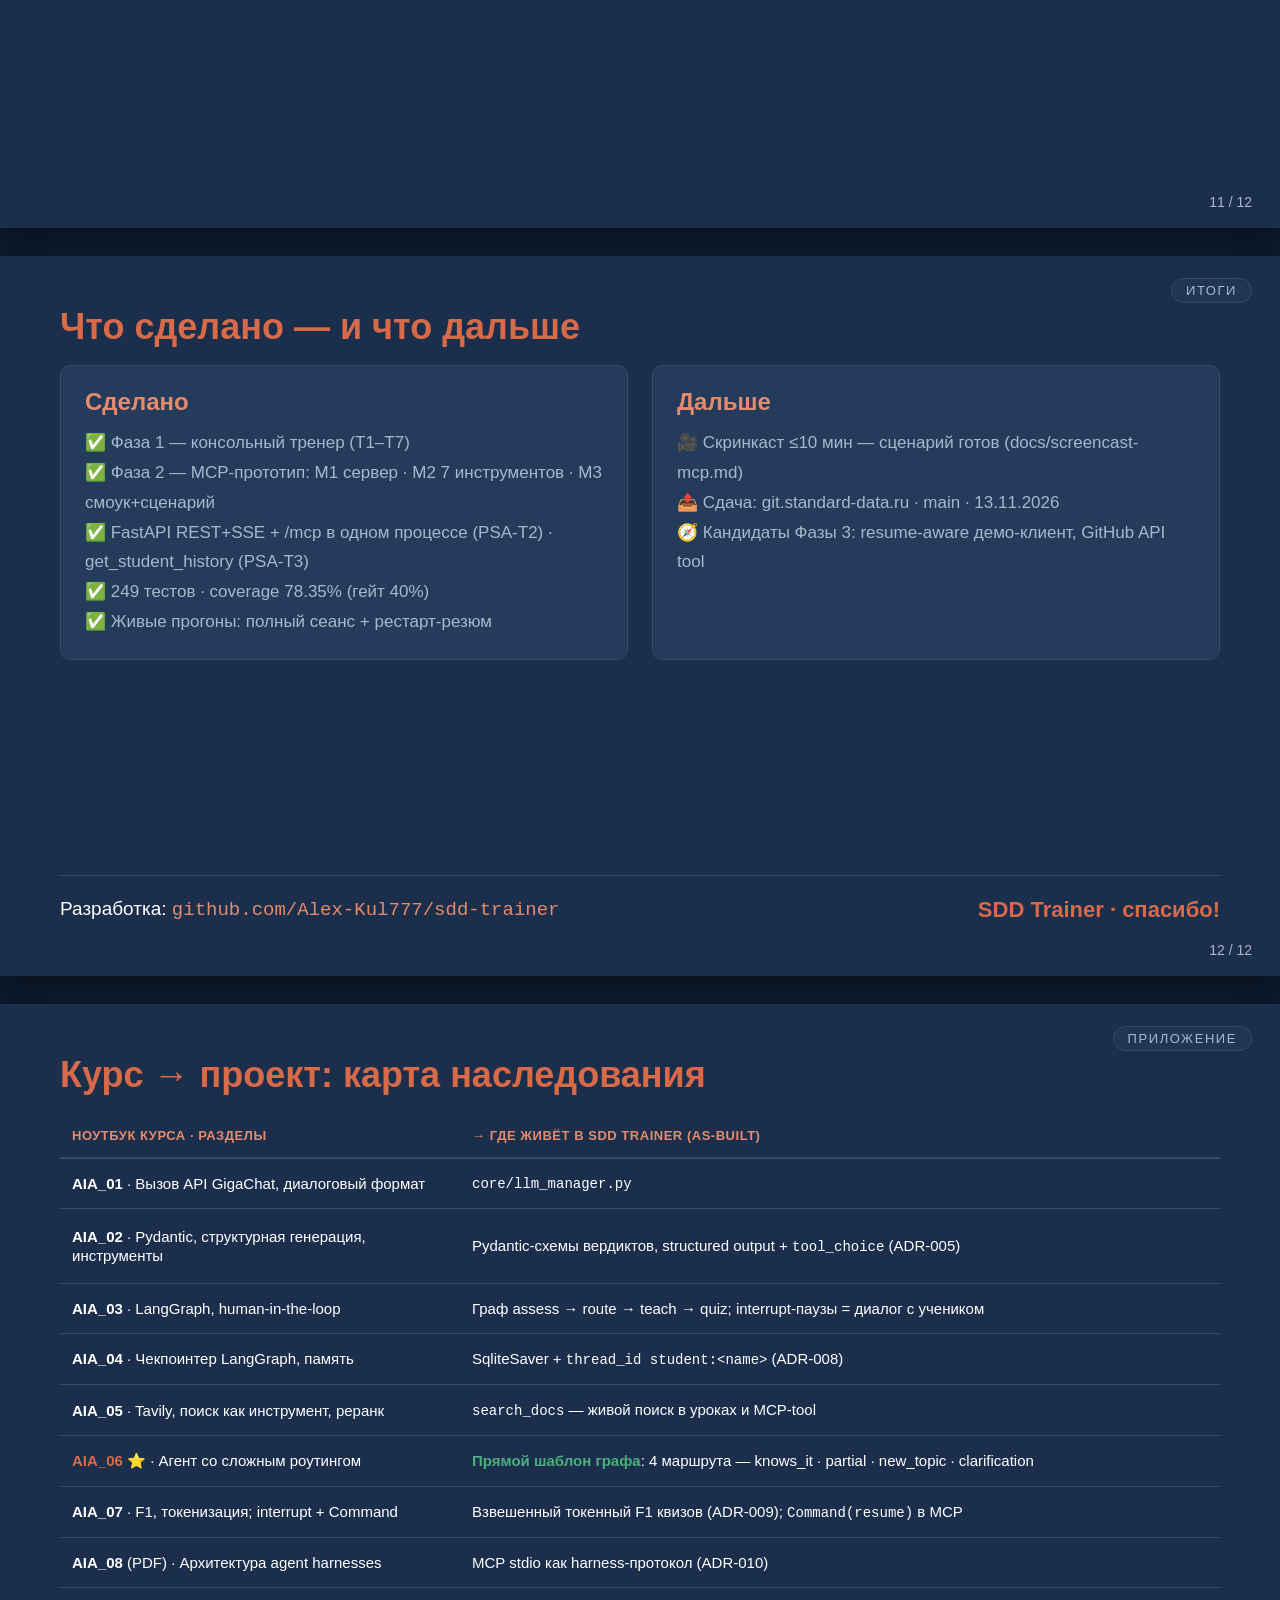
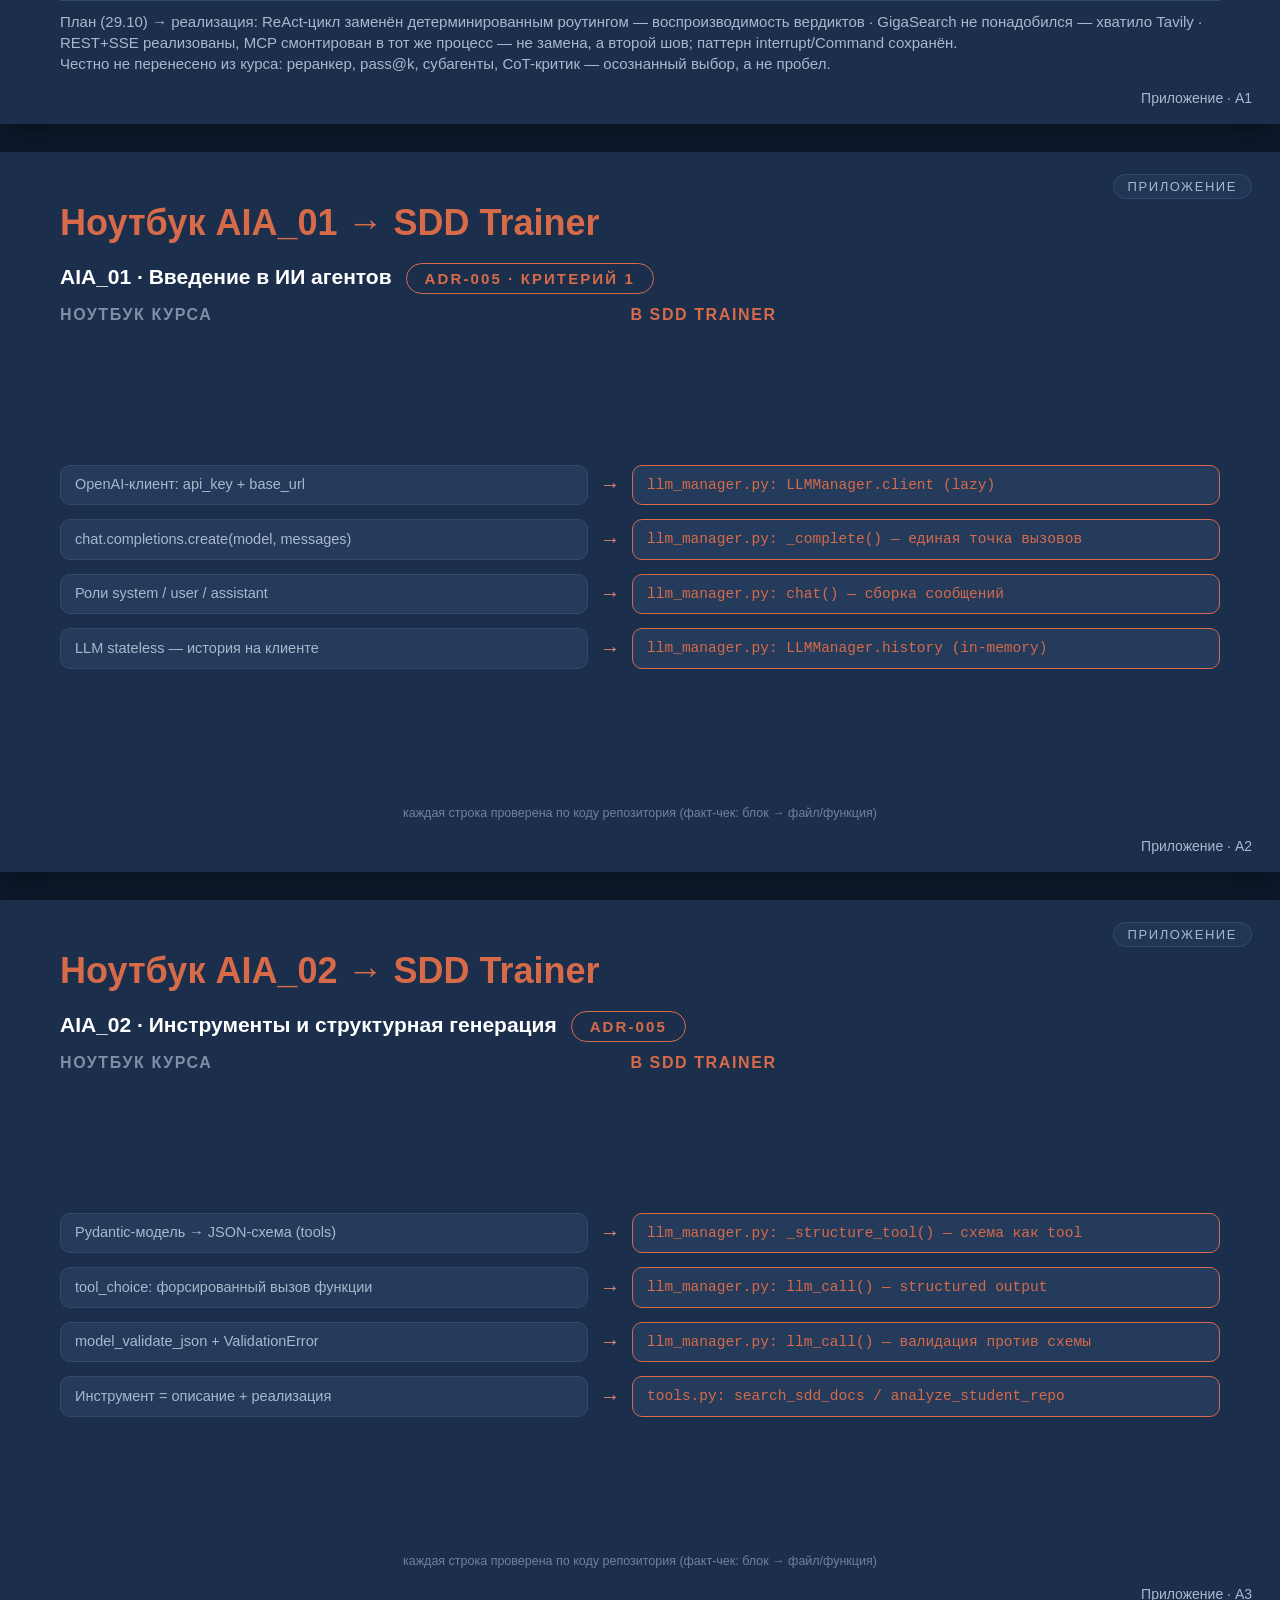
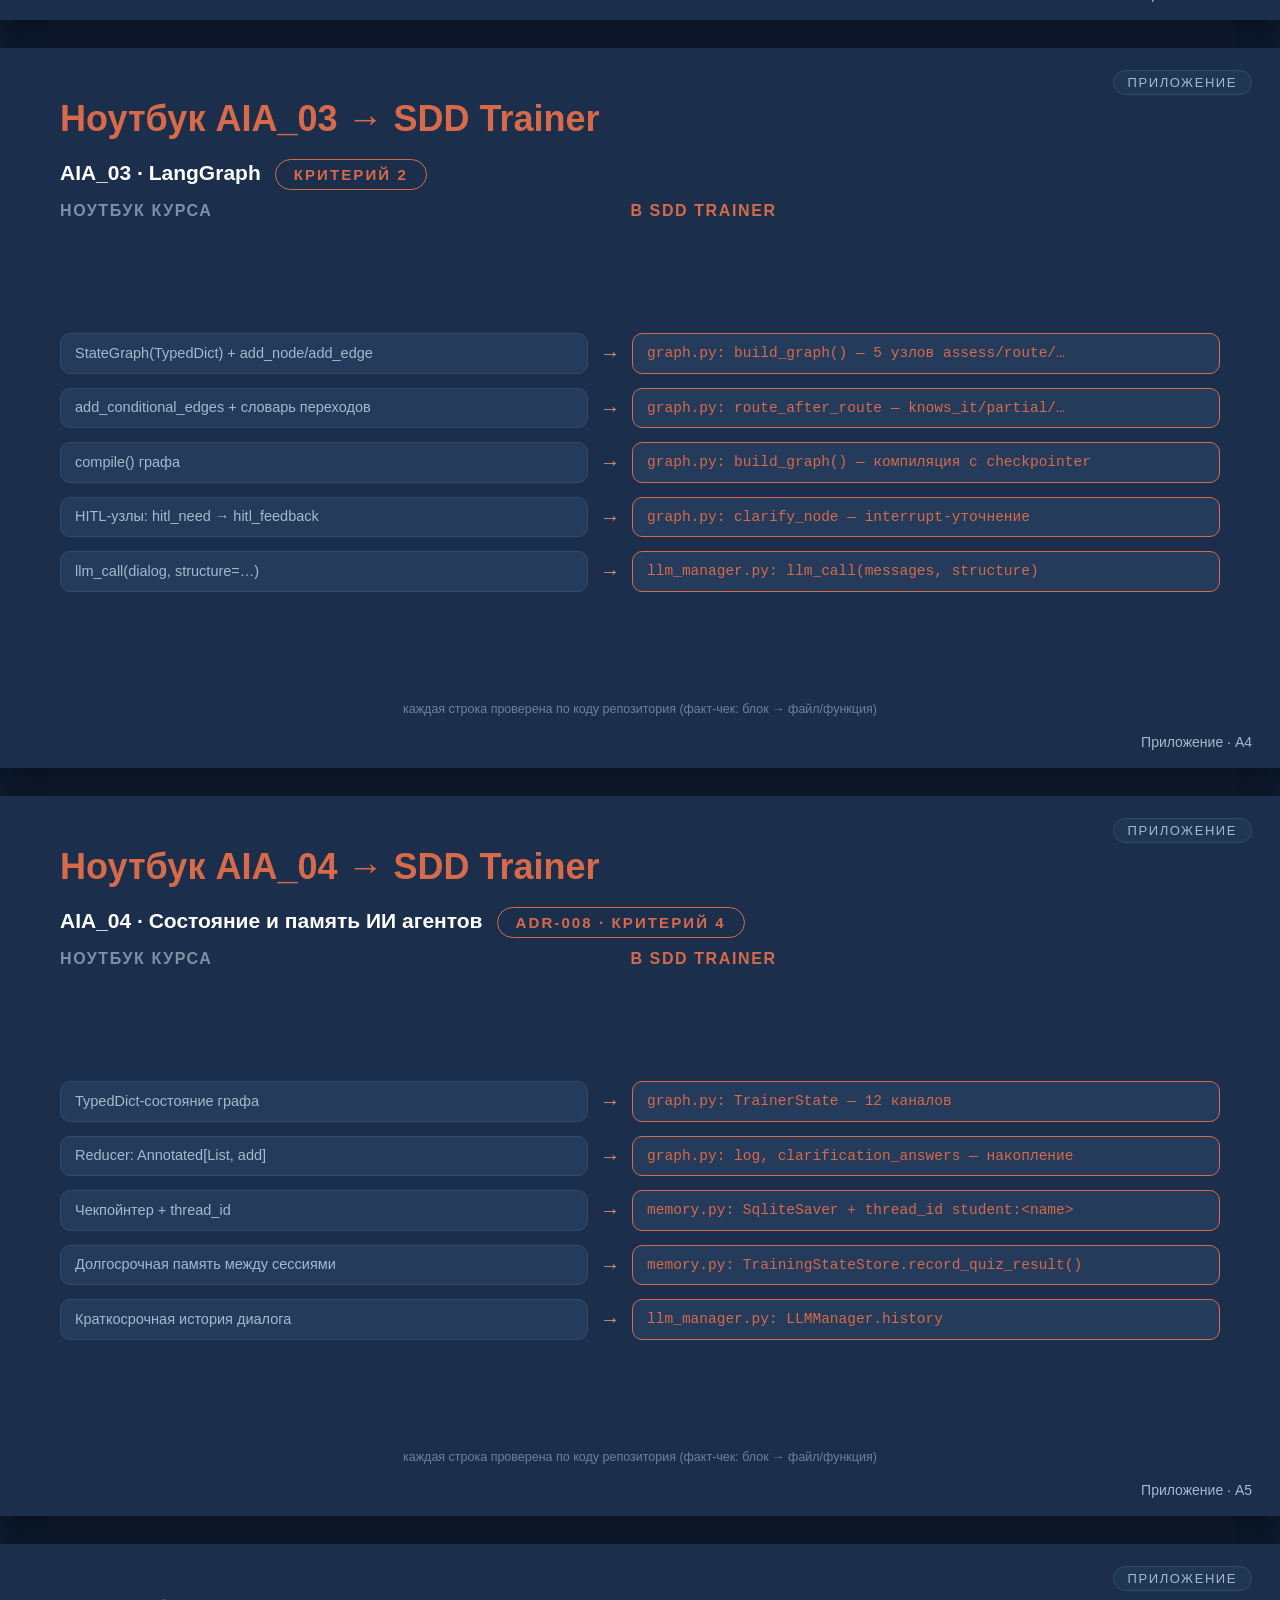
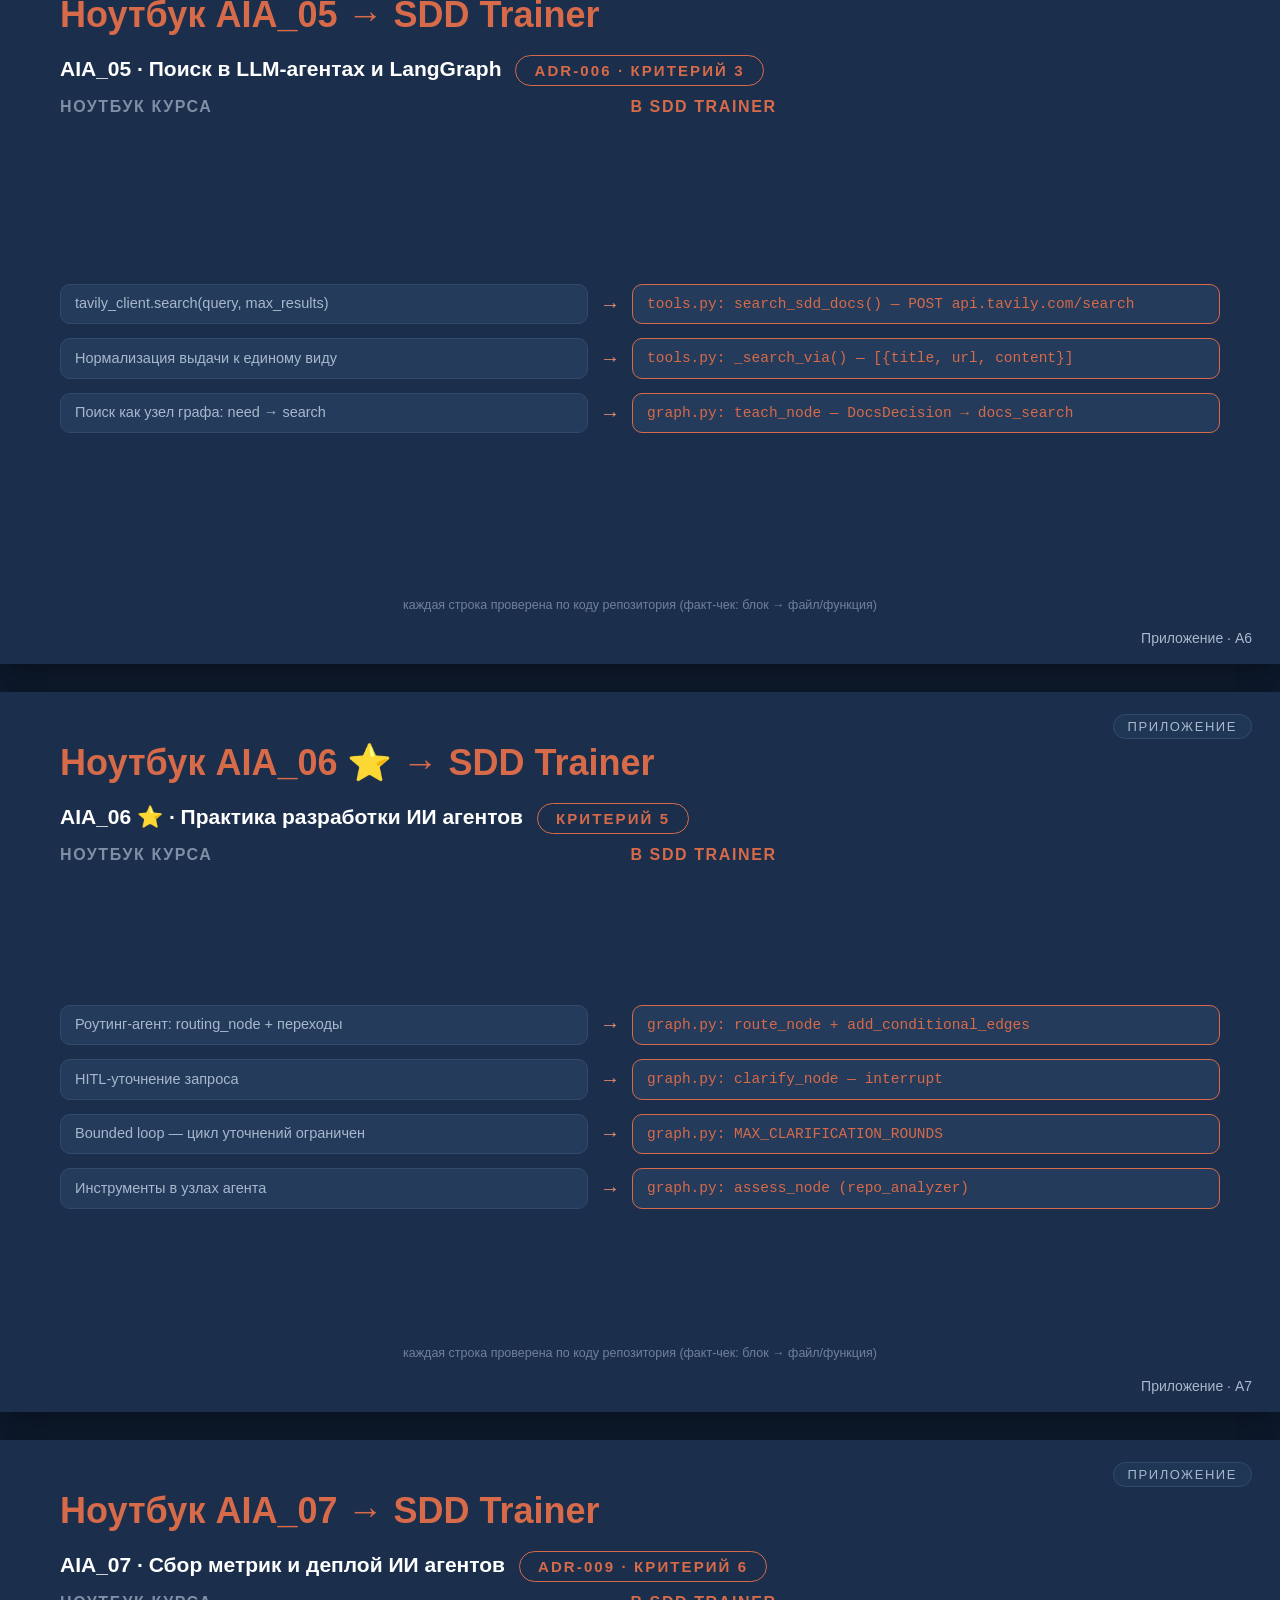
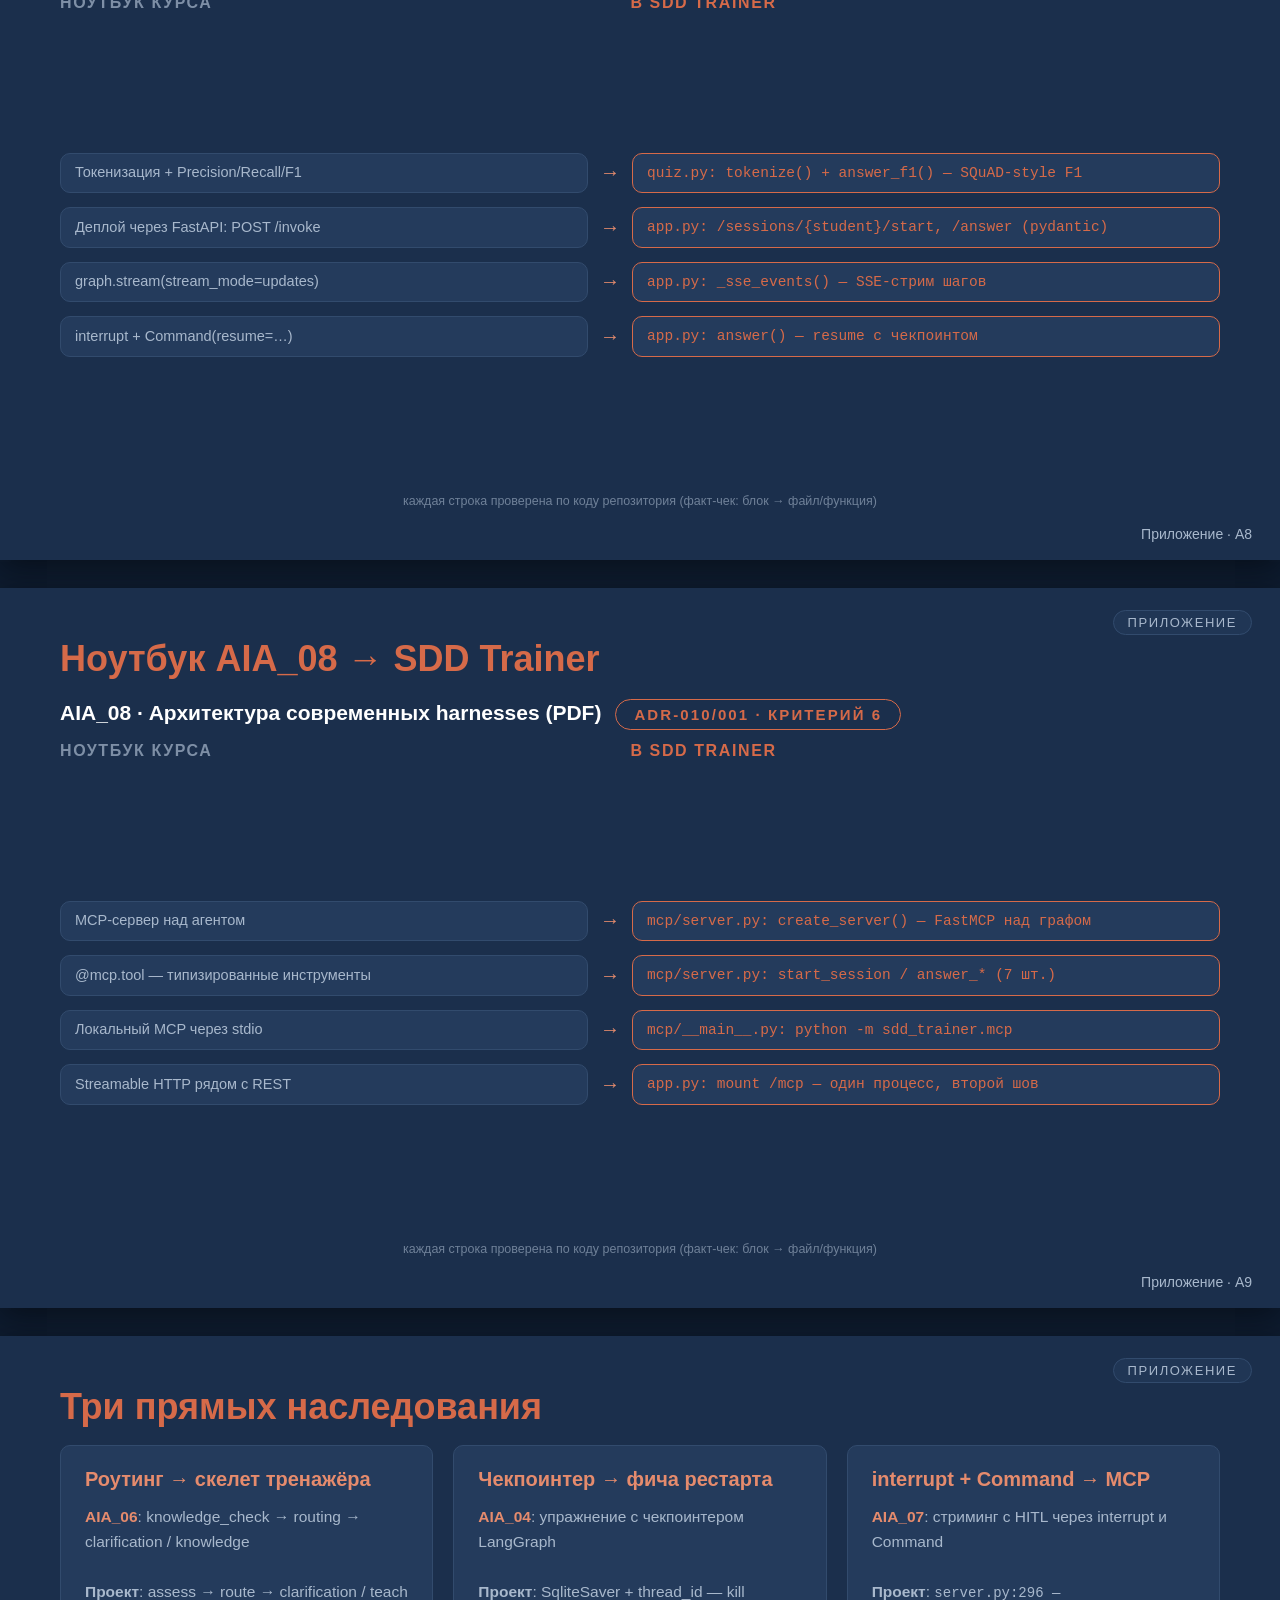
<file: docs/presentation/defense-screencast/defense_screencast_presentation.html>
<!DOCTYPE html>
<html lang="ru">
<head>
<meta charset="UTF-8">
<meta name="viewport" content="width=device-width, initial-scale=1.0">
<title>SDD Trainer — защита проектной работы</title>
<style>
:root {
  --bg: #1B2F4C; --bg2: #243B5C; --primary: #D66A49; --accent: #E58B6D;
  --text: #FFFFFF; --muted: #A8B8CC; --border: #324B6D;
  --green: #4CAF7D; --red: #E5535B;
}
* { box-sizing: border-box; margin: 0; padding: 0; }
body { background: #0e1c30; font-family: -apple-system, 'Segoe UI', Roboto, 'PT Sans', sans-serif; color: var(--text); }
.deck { display: flex; flex-direction: column; align-items: center; gap: 28px; padding: 28px 0 90px; }
.slide {
  width: 1280px; height: 720px; flex: 0 0 auto; background: var(--bg);
  padding: 50px 60px; position: relative; overflow: hidden;
  display: flex; flex-direction: column; box-shadow: 0 8px 30px rgba(0,0,0,.45);
}
.slide-tag { position: absolute; top: 22px; right: 28px; font-size: 13px; letter-spacing: .12em;
  text-transform: uppercase; color: var(--muted); border: 1px solid var(--border);
  border-radius: 999px; padding: 4px 14px; background: rgba(36,59,92,.6); }
.slide-num { position: absolute; bottom: 18px; right: 28px; font-size: 14px; color: var(--muted);
  font-variant-numeric: tabular-nums; }
h1 { font-size: 48px; font-weight: 800; line-height: 1.12; }
h2 { font-size: 36px; font-weight: 700; color: var(--primary); line-height: 1.15; margin-bottom: 18px; }
h3 { font-size: 24px; font-weight: 600; color: var(--accent); }
.body-text { font-size: 20px; line-height: 1.45; }
.small { font-size: 16px; color: var(--muted); line-height: 1.4; }
.card { background: var(--bg2); border: 1px solid var(--border); border-radius: 10px; padding: 22px 24px; }
.grid2 { display: grid; grid-template-columns: 1fr 1fr; gap: 24px; }
.grid3 { display: grid; grid-template-columns: 1fr 1fr 1fr; gap: 20px; }
table { width: 100%; border-collapse: collapse; font-size: 18px; }
th { text-align: left; color: var(--accent); padding: 10px 12px; border-bottom: 2px solid var(--border); font-size: 16px; letter-spacing: .04em; text-transform: uppercase; }
td { padding: 10px 12px; border-bottom: 1px solid var(--border); line-height: 1.3; }
.mono { font-family: ui-monospace, 'Cascadia Code', Menlo, Consolas, monospace; }
.codeblock { background: #0e1c30; border: 1px solid var(--border); border-radius: 10px;
  padding: 16px 20px; font-family: ui-monospace, Menlo, Consolas, monospace;
  font-size: 16px; line-height: 1.5; color: #d7e3f4; white-space: pre; overflow: hidden; }
.codeblock .kw { color: var(--accent); }
.term { background: #0a1626; border: 1px solid var(--border); border-radius: 10px; padding: 18px 22px;
  font-family: ui-monospace, Menlo, Consolas, monospace; font-size: 15.5px; line-height: 1.65;
  color: #c3d2e5; white-space: pre-wrap; }
.term .ok { color: #4CAF7D; font-weight: 700; }
.term .cmd { color: #E58B6D; }
.term .dim { color: #64748b; }
.badge { display: inline-block; border: 1px solid var(--primary); color: var(--primary);
  border-radius: 999px; padding: 6px 18px; font-size: 15px; letter-spacing: .14em;
  text-transform: uppercase; font-weight: 700; }
.bubble { max-width: 900px; padding: 14px 20px; border-radius: 14px; font-size: 18px; line-height: 1.4; }
.bubble-trainer { background: var(--bg2); border: 1px solid #3d5a8a; border-top-left-radius: 4px; }
.bubble-student { background: #1d3557; border: 1px solid #35507f; border-top-right-radius: 4px; margin-left: auto; }
.who { font-size: 13px; font-weight: 700; text-transform: uppercase; letter-spacing: .1em; color: var(--muted); margin-bottom: 4px; }
.bar { height: 10px; background: #0e1c30; border-radius: 999px; overflow: hidden; }
.bar > div { height: 100%; background: var(--primary); border-radius: 999px; }
.chip { display: inline-flex; align-items: center; gap: 10px; background: var(--bg2);
  border: 1px solid var(--border); border-radius: 10px; padding: 12px 18px; font-size: 17px; }
.chip b { color: var(--accent); }
.arrow { color: var(--muted); font-size: 20px; }
.slide-nav { position: fixed; bottom: 0; left: 0; right: 0; display: flex; justify-content: center;
  gap: 4px; padding: 8px; z-index: 100; background: rgba(14,28,48,.85); }
.slide-nav button { width: 30px; height: 30px; border: 1px solid var(--border);
  background: var(--bg2); color: var(--muted); border-radius: 6px; cursor: pointer; font-size: 13px; }
.slide-nav button.active { background: var(--primary); color: #fff; border-color: var(--primary); }
@media print {
  body { background: #fff; }
  .deck { gap: 0; padding: 0; }
  .slide { box-shadow: none; page-break-after: always; }
  .slide-nav { display: none; }
}
</style>
</head>
<body>
<div class="deck">
<div class="slide" id="slide-1"><div class="slide-tag">hook</div>
<div style="flex:1; display:flex; flex-direction:column; justify-content:center; gap:26px">
  <div class="body-text" style="font-size:30px; color:var(--muted)">Как учат разработке?</div>
  <h1 style="font-size:64px">Показывают код.</h1>
  <h1 style="font-size:64px; color:var(--primary)">А спецификации?</h1>
  <div class="small" style="margin-top:30px">SDD Trainer — защита проектной работы · курс «ИИ-агенты» · Standard Data · 13.11.2026</div>
</div><div class="slide-num">1 / 12</div></div><div class="slide" id="slide-2"><div class="slide-tag">cover</div>
<div style="flex:1; display:flex; flex-direction:column; justify-content:center; gap:26px">
  <div><span class="badge">Проектная работа · Фаза 2 завершена</span></div>
  <h1>SDD Trainer</h1>
  <div class="body-text" style="font-size:26px; color:var(--muted)">
    ИИ-тренер по Spec-Driven Development — GigaChat · LangGraph · MCP</div>
  <div class="grid3" style="margin-top:26px">
    <div class="card"><div style="font-size:44px; font-weight:800; color:var(--accent)">249</div>
      <div class="small">тестов — suite green</div></div>
    <div class="card"><div style="font-size:44px; font-weight:800; color:var(--accent)">78.35%</div>
      <div class="small">coverage (гейт курса — 40%)</div></div>
    <div class="card"><div style="font-size:44px; font-weight:800; color:var(--accent)">7</div>
      <div class="small">MCP-инструментов<br><span style="opacity:.75">stdio + Streamable HTTP</span></div></div>
  </div>
  <div class="small" style="margin-top:22px">Алекс · дедлайн сдачи — 13 ноября 2026</div>
</div><div class="slide-num">2 / 12</div></div><div class="slide" id="slide-3"><div class="slide-tag">проблема</div>
<h2>SDD — методология без тренера</h2>
<div class="body-text" style="margin-bottom:24px">
  Spec-Driven Development: спецификация — <b>источник истины</b> (план, дельты, критерии приёмки).
  Учить её приходится по документации — и это не работает:</div>
<div class="grid3" style="flex:1; align-content:start">
  <div class="card"><h3>Нет калибровки</h3>
    <div class="small" style="margin-top:10px; font-size:17px">Курс не знает, что ученик уже умеет, —
    все проходят одно и то же</div></div>
  <div class="card"><h3>Нет обратной связи</h3>
    <div class="small" style="margin-top:10px; font-size:17px">Непонятно, где именно пробелы, —
    доки не отвечают на вопросы</div></div>
  <div class="card"><h3>Нет проверки</h3>
    <div class="small" style="margin-top:10px; font-size:17px">«Прочитал» не значит «понял», —
    понимание никто не проверяет</div></div>
</div>
<div class="body-text" style="margin-top:8px; border-top:1px solid var(--border); padding-top:20px">
  Нужен тренер, который <b style="color:var(--accent)">адаптируется под уровень</b> и
  <b style="color:var(--accent)">проверяет понимание</b>.</div><div class="slide-num">3 / 12</div></div><div class="slide" id="slide-4"><div class="slide-tag">решение</div>
<h2>LangGraph-граф с четырьмя маршрутами</h2>
<svg viewBox="0 0 1160 430" style="width:100%; flex:1" font-family="ui-monospace,Menlo,Consolas,monospace">
  <defs>
    <marker id="ah" viewBox="0 0 10 10" refX="9" refY="5" markerWidth="7" markerHeight="7" orient="auto-start-reverse">
      <path d="M0,0 L10,5 L0,10 z" fill="#A8B8CC"/></marker>
  </defs>
  <rect x="10" y="187" width="110" height="56" rx="28" fill="#243B5C" stroke="#324B6D"/>
  <text x="65" y="221" text-anchor="middle" fill="#A8B8CC" font-size="17">__start__</text>
  <rect x="180" y="187" width="150" height="56" rx="10" fill="rgba(129,140,248,.14)" stroke="#818cf8" stroke-width="2"/>
  <text x="255" y="221" text-anchor="middle" fill="#fff" font-size="19">assess</text>
  <rect x="400" y="187" width="150" height="56" rx="10" fill="rgba(251,191,36,.13)" stroke="#fbbf24" stroke-width="2"/>
  <text x="475" y="221" text-anchor="middle" fill="#fff" font-size="19">route</text>
  <rect x="400" y="22" width="150" height="56" rx="10" fill="rgba(251,146,60,.13)" stroke="#fb923c" stroke-width="2"/>
  <text x="475" y="56" text-anchor="middle" fill="#fff" font-size="19">clarify</text>
  <rect x="680" y="352" width="150" height="56" rx="10" fill="rgba(52,211,153,.13)" stroke="#34d399" stroke-width="2"/>
  <text x="755" y="386" text-anchor="middle" fill="#fff" font-size="19">teach</text>
  <rect x="680" y="22" width="150" height="56" rx="10" fill="rgba(167,139,250,.15)" stroke="#a78bfa" stroke-width="2"/>
  <text x="755" y="56" text-anchor="middle" fill="#fff" font-size="19">quiz</text>
  <rect x="960" y="187" width="110" height="56" rx="28" fill="#243B5C" stroke="#324B6D"/>
  <text x="1015" y="221" text-anchor="middle" fill="#A8B8CC" font-size="17">__end__</text>

  <line x1="120" y1="215" x2="176" y2="215" stroke="#A8B8CC" stroke-width="2" marker-end="url(#ah)"/>
  <line x1="330" y1="215" x2="396" y2="215" stroke="#A8B8CC" stroke-width="2" marker-end="url(#ah)"/>
  <line x1="458" y1="185" x2="458" y2="82" stroke="#fb923c" stroke-width="2" stroke-dasharray="7 6" marker-end="url(#ah)"/>
  <line x1="492" y1="82" x2="492" y2="183" stroke="#fb923c" stroke-width="2" stroke-dasharray="7 6" marker-end="url(#ah)"/>
  <path d="M550,196 C620,150 640,110 676,80" fill="none" stroke="#a78bfa" stroke-width="2" stroke-dasharray="7 6" marker-end="url(#ah)"/>
  <path d="M550,234 C620,280 640,330 676,362" fill="none" stroke="#34d399" stroke-width="2" stroke-dasharray="7 6" marker-end="url(#ah)"/>
  <line x1="755" y1="350" x2="755" y2="82" stroke="#A8B8CC" stroke-width="2" marker-end="url(#ah)"/>
  <path d="M830,60 C900,90 950,150 980,183" fill="none" stroke="#A8B8CC" stroke-width="2" marker-end="url(#ah)"/>

  <text x="430" y="140" text-anchor="end" fill="#fb923c" font-size="16" font-style="italic">clarification</text>
  <text x="620" y="118" fill="#a78bfa" font-size="16" font-style="italic">knows_it</text>
  <text x="560" y="308" fill="#34d399" font-size="16" font-style="italic">partial</text>
  <text x="648" y="338" fill="#34d399" font-size="16" font-style="italic">new_topic</text>
</svg>
<div class="small" style="margin-top:6px">
  Структура — дамп скомпилированного графа (<span class="mono">draw_mermaid()</span>) ·
  решение через structured output: <span class="mono">RouteDecision</span> (ADR-005) ·
  knows_it → квиз сразу · partial → урок по пробелам · new_topic → урок с нуля ·
  низкая уверенность → уточняющий цикл</div><div class="slide-num">4 / 12</div></div><div class="slide" id="slide-5"><div class="slide-tag">архитектура</div>
<h2>Одно ядро — три входа</h2>
<svg viewBox="0 0 1160 472" style="width:100%; flex:1"><defs><marker id="aha" viewBox="0 0 10 10" refX="9" refY="5" markerWidth="7" markerHeight="7" orient="auto-start-reverse"><path d="M0,0 L10,5 L0,10 z" fill="#A8B8CC"/></marker></defs><rect x="20" y="0" width="310" height="84" rx="10" fill="#818cf8" fill-opacity="0.12" stroke="#818cf8" stroke-width="2"/><text x="175.0" y="31" text-anchor="middle" font-size="19" font-weight="700" fill="#fff">Консольный CLI</text><text x="175.0" y="53" text-anchor="middle" font-size="14" fill="#A8B8CC">Фаза 1 · python -m sdd_trainer</text><rect x="425" y="0" width="310" height="84" rx="10" fill="#818cf8" fill-opacity="0.12" stroke="#818cf8" stroke-width="2"/><text x="580.0" y="31" text-anchor="middle" font-size="19" font-weight="700" fill="#fff">FastAPI-процесс</text><text x="580.0" y="53" text-anchor="middle" font-size="14" fill="#A8B8CC">REST + SSE · /health · /sessions/{student}</text><text x="580.0" y="71" text-anchor="middle" font-size="14" fill="#A8B8CC">PSA-T2 · монтирует /mcp (ADR-001)</text><rect x="830" y="0" width="310" height="84" rx="10" fill="#818cf8" fill-opacity="0.12" stroke="#818cf8" stroke-width="2"/><text x="985.0" y="31" text-anchor="middle" font-size="19" font-weight="700" fill="#fff">MCP-хост</text><text x="985.0" y="53" text-anchor="middle" font-size="14" fill="#A8B8CC">Claude · пробник · любой клиент</text><line x1="175" y1="84" x2="175" y2="236" stroke="#A8B8CC" stroke-width="2" marker-end="url(#aha)"/><text x="189" y="160" font-size="13" font-style="italic" fill="#A8B8CC">stdin / stdout</text><line x1="580" y1="84" x2="580" y2="236" stroke="#A8B8CC" stroke-width="2" marker-end="url(#aha)"/><text x="594" y="160" font-size="13" font-style="italic" fill="#A8B8CC">REST + SSE</text><line x1="1060" y1="84" x2="1060" y2="116" stroke="#A8B8CC" stroke-width="2" marker-end="url(#aha)"/><text x="1048" y="104" text-anchor="end" font-size="13" font-style="italic" fill="#A8B8CC">Streamable HTTP · /mcp</text><line x1="870" y1="84" x2="820" y2="116" stroke="#A8B8CC" stroke-width="2" stroke-dasharray="6 5" marker-end="url(#aha)"/><text x="808" y="104" text-anchor="end" font-size="13" font-style="italic" fill="#A8B8CC">stdio · fallback (ADR-010)</text><rect x="760" y="116" width="380" height="74" rx="10" fill="#E58B6D" fill-opacity="0.12" stroke="#E58B6D" stroke-width="2"/><text x="950.0" y="147" text-anchor="middle" font-size="19" font-weight="700" fill="#fff">FastMCP-сервер</text><text x="950.0" y="169" text-anchor="middle" font-size="14" fill="#A8B8CC">7 stateless-инструментов · ADR-010</text><circle cx="1118" cy="138" r="11.5" fill="#0e1c30" stroke="#E58B6D" stroke-width="1.6"/><text x="1118" y="142.5" text-anchor="middle" font-size="13.5" font-weight="700" fill="#E58B6D">6</text><line x1="950" y1="190" x2="950" y2="236" stroke="#A8B8CC" stroke-width="2" marker-end="url(#aha)"/><rect x="140" y="236" width="880" height="126" rx="10" fill="#D66A49" fill-opacity="0.12" stroke="#D66A49" stroke-width="2"/><text x="580.0" y="267" text-anchor="middle" font-size="21" font-weight="700" fill="#fff">Ядро — LangGraph-граф</text><circle cx="998" cy="258" r="11.5" fill="#0e1c30" stroke="#D66A49" stroke-width="1.6"/><text x="998" y="262.5" text-anchor="middle" font-size="13.5" font-weight="700" fill="#D66A49">2</text><text x="580" y="287" text-anchor="middle" font-size="14" fill="#A8B8CC">один и тот же граф — из консоли, по HTTP и из MCP</text><rect x="164" y="296" width="264" height="56" rx="8" fill="#0e1c30" stroke="#324B6D" stroke-width="1.5"/><text x="296.0" y="318" text-anchor="middle" font-size="14" fill="#d7e3f4" style="font-family:ui-monospace,Menlo,Consolas,monospace">assess → route → …</text><text x="296.0" y="337" text-anchor="middle" font-size="13" fill="#A8B8CC" style="font-family:ui-monospace,Menlo,Consolas,monospace">clarify · teach · quiz</text><circle cx="412" cy="311" r="11.5" fill="#0e1c30" stroke="#D66A49" stroke-width="1.6"/><text x="412" y="315.5" text-anchor="middle" font-size="13.5" font-weight="700" fill="#D66A49">5</text><rect x="448" y="296" width="264" height="56" rx="8" fill="#0e1c30" stroke="#324B6D" stroke-width="1.5"/><text x="580.0" y="318" text-anchor="middle" font-size="14" fill="#d7e3f4" style="font-family:ui-monospace,Menlo,Consolas,monospace">search_sdd_docs</text><text x="580.0" y="337" text-anchor="middle" font-size="13" fill="#A8B8CC" style="font-family:ui-monospace,Menlo,Consolas,monospace">analyze_repo</text><circle cx="696" cy="311" r="11.5" fill="#0e1c30" stroke="#D66A49" stroke-width="1.6"/><text x="696" y="315.5" text-anchor="middle" font-size="13.5" font-weight="700" fill="#D66A49">3</text><rect x="732" y="296" width="264" height="56" rx="8" fill="#0e1c30" stroke="#324B6D" stroke-width="1.5"/><text x="864.0" y="318" text-anchor="middle" font-size="14" fill="#d7e3f4" style="font-family:ui-monospace,Menlo,Consolas,monospace">structured output</text><text x="864.0" y="337" text-anchor="middle" font-size="13" fill="#A8B8CC" style="font-family:ui-monospace,Menlo,Consolas,monospace">+ fallback · ADR-005</text><circle cx="980" cy="311" r="11.5" fill="#0e1c30" stroke="#D66A49" stroke-width="1.6"/><text x="980" y="315.5" text-anchor="middle" font-size="13.5" font-weight="700" fill="#D66A49">1</text><line x1="400" y1="362" x2="400" y2="398" stroke="#A8B8CC" stroke-width="2" marker-end="url(#aha)"/><text x="414" y="384" font-size="13" font-style="italic" fill="#A8B8CC">чекпоинт после шага</text><line x1="760" y1="362" x2="760" y2="398" stroke="#A8B8CC" stroke-width="2" marker-end="url(#aha)"/><text x="774" y="384" font-size="13" font-style="italic" fill="#A8B8CC">HTTPS API</text><rect x="140" y="398" width="420" height="74" rx="10" fill="#4CAF7D" fill-opacity="0.12" stroke="#4CAF7D" stroke-width="2"/><text x="350.0" y="429" text-anchor="middle" font-size="19" font-weight="700" fill="#fff">SqliteSaver · thread_id</text><text x="350.0" y="451" text-anchor="middle" font-size="14" fill="#A8B8CC">ADR-008 · + training-state.json</text><circle cx="538" cy="420" r="11.5" fill="#0e1c30" stroke="#4CAF7D" stroke-width="1.6"/><text x="538" y="424.5" text-anchor="middle" font-size="13.5" font-weight="700" fill="#4CAF7D">4</text><rect x="580" y="398" width="440" height="74" rx="10" fill="#fbbf24" fill-opacity="0.12" stroke="#fbbf24" stroke-width="2"/><text x="800.0" y="429" text-anchor="middle" font-size="19" font-weight="700" fill="#fff">cloud.ru — GigaChat-3-Pro</text><text x="800.0" y="451" text-anchor="middle" font-size="14" fill="#A8B8CC">fallback-модель · Tavily API</text></svg>
<div class="small" style="margin-top:8px">
  <b style="color:var(--accent)">①</b> GigaChat ·
  <b style="color:var(--accent)">②</b> LangGraph ·
  <b style="color:var(--accent)">③</b> ≥2 инструмента ·
  <b style="color:var(--accent)">④</b> память ·
  <b style="color:var(--accent)">⑤</b> роутинг ≥3 путей ·
  <b style="color:var(--accent)">⑥</b> MCP — критерии курса на компонентах</div>
<div class="small" style="border-top:1px solid var(--border); padding-top:8px; margin-top:auto; font-size:15px">
  Один уровень абстракции (C4 container) · стрелки подписаны протоколами · stdio — fallback (ADR-010) ·
  цвета: <span style="color:#818cf8">интерфейс</span> / <span style="color:#E58B6D">транспорт</span> /
  <span style="color:#D66A49">ядро</span> / <span style="color:#4CAF7D">хранение</span> /
  <span style="color:#fbbf24">внешний мир</span></div><div class="slide-num">5 / 12</div></div><div class="slide" id="slide-6"><div class="slide-tag">демо · консоль</div>
<h2>Живой сеанс в консоли</h2>
<div class="liveterm" data-term='{"dur": 40}'>
<div class="term-bar"><span class="td r"></span><span class="td y"></span><span class="td g"></span><span class="term-title">python -m sdd_trainer --session --student video_demo</span></div>
<div class="term-body">
<div class="tl cmd" style="--d:0.2s">$ python -m sdd_trainer --session --student video_demo</div>
<div class="tl sys" style="--d:2.2s">SDD Trainer — сеанс на графе · Модель: GigaChat-3-Pro (ADR-005)</div>
<div class="tl sys" style="--d:4.2s">Чекпоинтер: data/checkpoints.sqlite (SqliteSaver, ADR-008)</div>
<div class="tl bot" style="--d:6.5s">[граф] Опиши своими словами, что такое OpenSpec: зачем папки specs/ и changes/?</div>
<div class="tl usr" style="--d:9.5s">Вы: Ну, OpenSpec это вроде как про спецификации... точно не уверен.</div>
<div class="tl ok" style="--d:13s">[граф] Оценка: partial (уверенность 0.70) — формулировки неуверенные, уровень частичный</div>
<div class="tl warn" style="--d:17s">[граф] Маршрут: partial — нужен структурированный разбор темы</div>
<div class="tl bot" style="--d:21s">[граф] Урок готов: скелет openspec-basics развёрнут под partial</div>
<div class="tl bot" style="--d:25s">[граф] Что такое Spec-Driven Development? Что объявлено источником истины?</div>
<div class="tl usr" style="--d:29s">Вы: Спецификация — контракт: код сверяется с ней, а не наоборот.</div>
<div class="tl ok" style="--d:33s">[чекпоинт] Сеанс идёт — состояние сохраняется после каждого шага</div>
</div>
</div>
<div class="small" style="margin-top:10px">Дословный живой лог: калибровка → вердикт GigaChat (structured output) → маршрут partial → урок → квиз с HITL-паузой</div>
<div class="slide-num">6 / 12</div></div>
<div class="slide" id="slide-7"><div class="slide-tag">демо · run A</div>
<h2>Один сеанс — от калибровки до зачёта</h2>
<div style="flex:1; display:flex; flex-direction:column; gap:12px; justify-content:center">
  <div><div class="who">🦊 Тренер · калибровочный вопрос</div>
    <div class="bubble bubble-trainer">Опиши своими словами, что такое OpenSpec: зачем в репозитории папки specs/ и changes/ и чем change proposal отличается от стабильной спецификации. Если тема незнакома — так и скажи, это нормально.</div></div>
  <div><div class="who" style="text-align:right">Ученик</div>
    <div class="bubble bubble-student">Видел проект с OpenSpec: в specs/ лежат стабильные спецификации требований, в changes/ — предложения изменений. Но устройство change proposal (proposal.md, design.md, tasks.md) не разбирал, на практи…</div></div>
  <div class="card" style="display:flex; align-items:center; gap:22px; padding:16px 24px">
    <span class="badge" style="border-color:var(--accent); color:var(--accent)">Вердикт: partial</span>
    <span class="body-text" style="font-size:18px">уверенность <b>0.85</b></span>
    <div class="bar" style="flex:1; max-width:260px"><div style="width:85%"></div></div>
    <span class="small" style="flex-basis:100%; font-size:15px">Маршрут: partial — Ученик демонстрирует общее понимание различий между папками и статусами спецификаций, но признаёт пробелы в деталях cha…</span>
  </div>
  <div class="small" style="opacity:.65; font-size:13.5px; text-align:right">цитаты дословные из транскрипта; длинные сокращены (…)</div>
  <div class="card" style="border-color:var(--green); background:rgba(76,175,125,.08); padding:16px 24px">
    <span class="badge" style="border-color:var(--green); color:var(--green)">Квиз зачтён</span>
    <span class="body-text" style="font-size:18px; margin-left:14px">
      F1-счёт <b>1.00 (порог 0.60)</b> · зачтён</span>
    <div class="small" style="margin-top:6px; font-size:15px">Прогресс записан: · openspec-basics: счёт 1.00, серия 7, уроков завершено 7</div>
  </div>
</div>
<div class="small" style="margin-top:6px">Дословный транскрипт живого прогона 03.11.2026 · MCP stdio · GigaChat-3-Pro</div><div class="slide-num">7 / 12</div></div><div class="slide" id="slide-8"><div class="slide-tag">критерии 1–5</div>
<h2>Критерии курса 1–5 — закрыты кодом</h2>
<table style="flex:1; align-self:stretch">
  <tr><th style="width:44px">№</th><th style="width:250px">Критерий</th><th style="width:230px">Где живёт</th><th>Доказательство</th></tr>
  <tr><td>1</td><td>GigaChat (cloud.ru)</td><td class="mono" style="font-size:15px">core/llm_manager.py</td>
      <td>OpenAI-совместимый API, structured output, fallback-модель</td></tr>
  <tr><td>2</td><td>LangGraph</td><td class="mono" style="font-size:15px">core/graph.py</td>
      <td>StateGraph, условные рёбра, компиляция с чекпоинтером</td></tr>
  <tr><td>3</td><td>≥ 2 инструмента</td><td class="mono" style="font-size:15px">core/tools.py</td>
      <td>search_sdd_docs (живой Tavily) + analyze_repo</td></tr>
  <tr><td>4</td><td>Память</td><td class="mono" style="font-size:15px">core/memory.py</td>
      <td>SqliteSaver + thread_id — рестарт ничего не теряет</td></tr>
  <tr><td>5</td><td>Роутинг ≥ 3 путей</td><td class="mono" style="font-size:15px">core/graph.py</td>
      <td><b style="color:var(--green)">4 маршрута</b>: knows_it · partial · new_topic · clarification</td></tr>
</table>
<div class="codeblock" style="margin-top:18px"><span class="kw"># ADR-005: ответ — только tool call, free-text не парсится</span>
        tool = self._structure_tool(structure)
        completion = self._complete(
            messages=messages,
            tools=[tool],
            tool_choice={
                &quot;type&quot;: &quot;function&quot;,
                &quot;function&quot;: {&quot;name&quot;: tool[&quot;function&quot;][&quot;name&quot;]},
            },</div>
<div class="small" style="margin-top:10px">Фрагменты дословные, с номерами строк — на дашборде «Код по критериям»</div><div class="slide-num">8 / 12</div></div><div class="slide" id="slide-9"><div class="slide-tag">критерий 6 · mcp</div>
<h2>MCP-слой: один вызов = один шаг графа</h2>
<div style="display:flex; align-items:center; gap:14px; margin:10px 0 22px">
  <div class="chip" style="flex:1; justify-content:center">MCP-клиент<br><span class="small" style="font-size:14px">Claude · пробник · любой хост</span></div>
  <div class="arrow">→</div>
  <div class="chip" style="flex:1; justify-content:center; border-color:var(--primary)">Streamable HTTP /mcp<br><span class="small" style="font-size:14px">ADR-001 · stdio — fallback (ADR-010)</span></div>
  <div class="arrow">→</div>
  <div class="chip" style="flex:1.2; justify-content:center">Сервер: <b>7 инструментов</b><br>
    <span class="small" style="font-size:14px">start_session · answer_calibration · answer_clarification · answer_quiz_question · analyze_repo · search_docs · get_progress</span></div>
  <div class="arrow">→</div>
  <div class="chip" style="flex:1; justify-content:center">Граф + чекпоинт<br><span class="small" style="font-size:14px">SqliteSaver · thread_id</span></div>
</div>
<div class="grid2" style="flex:1; align-content:start">
  <div class="codeblock">result = graph.invoke(Command(resume=answer), config)
<span class="kw"># шаг графа до следующего interrupt —
# payload возвращается клиенту</span></div>
  <div class="card">
    <h3>Почему это не «обёртка ради обёртки»</h3>
    <div class="small" style="margin-top:10px; font-size:17px; line-height:1.5">
      Инструменты <b>stateless</b>: student — единственный ключ, чекпоинт — единственное состояние.
      Рестарт сервера ничего не теряет. stdout чист — принты только в stderr
      (канарейка — реальный stdio-subprocess в интеграционном тесте).<br><br>
      <b style="color:var(--green)">Критерий 6 закрыт буквально:</b> FastAPI-процесс с <span class="mono">/mcp</span>
      (ADR-001) — REST, SSE и MCP в одном процессе; stdio — fallback.</div>
  </div>
</div><div class="slide-num">9 / 12</div></div><div class="slide" id="slide-10"><div class="slide-tag">доказательство · run B</div>
<h2>Сервер убит посреди квиза — сессия выжила</h2>
<div class="grid2" style="flex:1; align-content:start; gap:28px">
  <div class="term" style="font-size:15.5px"><span class="cmd">$ python mcp_probe.py --student verify-m3b</span>  <span class="dim"># часть 1</span>
[клиент] start_session(student=&quot;verify-m3b&quot;)
<span class="dim">…калибровка → partial → урок → q1 ✓ → q2 ✓…</span>
<span style="color:#E58B6D">[тренер] Из каких элементов состоит требование в спецификации OpenSpec? Назови ключевые слова формата.</span>  <span class="dim">← q3, здесь клиент вышел</span>
<span class="dim">✖ сервер-субпроцесс умер вместе с клиентом</span>

<span class="cmd">$ python mcp_probe.py --student verify-m3b</span>  <span class="dim"># часть 2: НОВЫЙ процесс</span>
<span class="ok">&lt;&lt;&lt; type=question · resumed=True · kind=quiz</span>
<span style="color:#E58B6D">[тренер] Из каких элементов состоит требование в спецификации OpenSpec? Назови ключевые слова формата.</span>  <span class="dim">← ТОТ ЖЕ вопрос</span>
<span class="ok">=== Вердикт квиза: openspec-basics — счёт 1.00 (порог 0.60), зачтён ===</span>
<span class="dim">· openspec-basics: счёт 1.00, серия 8, уроков завершено 8</span></div>
  <div style="display:flex; flex-direction:column; gap:12px">
    <div class="card" style="padding:16px 20px"><b style="color:var(--red)">✖ Kill</b>
      <span class="small" style="font-size:16px"> — сервер-субпроцесс умирает вместе с клиентом</span></div>
    <div class="card" style="padding:16px 20px"><b style="color:var(--accent)">Restart</b>
      <span class="small" style="font-size:16px"> — новый сервер + новый клиент, тот же ученик</span></div>
    <div class="card" style="padding:16px 20px; border-color:var(--green); background:rgba(76,175,125,.08)">
      <b style="color:var(--green)">resumed=True</b>
      <span class="small" style="font-size:16px"> — граф вернул тот же вопрос q3, доквиз до зачёта</span></div>
    <div class="small" style="font-size:15px; line-height:1.5">Чекпоинт — <b>единственное</b> состояние (ADR-008).
      Это дословные строки живых логов 03.11.2026, не сгенерированный сценарий.</div>
  </div>
</div><div class="slide-num">10 / 12</div></div><div class="slide" id="slide-11"><div class="slide-tag">рекурсия</div>
<h2>Тренер учит SDD — и построен по SDD</h2>
<div style="display:flex; align-items:center; gap:10px; margin:14px 0 26px; flex-wrap:wrap">
  <div class="chip">proposal</div><div class="arrow">→</div>
  <div class="chip">спека + дельты</div><div class="arrow">→</div>
  <div class="chip">тикеты #2–#15</div><div class="arrow">→</div>
  <div class="chip">implement (TDD)</div><div class="arrow">→</div>
  <div class="chip">независимая проверка</div><div class="arrow">→</div>
  <div class="chip" style="border-color:var(--green)">archive ✓</div>
</div>
<div class="grid3">
  <div class="card"><div style="font-size:38px; font-weight:800; color:var(--accent)">4</div>
    <div class="small">Четыре change (openspec/changes/): skeleton, console, mcp (архив), pre-submission-alignment</div></div>
  <div class="card"><div style="font-size:38px; font-weight:800; color:var(--accent)">14</div>
    <div class="small">тикетов закрыты полным циклом: работа → проверка владельцем → пуш</div></div>
  <div class="card"><div style="font-size:38px; font-weight:800; color:var(--accent)">4/4</div>
    <div class="small">openspec validate — спеки живые, критерии приёмки формализованы</div></div>
</div>
<div class="body-text" style="margin-top:26px; border-top:1px solid var(--border); padding-top:20px; font-size:19px">
  На защите проверяющие видят системный подход <b style="color:var(--accent)">в самом репозитории</b>:
  спеки → тикеты → коммиты — SDD не только предмет тренера, но и способ его постройки.</div><div class="slide-num">11 / 12</div></div><div class="slide" id="slide-12"><div class="slide-tag">итоги</div>
<h2>Что сделано — и что дальше</h2>
<div class="grid2" style="flex:1; align-content:start">
  <div class="card">
    <h3>Сделано</h3>
    <div class="small" style="margin-top:12px; font-size:17px; line-height:1.75">
      ✅ Фаза 1 — консольный тренер (T1–T7)<br>
      ✅ Фаза 2 — MCP-прототип: M1 сервер · M2 7 инструментов · M3 смоук+сценарий<br>
      ✅ FastAPI REST+SSE + /mcp в одном процессе (PSA-T2) · get_student_history (PSA-T3)<br>
      ✅ 249 тестов · coverage 78.35% (гейт 40%)<br>
      ✅ Живые прогоны: полный сеанс + рестарт-резюм
    </div>
  </div>
  <div class="card">
    <h3>Дальше</h3>
    <div class="small" style="margin-top:12px; font-size:17px; line-height:1.75">
      🎥 Скринкаст ≤10 мин — сценарий готов (docs/screencast-mcp.md)<br>
      📤 Сдача: git.standard-data.ru · main · 13.11.2026<br>
      🧭 Кандидаты Фазы 3: resume-aware демо-клиент, GitHub API tool
    </div>
  </div>
</div>
<div style="border-top:1px solid var(--border); padding-top:18px; display:flex; justify-content:space-between; align-items:center">
  <div class="body-text" style="font-size:19px">Разработка: <span class="mono" style="color:var(--accent)">github.com/Alex-Kul777/sdd-trainer</span></div>
  <div class="body-text" style="font-size:22px; font-weight:700; color:var(--primary)">SDD Trainer · спасибо!</div>
</div><div class="slide-num">12 / 12</div></div><div class="slide" id="slide-13"><div class="slide-tag">приложение</div>
<h2>Курс → проект: карта наследования</h2>
<table style="flex:1; align-self:stretch; font-size:15px">
  <tr><th style="width:400px; font-size:13px">Ноутбук курса · разделы</th><th style="font-size:13px">→ Где живёт в SDD Trainer (as-built)</th></tr>
  <tr><td><b>AIA_01</b> · Вызов API GigaChat, диалоговый формат</td>
      <td class="mono" style="font-size:14px">core/llm_manager.py</td></tr>
  <tr><td><b>AIA_02</b> · Pydantic, структурная генерация, инструменты</td>
      <td>Pydantic-схемы вердиктов, structured output + <span class="mono" style="font-size:14px">tool_choice</span> (ADR-005)</td></tr>
  <tr><td><b>AIA_03</b> · LangGraph, human-in-the-loop</td>
      <td>Граф assess → route → teach → quiz; interrupt-паузы = диалог с учеником</td></tr>
  <tr><td><b>AIA_04</b> · Чекпоинтер LangGraph, память</td>
      <td>SqliteSaver + <span class="mono" style="font-size:14px">thread_id student:&lt;name&gt;</span> (ADR-008)</td></tr>
  <tr><td><b>AIA_05</b> · Tavily, поиск как инструмент, реранк</td>
      <td><span class="mono" style="font-size:14px">search_docs</span> — живой поиск в уроках и MCP-tool</td></tr>
  <tr><td><b style="color:var(--primary)">AIA_06 ⭐</b> · Агент со сложным роутингом</td>
      <td><b style="color:var(--green)">Прямой шаблон графа</b>: 4 маршрута — knows_it · partial · new_topic · clarification</td></tr>
  <tr><td><b>AIA_07</b> · F1, токенизация; interrupt + Command</td>
      <td>Взвешенный токенный F1 квизов (ADR-009); <span class="mono" style="font-size:14px">Command(resume)</span> в MCP</td></tr>
  <tr><td><b>AIA_08</b> (PDF) · Архитектура agent harnesses</td>
      <td>MCP stdio как harness-протокол (ADR-010)</td></tr>
</table>
<div class="small" style="border-top:1px solid var(--border); padding-top:10px; margin-top:12px; font-size:15px">
  План (29.10) → реализация: ReAct-цикл заменён детерминированным роутингом — воспроизводимость вердиктов ·
  GigaSearch не понадобился — хватило Tavily · REST+SSE реализованы, MCP смонтирован в тот же процесс —
  не замена, а второй шов; паттерн interrupt/Command сохранён.<br>
  Честно не перенесено из курса: реранкер, pass@k, субагенты, CoT-критик — осознанный выбор, а не пробел.</div><div class="slide-num">Приложение · A1</div></div><div class="slide" id="slide-14"><div class="slide-tag">приложение</div>
<h2>Ноутбук AIA_01 → SDD Trainer</h2>
<div style="display:flex; align-items:baseline; gap:14px; margin:2px 0 10px">
  <div style="font-size:21px; font-weight:800"><span>AIA_01</span> · Введение в ИИ агентов</div>
  <span class="badge">ADR-005 · КРИТЕРИЙ 1</span>
</div>
<div style="display:flex; gap:12px; margin-bottom:2px">
  <div class="small" style="flex:1; letter-spacing:.1em; text-transform:uppercase; font-weight:700; opacity:.7">Ноутбук курса</div>
  <div style="width:20px"></div>
  <div class="small" style="flex:1.12; letter-spacing:.1em; text-transform:uppercase; font-weight:700; color:#D66A49">В SDD Trainer</div>
</div>
<div style="flex:1; display:flex; flex-direction:column; justify-content:center">
  <div style="display:flex; align-items:stretch; gap:12px; margin:7px 0">
  <div class="card" style="flex:1; padding:9px 14px; display:flex; align-items:center">
    <div class="small" style="font-size:14.5px; line-height:1.35">OpenAI-клиент: api_key + base_url</div></div>
  <div style="display:flex; align-items:center; font-size:20px; color:var(--accent)">→</div>
  <div class="card" style="flex:1.12; padding:9px 14px; display:flex; align-items:center; border-color:#D66A49">
    <div class="small" style="font-size:14.5px; line-height:1.35"><span class="mono" style="color:#D66A49">llm_manager.py: LLMManager.client (lazy)</span></div></div>
</div><div style="display:flex; align-items:stretch; gap:12px; margin:7px 0">
  <div class="card" style="flex:1; padding:9px 14px; display:flex; align-items:center">
    <div class="small" style="font-size:14.5px; line-height:1.35">chat.completions.create(model, messages)</div></div>
  <div style="display:flex; align-items:center; font-size:20px; color:var(--accent)">→</div>
  <div class="card" style="flex:1.12; padding:9px 14px; display:flex; align-items:center; border-color:#D66A49">
    <div class="small" style="font-size:14.5px; line-height:1.35"><span class="mono" style="color:#D66A49">llm_manager.py: _complete() — единая точка вызовов</span></div></div>
</div><div style="display:flex; align-items:stretch; gap:12px; margin:7px 0">
  <div class="card" style="flex:1; padding:9px 14px; display:flex; align-items:center">
    <div class="small" style="font-size:14.5px; line-height:1.35">Роли system / user / assistant</div></div>
  <div style="display:flex; align-items:center; font-size:20px; color:var(--accent)">→</div>
  <div class="card" style="flex:1.12; padding:9px 14px; display:flex; align-items:center; border-color:#D66A49">
    <div class="small" style="font-size:14.5px; line-height:1.35"><span class="mono" style="color:#D66A49">llm_manager.py: chat() — сборка сообщений</span></div></div>
</div><div style="display:flex; align-items:stretch; gap:12px; margin:7px 0">
  <div class="card" style="flex:1; padding:9px 14px; display:flex; align-items:center">
    <div class="small" style="font-size:14.5px; line-height:1.35">LLM stateless — история на клиенте</div></div>
  <div style="display:flex; align-items:center; font-size:20px; color:var(--accent)">→</div>
  <div class="card" style="flex:1.12; padding:9px 14px; display:flex; align-items:center; border-color:#D66A49">
    <div class="small" style="font-size:14.5px; line-height:1.35"><span class="mono" style="color:#D66A49">llm_manager.py: LLMManager.history (in-memory)</span></div></div>
</div>
</div>
<div class="small" style="opacity:.6; font-size:12.5px; text-align:center">каждая строка проверена по коду репозитория (факт-чек: блок → файл/функция)</div><div class="slide-num">Приложение · A2</div></div><div class="slide" id="slide-15"><div class="slide-tag">приложение</div>
<h2>Ноутбук AIA_02 → SDD Trainer</h2>
<div style="display:flex; align-items:baseline; gap:14px; margin:2px 0 10px">
  <div style="font-size:21px; font-weight:800"><span>AIA_02</span> · Инструменты и структурная генерация</div>
  <span class="badge">ADR-005</span>
</div>
<div style="display:flex; gap:12px; margin-bottom:2px">
  <div class="small" style="flex:1; letter-spacing:.1em; text-transform:uppercase; font-weight:700; opacity:.7">Ноутбук курса</div>
  <div style="width:20px"></div>
  <div class="small" style="flex:1.12; letter-spacing:.1em; text-transform:uppercase; font-weight:700; color:#D66A49">В SDD Trainer</div>
</div>
<div style="flex:1; display:flex; flex-direction:column; justify-content:center">
  <div style="display:flex; align-items:stretch; gap:12px; margin:7px 0">
  <div class="card" style="flex:1; padding:9px 14px; display:flex; align-items:center">
    <div class="small" style="font-size:14.5px; line-height:1.35">Pydantic-модель → JSON-схема (tools)</div></div>
  <div style="display:flex; align-items:center; font-size:20px; color:var(--accent)">→</div>
  <div class="card" style="flex:1.12; padding:9px 14px; display:flex; align-items:center; border-color:#D66A49">
    <div class="small" style="font-size:14.5px; line-height:1.35"><span class="mono" style="color:#D66A49">llm_manager.py: _structure_tool() — схема как tool</span></div></div>
</div><div style="display:flex; align-items:stretch; gap:12px; margin:7px 0">
  <div class="card" style="flex:1; padding:9px 14px; display:flex; align-items:center">
    <div class="small" style="font-size:14.5px; line-height:1.35">tool_choice: форсированный вызов функции</div></div>
  <div style="display:flex; align-items:center; font-size:20px; color:var(--accent)">→</div>
  <div class="card" style="flex:1.12; padding:9px 14px; display:flex; align-items:center; border-color:#D66A49">
    <div class="small" style="font-size:14.5px; line-height:1.35"><span class="mono" style="color:#D66A49">llm_manager.py: llm_call() — structured output</span></div></div>
</div><div style="display:flex; align-items:stretch; gap:12px; margin:7px 0">
  <div class="card" style="flex:1; padding:9px 14px; display:flex; align-items:center">
    <div class="small" style="font-size:14.5px; line-height:1.35">model_validate_json + ValidationError</div></div>
  <div style="display:flex; align-items:center; font-size:20px; color:var(--accent)">→</div>
  <div class="card" style="flex:1.12; padding:9px 14px; display:flex; align-items:center; border-color:#D66A49">
    <div class="small" style="font-size:14.5px; line-height:1.35"><span class="mono" style="color:#D66A49">llm_manager.py: llm_call() — валидация против схемы</span></div></div>
</div><div style="display:flex; align-items:stretch; gap:12px; margin:7px 0">
  <div class="card" style="flex:1; padding:9px 14px; display:flex; align-items:center">
    <div class="small" style="font-size:14.5px; line-height:1.35">Инструмент = описание + реализация</div></div>
  <div style="display:flex; align-items:center; font-size:20px; color:var(--accent)">→</div>
  <div class="card" style="flex:1.12; padding:9px 14px; display:flex; align-items:center; border-color:#D66A49">
    <div class="small" style="font-size:14.5px; line-height:1.35"><span class="mono" style="color:#D66A49">tools.py: search_sdd_docs / analyze_student_repo</span></div></div>
</div>
</div>
<div class="small" style="opacity:.6; font-size:12.5px; text-align:center">каждая строка проверена по коду репозитория (факт-чек: блок → файл/функция)</div><div class="slide-num">Приложение · A3</div></div><div class="slide" id="slide-16"><div class="slide-tag">приложение</div>
<h2>Ноутбук AIA_03 → SDD Trainer</h2>
<div style="display:flex; align-items:baseline; gap:14px; margin:2px 0 10px">
  <div style="font-size:21px; font-weight:800"><span>AIA_03</span> · LangGraph</div>
  <span class="badge">КРИТЕРИЙ 2</span>
</div>
<div style="display:flex; gap:12px; margin-bottom:2px">
  <div class="small" style="flex:1; letter-spacing:.1em; text-transform:uppercase; font-weight:700; opacity:.7">Ноутбук курса</div>
  <div style="width:20px"></div>
  <div class="small" style="flex:1.12; letter-spacing:.1em; text-transform:uppercase; font-weight:700; color:#D66A49">В SDD Trainer</div>
</div>
<div style="flex:1; display:flex; flex-direction:column; justify-content:center">
  <div style="display:flex; align-items:stretch; gap:12px; margin:7px 0">
  <div class="card" style="flex:1; padding:9px 14px; display:flex; align-items:center">
    <div class="small" style="font-size:14.5px; line-height:1.35">StateGraph(TypedDict) + add_node/add_edge</div></div>
  <div style="display:flex; align-items:center; font-size:20px; color:var(--accent)">→</div>
  <div class="card" style="flex:1.12; padding:9px 14px; display:flex; align-items:center; border-color:#D66A49">
    <div class="small" style="font-size:14.5px; line-height:1.35"><span class="mono" style="color:#D66A49">graph.py: build_graph() — 5 узлов assess/route/…</span></div></div>
</div><div style="display:flex; align-items:stretch; gap:12px; margin:7px 0">
  <div class="card" style="flex:1; padding:9px 14px; display:flex; align-items:center">
    <div class="small" style="font-size:14.5px; line-height:1.35">add_conditional_edges + словарь переходов</div></div>
  <div style="display:flex; align-items:center; font-size:20px; color:var(--accent)">→</div>
  <div class="card" style="flex:1.12; padding:9px 14px; display:flex; align-items:center; border-color:#D66A49">
    <div class="small" style="font-size:14.5px; line-height:1.35"><span class="mono" style="color:#D66A49">graph.py: route_after_route — knows_it/partial/…</span></div></div>
</div><div style="display:flex; align-items:stretch; gap:12px; margin:7px 0">
  <div class="card" style="flex:1; padding:9px 14px; display:flex; align-items:center">
    <div class="small" style="font-size:14.5px; line-height:1.35">compile() графа</div></div>
  <div style="display:flex; align-items:center; font-size:20px; color:var(--accent)">→</div>
  <div class="card" style="flex:1.12; padding:9px 14px; display:flex; align-items:center; border-color:#D66A49">
    <div class="small" style="font-size:14.5px; line-height:1.35"><span class="mono" style="color:#D66A49">graph.py: build_graph() — компиляция с checkpointer</span></div></div>
</div><div style="display:flex; align-items:stretch; gap:12px; margin:7px 0">
  <div class="card" style="flex:1; padding:9px 14px; display:flex; align-items:center">
    <div class="small" style="font-size:14.5px; line-height:1.35">HITL-узлы: hitl_need → hitl_feedback</div></div>
  <div style="display:flex; align-items:center; font-size:20px; color:var(--accent)">→</div>
  <div class="card" style="flex:1.12; padding:9px 14px; display:flex; align-items:center; border-color:#D66A49">
    <div class="small" style="font-size:14.5px; line-height:1.35"><span class="mono" style="color:#D66A49">graph.py: clarify_node — interrupt-уточнение</span></div></div>
</div><div style="display:flex; align-items:stretch; gap:12px; margin:7px 0">
  <div class="card" style="flex:1; padding:9px 14px; display:flex; align-items:center">
    <div class="small" style="font-size:14.5px; line-height:1.35">llm_call(dialog, structure=…)</div></div>
  <div style="display:flex; align-items:center; font-size:20px; color:var(--accent)">→</div>
  <div class="card" style="flex:1.12; padding:9px 14px; display:flex; align-items:center; border-color:#D66A49">
    <div class="small" style="font-size:14.5px; line-height:1.35"><span class="mono" style="color:#D66A49">llm_manager.py: llm_call(messages, structure)</span></div></div>
</div>
</div>
<div class="small" style="opacity:.6; font-size:12.5px; text-align:center">каждая строка проверена по коду репозитория (факт-чек: блок → файл/функция)</div><div class="slide-num">Приложение · A4</div></div><div class="slide" id="slide-17"><div class="slide-tag">приложение</div>
<h2>Ноутбук AIA_04 → SDD Trainer</h2>
<div style="display:flex; align-items:baseline; gap:14px; margin:2px 0 10px">
  <div style="font-size:21px; font-weight:800"><span>AIA_04</span> · Состояние и память ИИ агентов</div>
  <span class="badge">ADR-008 · КРИТЕРИЙ 4</span>
</div>
<div style="display:flex; gap:12px; margin-bottom:2px">
  <div class="small" style="flex:1; letter-spacing:.1em; text-transform:uppercase; font-weight:700; opacity:.7">Ноутбук курса</div>
  <div style="width:20px"></div>
  <div class="small" style="flex:1.12; letter-spacing:.1em; text-transform:uppercase; font-weight:700; color:#D66A49">В SDD Trainer</div>
</div>
<div style="flex:1; display:flex; flex-direction:column; justify-content:center">
  <div style="display:flex; align-items:stretch; gap:12px; margin:7px 0">
  <div class="card" style="flex:1; padding:9px 14px; display:flex; align-items:center">
    <div class="small" style="font-size:14.5px; line-height:1.35">TypedDict-состояние графа</div></div>
  <div style="display:flex; align-items:center; font-size:20px; color:var(--accent)">→</div>
  <div class="card" style="flex:1.12; padding:9px 14px; display:flex; align-items:center; border-color:#D66A49">
    <div class="small" style="font-size:14.5px; line-height:1.35"><span class="mono" style="color:#D66A49">graph.py: TrainerState — 12 каналов</span></div></div>
</div><div style="display:flex; align-items:stretch; gap:12px; margin:7px 0">
  <div class="card" style="flex:1; padding:9px 14px; display:flex; align-items:center">
    <div class="small" style="font-size:14.5px; line-height:1.35">Reducer: Annotated[List, add]</div></div>
  <div style="display:flex; align-items:center; font-size:20px; color:var(--accent)">→</div>
  <div class="card" style="flex:1.12; padding:9px 14px; display:flex; align-items:center; border-color:#D66A49">
    <div class="small" style="font-size:14.5px; line-height:1.35"><span class="mono" style="color:#D66A49">graph.py: log, clarification_answers — накопление</span></div></div>
</div><div style="display:flex; align-items:stretch; gap:12px; margin:7px 0">
  <div class="card" style="flex:1; padding:9px 14px; display:flex; align-items:center">
    <div class="small" style="font-size:14.5px; line-height:1.35">Чекпойнтер + thread_id</div></div>
  <div style="display:flex; align-items:center; font-size:20px; color:var(--accent)">→</div>
  <div class="card" style="flex:1.12; padding:9px 14px; display:flex; align-items:center; border-color:#D66A49">
    <div class="small" style="font-size:14.5px; line-height:1.35"><span class="mono" style="color:#D66A49">memory.py: SqliteSaver + thread_id student:&lt;name&gt;</span></div></div>
</div><div style="display:flex; align-items:stretch; gap:12px; margin:7px 0">
  <div class="card" style="flex:1; padding:9px 14px; display:flex; align-items:center">
    <div class="small" style="font-size:14.5px; line-height:1.35">Долгосрочная память между сессиями</div></div>
  <div style="display:flex; align-items:center; font-size:20px; color:var(--accent)">→</div>
  <div class="card" style="flex:1.12; padding:9px 14px; display:flex; align-items:center; border-color:#D66A49">
    <div class="small" style="font-size:14.5px; line-height:1.35"><span class="mono" style="color:#D66A49">memory.py: TrainingStateStore.record_quiz_result()</span></div></div>
</div><div style="display:flex; align-items:stretch; gap:12px; margin:7px 0">
  <div class="card" style="flex:1; padding:9px 14px; display:flex; align-items:center">
    <div class="small" style="font-size:14.5px; line-height:1.35">Краткосрочная история диалога</div></div>
  <div style="display:flex; align-items:center; font-size:20px; color:var(--accent)">→</div>
  <div class="card" style="flex:1.12; padding:9px 14px; display:flex; align-items:center; border-color:#D66A49">
    <div class="small" style="font-size:14.5px; line-height:1.35"><span class="mono" style="color:#D66A49">llm_manager.py: LLMManager.history</span></div></div>
</div>
</div>
<div class="small" style="opacity:.6; font-size:12.5px; text-align:center">каждая строка проверена по коду репозитория (факт-чек: блок → файл/функция)</div><div class="slide-num">Приложение · A5</div></div><div class="slide" id="slide-18"><div class="slide-tag">приложение</div>
<h2>Ноутбук AIA_05 → SDD Trainer</h2>
<div style="display:flex; align-items:baseline; gap:14px; margin:2px 0 10px">
  <div style="font-size:21px; font-weight:800"><span>AIA_05</span> · Поиск в LLM-агентах и LangGraph</div>
  <span class="badge">ADR-006 · КРИТЕРИЙ 3</span>
</div>
<div style="display:flex; gap:12px; margin-bottom:2px">
  <div class="small" style="flex:1; letter-spacing:.1em; text-transform:uppercase; font-weight:700; opacity:.7">Ноутбук курса</div>
  <div style="width:20px"></div>
  <div class="small" style="flex:1.12; letter-spacing:.1em; text-transform:uppercase; font-weight:700; color:#D66A49">В SDD Trainer</div>
</div>
<div style="flex:1; display:flex; flex-direction:column; justify-content:center">
  <div style="display:flex; align-items:stretch; gap:12px; margin:7px 0">
  <div class="card" style="flex:1; padding:9px 14px; display:flex; align-items:center">
    <div class="small" style="font-size:14.5px; line-height:1.35">tavily_client.search(query, max_results)</div></div>
  <div style="display:flex; align-items:center; font-size:20px; color:var(--accent)">→</div>
  <div class="card" style="flex:1.12; padding:9px 14px; display:flex; align-items:center; border-color:#D66A49">
    <div class="small" style="font-size:14.5px; line-height:1.35"><span class="mono" style="color:#D66A49">tools.py: search_sdd_docs() — POST api.tavily.com/search</span></div></div>
</div><div style="display:flex; align-items:stretch; gap:12px; margin:7px 0">
  <div class="card" style="flex:1; padding:9px 14px; display:flex; align-items:center">
    <div class="small" style="font-size:14.5px; line-height:1.35">Нормализация выдачи к единому виду</div></div>
  <div style="display:flex; align-items:center; font-size:20px; color:var(--accent)">→</div>
  <div class="card" style="flex:1.12; padding:9px 14px; display:flex; align-items:center; border-color:#D66A49">
    <div class="small" style="font-size:14.5px; line-height:1.35"><span class="mono" style="color:#D66A49">tools.py: _search_via() — [{title, url, content}]</span></div></div>
</div><div style="display:flex; align-items:stretch; gap:12px; margin:7px 0">
  <div class="card" style="flex:1; padding:9px 14px; display:flex; align-items:center">
    <div class="small" style="font-size:14.5px; line-height:1.35">Поиск как узел графа: need → search</div></div>
  <div style="display:flex; align-items:center; font-size:20px; color:var(--accent)">→</div>
  <div class="card" style="flex:1.12; padding:9px 14px; display:flex; align-items:center; border-color:#D66A49">
    <div class="small" style="font-size:14.5px; line-height:1.35"><span class="mono" style="color:#D66A49">graph.py: teach_node — DocsDecision → docs_search</span></div></div>
</div>
</div>
<div class="small" style="opacity:.6; font-size:12.5px; text-align:center">каждая строка проверена по коду репозитория (факт-чек: блок → файл/функция)</div><div class="slide-num">Приложение · A6</div></div><div class="slide" id="slide-19"><div class="slide-tag">приложение</div>
<h2>Ноутбук AIA_06 ⭐ → SDD Trainer</h2>
<div style="display:flex; align-items:baseline; gap:14px; margin:2px 0 10px">
  <div style="font-size:21px; font-weight:800"><span>AIA_06 ⭐</span> · Практика разработки ИИ агентов</div>
  <span class="badge">КРИТЕРИЙ 5</span>
</div>
<div style="display:flex; gap:12px; margin-bottom:2px">
  <div class="small" style="flex:1; letter-spacing:.1em; text-transform:uppercase; font-weight:700; opacity:.7">Ноутбук курса</div>
  <div style="width:20px"></div>
  <div class="small" style="flex:1.12; letter-spacing:.1em; text-transform:uppercase; font-weight:700; color:#D66A49">В SDD Trainer</div>
</div>
<div style="flex:1; display:flex; flex-direction:column; justify-content:center">
  <div style="display:flex; align-items:stretch; gap:12px; margin:7px 0">
  <div class="card" style="flex:1; padding:9px 14px; display:flex; align-items:center">
    <div class="small" style="font-size:14.5px; line-height:1.35">Роутинг-агент: routing_node + переходы</div></div>
  <div style="display:flex; align-items:center; font-size:20px; color:var(--accent)">→</div>
  <div class="card" style="flex:1.12; padding:9px 14px; display:flex; align-items:center; border-color:#D66A49">
    <div class="small" style="font-size:14.5px; line-height:1.35"><span class="mono" style="color:#D66A49">graph.py: route_node + add_conditional_edges</span></div></div>
</div><div style="display:flex; align-items:stretch; gap:12px; margin:7px 0">
  <div class="card" style="flex:1; padding:9px 14px; display:flex; align-items:center">
    <div class="small" style="font-size:14.5px; line-height:1.35">HITL-уточнение запроса</div></div>
  <div style="display:flex; align-items:center; font-size:20px; color:var(--accent)">→</div>
  <div class="card" style="flex:1.12; padding:9px 14px; display:flex; align-items:center; border-color:#D66A49">
    <div class="small" style="font-size:14.5px; line-height:1.35"><span class="mono" style="color:#D66A49">graph.py: clarify_node — interrupt</span></div></div>
</div><div style="display:flex; align-items:stretch; gap:12px; margin:7px 0">
  <div class="card" style="flex:1; padding:9px 14px; display:flex; align-items:center">
    <div class="small" style="font-size:14.5px; line-height:1.35">Bounded loop — цикл уточнений ограничен</div></div>
  <div style="display:flex; align-items:center; font-size:20px; color:var(--accent)">→</div>
  <div class="card" style="flex:1.12; padding:9px 14px; display:flex; align-items:center; border-color:#D66A49">
    <div class="small" style="font-size:14.5px; line-height:1.35"><span class="mono" style="color:#D66A49">graph.py: MAX_CLARIFICATION_ROUNDS</span></div></div>
</div><div style="display:flex; align-items:stretch; gap:12px; margin:7px 0">
  <div class="card" style="flex:1; padding:9px 14px; display:flex; align-items:center">
    <div class="small" style="font-size:14.5px; line-height:1.35">Инструменты в узлах агента</div></div>
  <div style="display:flex; align-items:center; font-size:20px; color:var(--accent)">→</div>
  <div class="card" style="flex:1.12; padding:9px 14px; display:flex; align-items:center; border-color:#D66A49">
    <div class="small" style="font-size:14.5px; line-height:1.35"><span class="mono" style="color:#D66A49">graph.py: assess_node (repo_analyzer)</span></div></div>
</div>
</div>
<div class="small" style="opacity:.6; font-size:12.5px; text-align:center">каждая строка проверена по коду репозитория (факт-чек: блок → файл/функция)</div><div class="slide-num">Приложение · A7</div></div><div class="slide" id="slide-20"><div class="slide-tag">приложение</div>
<h2>Ноутбук AIA_07 → SDD Trainer</h2>
<div style="display:flex; align-items:baseline; gap:14px; margin:2px 0 10px">
  <div style="font-size:21px; font-weight:800"><span>AIA_07</span> · Сбор метрик и деплой ИИ агентов</div>
  <span class="badge">ADR-009 · КРИТЕРИЙ 6</span>
</div>
<div style="display:flex; gap:12px; margin-bottom:2px">
  <div class="small" style="flex:1; letter-spacing:.1em; text-transform:uppercase; font-weight:700; opacity:.7">Ноутбук курса</div>
  <div style="width:20px"></div>
  <div class="small" style="flex:1.12; letter-spacing:.1em; text-transform:uppercase; font-weight:700; color:#D66A49">В SDD Trainer</div>
</div>
<div style="flex:1; display:flex; flex-direction:column; justify-content:center">
  <div style="display:flex; align-items:stretch; gap:12px; margin:7px 0">
  <div class="card" style="flex:1; padding:9px 14px; display:flex; align-items:center">
    <div class="small" style="font-size:14.5px; line-height:1.35">Токенизация + Precision/Recall/F1</div></div>
  <div style="display:flex; align-items:center; font-size:20px; color:var(--accent)">→</div>
  <div class="card" style="flex:1.12; padding:9px 14px; display:flex; align-items:center; border-color:#D66A49">
    <div class="small" style="font-size:14.5px; line-height:1.35"><span class="mono" style="color:#D66A49">quiz.py: tokenize() + answer_f1() — SQuAD-style F1</span></div></div>
</div><div style="display:flex; align-items:stretch; gap:12px; margin:7px 0">
  <div class="card" style="flex:1; padding:9px 14px; display:flex; align-items:center">
    <div class="small" style="font-size:14.5px; line-height:1.35">Деплой через FastAPI: POST /invoke</div></div>
  <div style="display:flex; align-items:center; font-size:20px; color:var(--accent)">→</div>
  <div class="card" style="flex:1.12; padding:9px 14px; display:flex; align-items:center; border-color:#D66A49">
    <div class="small" style="font-size:14.5px; line-height:1.35"><span class="mono" style="color:#D66A49">app.py: /sessions/{student}/start, /answer (pydantic)</span></div></div>
</div><div style="display:flex; align-items:stretch; gap:12px; margin:7px 0">
  <div class="card" style="flex:1; padding:9px 14px; display:flex; align-items:center">
    <div class="small" style="font-size:14.5px; line-height:1.35">graph.stream(stream_mode=updates)</div></div>
  <div style="display:flex; align-items:center; font-size:20px; color:var(--accent)">→</div>
  <div class="card" style="flex:1.12; padding:9px 14px; display:flex; align-items:center; border-color:#D66A49">
    <div class="small" style="font-size:14.5px; line-height:1.35"><span class="mono" style="color:#D66A49">app.py: _sse_events() — SSE-стрим шагов</span></div></div>
</div><div style="display:flex; align-items:stretch; gap:12px; margin:7px 0">
  <div class="card" style="flex:1; padding:9px 14px; display:flex; align-items:center">
    <div class="small" style="font-size:14.5px; line-height:1.35">interrupt + Command(resume=…)</div></div>
  <div style="display:flex; align-items:center; font-size:20px; color:var(--accent)">→</div>
  <div class="card" style="flex:1.12; padding:9px 14px; display:flex; align-items:center; border-color:#D66A49">
    <div class="small" style="font-size:14.5px; line-height:1.35"><span class="mono" style="color:#D66A49">app.py: answer() — resume с чекпоинтом</span></div></div>
</div>
</div>
<div class="small" style="opacity:.6; font-size:12.5px; text-align:center">каждая строка проверена по коду репозитория (факт-чек: блок → файл/функция)</div><div class="slide-num">Приложение · A8</div></div><div class="slide" id="slide-21"><div class="slide-tag">приложение</div>
<h2>Ноутбук AIA_08 → SDD Trainer</h2>
<div style="display:flex; align-items:baseline; gap:14px; margin:2px 0 10px">
  <div style="font-size:21px; font-weight:800"><span>AIA_08</span> · Архитектура современных harnesses (PDF)</div>
  <span class="badge">ADR-010/001 · КРИТЕРИЙ 6</span>
</div>
<div style="display:flex; gap:12px; margin-bottom:2px">
  <div class="small" style="flex:1; letter-spacing:.1em; text-transform:uppercase; font-weight:700; opacity:.7">Ноутбук курса</div>
  <div style="width:20px"></div>
  <div class="small" style="flex:1.12; letter-spacing:.1em; text-transform:uppercase; font-weight:700; color:#D66A49">В SDD Trainer</div>
</div>
<div style="flex:1; display:flex; flex-direction:column; justify-content:center">
  <div style="display:flex; align-items:stretch; gap:12px; margin:7px 0">
  <div class="card" style="flex:1; padding:9px 14px; display:flex; align-items:center">
    <div class="small" style="font-size:14.5px; line-height:1.35">MCP-сервер над агентом</div></div>
  <div style="display:flex; align-items:center; font-size:20px; color:var(--accent)">→</div>
  <div class="card" style="flex:1.12; padding:9px 14px; display:flex; align-items:center; border-color:#D66A49">
    <div class="small" style="font-size:14.5px; line-height:1.35"><span class="mono" style="color:#D66A49">mcp/server.py: create_server() — FastMCP над графом</span></div></div>
</div><div style="display:flex; align-items:stretch; gap:12px; margin:7px 0">
  <div class="card" style="flex:1; padding:9px 14px; display:flex; align-items:center">
    <div class="small" style="font-size:14.5px; line-height:1.35">@mcp.tool — типизированные инструменты</div></div>
  <div style="display:flex; align-items:center; font-size:20px; color:var(--accent)">→</div>
  <div class="card" style="flex:1.12; padding:9px 14px; display:flex; align-items:center; border-color:#D66A49">
    <div class="small" style="font-size:14.5px; line-height:1.35"><span class="mono" style="color:#D66A49">mcp/server.py: start_session / answer_* (7 шт.)</span></div></div>
</div><div style="display:flex; align-items:stretch; gap:12px; margin:7px 0">
  <div class="card" style="flex:1; padding:9px 14px; display:flex; align-items:center">
    <div class="small" style="font-size:14.5px; line-height:1.35">Локальный MCP через stdio</div></div>
  <div style="display:flex; align-items:center; font-size:20px; color:var(--accent)">→</div>
  <div class="card" style="flex:1.12; padding:9px 14px; display:flex; align-items:center; border-color:#D66A49">
    <div class="small" style="font-size:14.5px; line-height:1.35"><span class="mono" style="color:#D66A49">mcp/__main__.py: python -m sdd_trainer.mcp</span></div></div>
</div><div style="display:flex; align-items:stretch; gap:12px; margin:7px 0">
  <div class="card" style="flex:1; padding:9px 14px; display:flex; align-items:center">
    <div class="small" style="font-size:14.5px; line-height:1.35">Streamable HTTP рядом с REST</div></div>
  <div style="display:flex; align-items:center; font-size:20px; color:var(--accent)">→</div>
  <div class="card" style="flex:1.12; padding:9px 14px; display:flex; align-items:center; border-color:#D66A49">
    <div class="small" style="font-size:14.5px; line-height:1.35"><span class="mono" style="color:#D66A49">app.py: mount /mcp — один процесс, второй шов</span></div></div>
</div>
</div>
<div class="small" style="opacity:.6; font-size:12.5px; text-align:center">каждая строка проверена по коду репозитория (факт-чек: блок → файл/функция)</div><div class="slide-num">Приложение · A9</div></div><div class="slide" id="slide-22"><div class="slide-tag">приложение</div>
<h2>Три прямых наследования</h2>
<div class="grid3" style="flex:1; align-content:start">
  <div class="card">
    <h3 style="font-size:20px">Роутинг → скелет тренажёра</h3>
    <div class="small" style="margin-top:14px; font-size:15.5px; line-height:1.6">
      <b style="color:var(--accent)">AIA_06</b>: knowledge_check → routing → clarification / knowledge<br><br>
      <b>Проект</b>: assess → route → clarification / teach<br><br>
      Узлы учебного агента стали ядром графа — критерий 5</div>
  </div>
  <div class="card">
    <h3 style="font-size:20px">Чекпоинтер → фича рестарта</h3>
    <div class="small" style="margin-top:14px; font-size:15.5px; line-height:1.6">
      <b style="color:var(--accent)">AIA_04</b>: упражнение с чекпоинтером LangGraph<br><br>
      <b>Проект</b>: SqliteSaver + thread_id — kill посреди квиза → <span style="color:var(--green); font-weight:700">resumed=True</span><br><br>
      Упражнение стало фичей — слайд 9, ADR-008</div>
  </div>
  <div class="card">
    <h3 style="font-size:20px">interrupt + Command → MCP</h3>
    <div class="small" style="margin-top:14px; font-size:15.5px; line-height:1.6">
      <b style="color:var(--accent)">AIA_07</b>: стриминг с HITL через interrupt и Command<br><br>
      <b>Проект</b>: <span class="mono" style="font-size:14px">server.py:296 — Command(resume=answer)</span><br><br>
      Каждое сообщение ученика продолжает прерванный граф; F1 → вердикт квиза</div>
  </div>
</div>
<div class="body-text" style="border-top:1px solid var(--border); padding-top:16px; font-size:20px; text-align:center">
  Курс не остался теорией: <b style="color:var(--primary)">каждый паттерн из ноутбуков — строка в коде тренажёра</b></div><div class="slide-num">Приложение · A10</div></div><div class="slide" id="slide-23"><div class="slide-tag">приложение</div>
<h2>Бюджет разработки агентом</h2>
<div style="flex:1; display:flex; flex-direction:column; justify-content:center">
  <div style="display:flex; align-items:center; gap:16px; margin:9px 0">
  <div class="small" style="flex:0 0 380px; font-size:16px; text-align:right">Фаза 1 · T1–T7 — консольный тренер</div>
  <div class="bar" style="flex:1; height:14px"><div style="width:100%; background:#D66A49"></div></div>
  <div class="mono small" style="flex:0 0 110px; font-size:15px">1 947 000 · ≈539 ₽</div>
</div><div style="display:flex; align-items:center; gap:16px; margin:9px 0">
  <div class="small" style="flex:0 0 380px; font-size:16px; text-align:right">Фаза 2 · M1–M3 — MCP-прототип</div>
  <div class="bar" style="flex:1; height:14px"><div style="width:37%; background:#D66A49"></div></div>
  <div class="mono small" style="flex:0 0 110px; font-size:15px">727 000 · ≈199 ₽</div>
</div><div style="display:flex; align-items:center; gap:16px; margin:9px 0">
  <div class="small" style="flex:0 0 380px; font-size:16px; text-align:right">PSA-пайплайн · T2–T4 — FastAPI  history  domains</div>
  <div class="bar" style="flex:1; height:14px"><div style="width:16%; background:#D66A49"></div></div>
  <div class="mono small" style="flex:0 0 110px; font-size:15px">323 500 · ≈87 ₽</div>
</div><div style="display:flex; align-items:center; gap:16px; margin:9px 0">
  <div class="small" style="flex:0 0 380px; font-size:16px; text-align:right">Ревью кода — независимый агент</div>
  <div class="bar" style="flex:1; height:14px"><div style="width:6%; background:#D66A49"></div></div>
  <div class="mono small" style="flex:0 0 110px; font-size:15px">123 000 · ≈27 ₽</div>
</div><div style="display:flex; align-items:center; gap:16px; margin:9px 0">
  <div class="small" style="flex:0 0 380px; font-size:16px; text-align:right">Deck v4 — субагент</div>
  <div class="bar" style="flex:1; height:14px"><div style="width:4%; background:#D66A49"></div></div>
  <div class="mono small" style="flex:0 0 110px; font-size:15px">93 000 · ≈23 ₽</div>
</div><div style="display:flex; align-items:center; gap:16px; margin:9px 0">
  <div class="small" style="flex:0 0 380px; font-size:16px; text-align:right">Ревью плана — 2 оси</div>
  <div class="bar" style="flex:1; height:14px"><div style="width:2%; background:#D66A49"></div></div>
  <div class="mono small" style="flex:0 0 110px; font-size:15px">57 000 · ≈12 ₽</div>
</div><div style="display:flex; align-items:center; gap:16px; margin:9px 0">
  <div class="small" style="flex:0 0 380px; font-size:16px; text-align:right">Координация — основная сессия</div>
  <div class="bar" style="flex:1; height:14px"><div style="width:1%; background:#D66A49"></div></div>
  <div class="mono small" style="flex:0 0 110px; font-size:15px">30 000 · ≈10 ₽</div>
</div>
  <div style="display:flex; align-items:baseline; gap:24px; border-top:1px solid var(--border); margin-top:18px; padding-top:16px">
    <div style="font-size:48px; font-weight:800; color:var(--primary)">≈3.3M токенов · ≈900 ₽</div>
    <div class="body-text" style="font-size:22px">весь проект разработан ИИ-агентом — 17 сессий, in 2.55M + out 0.75M</div>
  </div>
</div>
<div class="small" style="font-size:13.5px; line-height:1.45">Источник: кумулятивные счётчики OpenClaw session_status по 17 сессиям, 04.11.2026 · Тариф cloud.ru (GLM-5.3): 173.15 ₽/1M входных · 606.05 ₽/1M генерируемых · Кэш: 86–97% hit (~55M попаданий) — тарифицируется отдельно, дешевле · API предоставлен в рамках курса — фактических списаний нет.</div><div class="slide-num">Приложение · A11</div></div><div class="slide" id="slide-24"><div class="slide-tag">приложение</div>
<h2>Стоимость обучения: один сеанс ≈ 1 ₽</h2>
<div style="flex:1; display:flex; flex-direction:column; justify-content:center">
  <div style="display:flex; align-items:center; gap:16px; margin:9px 0">
  <div class="small" style="flex:0 0 380px; font-size:16px; text-align:right">Сеанс A · уверенный ученик (knows_it → квиз)</div>
  <div class="bar" style="flex:1; height:14px"><div style="width:86%; background:#4CAF7D"></div></div>
  <div class="mono small" style="flex:0 0 150px; font-size:15px">12 932 · ≈1.10 ₽</div>
</div><div style="display:flex; align-items:center; gap:16px; margin:9px 0">
  <div class="small" style="flex:0 0 380px; font-size:16px; text-align:right">Сеанс B · слабый (partial → урок → квиз)</div>
  <div class="bar" style="flex:1; height:14px"><div style="width:100%; background:#4CAF7D"></div></div>
  <div class="mono small" style="flex:0 0 150px; font-size:15px">15 035 · ≈1.27 ₽</div>
</div>
  <div style="display:flex; align-items:baseline; gap:24px; border-top:1px solid var(--border); margin-top:18px; padding-top:16px">
    <div style="font-size:48px; font-weight:800; color:var(--green)">≈1.2 ₽</div>
    <div class="body-text" style="font-size:22px">за сеанс — ~14k токенов GigaChat-3-Pro, 4–5 вызовов</div>
  </div>
  <div class="body-text" style="font-size:19px; margin-top:10px">Весь бюджет разработки (≈900 ₽) — это <b style="color:var(--primary)">≈750 сеансов обучения</b></div>
</div>
<div class="small" style="font-size:13.5px; line-height:1.45">Живой замер 05.11.2026: два полных сеанса через граф (калибровка → маршрут → квиз → вердикт), живой Tavily в уроке · Тариф cloud.ru GigaChat-3-Pro: 73.03 ₽/1M входных · 176.39 ₽/1M генерируемых · API в рамках курса — фактических списаний нет.</div><div class="slide-num">Приложение · A12</div></div>
</div>
<div class="slide-nav"><button onclick="go(0)">1</button><button onclick="go(1)">2</button><button onclick="go(2)">3</button><button onclick="go(3)">4</button><button onclick="go(4)">5</button><button onclick="go(5)">6</button><button onclick="go(6)">7</button><button onclick="go(7)">8</button><button onclick="go(8)">9</button><button onclick="go(9)">10</button><button onclick="go(10)">11</button><button onclick="go(11)">A1</button><button onclick="go(12)">A2</button><button onclick="go(13)">A3</button><button onclick="go(14)">A4</button><button onclick="go(15)">A5</button><button onclick="go(16)">A6</button><button onclick="go(17)">A7</button><button onclick="go(18)">A8</button><button onclick="go(19)">A9</button><button onclick="go(20)">A10</button><button onclick="go(21)">A11</button><button onclick="go(22)">A12</button></div>
<script>
let cur = 0;
function go(i) {
  cur = Math.max(0, Math.min(23, i));
  document.getElementById('slide-' + (cur + 1)).scrollIntoView({behavior: 'instant'});
  document.querySelectorAll('.slide-nav button').forEach((b, n) =>
    b.classList.toggle('active', n === cur));
}
document.addEventListener('keydown', e => {
  if (['ArrowRight','ArrowDown','PageDown'].includes(e.key)) { go(cur + 1); e.preventDefault(); }
  if (['ArrowLeft','ArrowUp','PageUp'].includes(e.key)) { go(cur - 1); e.preventDefault(); }
});
</script>
<style>
.liveterm { width: 100%; flex: 1; background: #0e1c30; border: 1px solid #324B6D; border-radius: 10px;
  overflow: hidden; display: flex; flex-direction: column; font-family: ui-monospace, Menlo, Consolas, monospace; }
.liveterm-bar { display: flex; align-items: center; gap: 8px; padding: 10px 16px; background: #16304f; border-bottom: 1px solid #324B6D; }
.ltd { width: 12px; height: 12px; border-radius: 50%; display: inline-block; }
.ltd.r { background: #E5535B; } .ltd.y { background: #fbbf24; } .ltd.g { background: #4CAF7D; }
.liveterm-title { color: #A8B8CC; font-size: 14px; margin-left: 10px; white-space: nowrap; overflow: hidden; text-overflow: ellipsis; }
.liveterm-body { flex: 1; padding: 14px 20px; font-size: 16.5px; line-height: 1.5; color: #d7e3f4; overflow: hidden; }
.tl { opacity: 0; transform: translateY(5px); transition: opacity .3s, transform .3s; white-space: pre-wrap; }
.liveterm.play .tl { opacity: 1; transform: none; transition-delay: var(--d); }
.tl.cmd { color: #818cf8; } .tl.ok { color: #4CAF7D; } .tl.warn { color: #E58B6D; }
.tl.usr { color: #c4b5fd; } .tl.sys { color: #A8B8CC; } .tl.bot { color: #d7e3f4; }
</style>
<script>
window.__playTerm = function (slideIdx) {
  document.querySelectorAll('.liveterm').forEach(function (t) { t.classList.remove('play'); });
  var el = document.getElementById('slide-' + slideIdx);
  var term = el && el.querySelector('.liveterm');
  if (term) requestAnimationFrame(function () { requestAnimationFrame(function () { term.classList.add('play'); }); });
};
</script>
</body>
</html>
</file>
